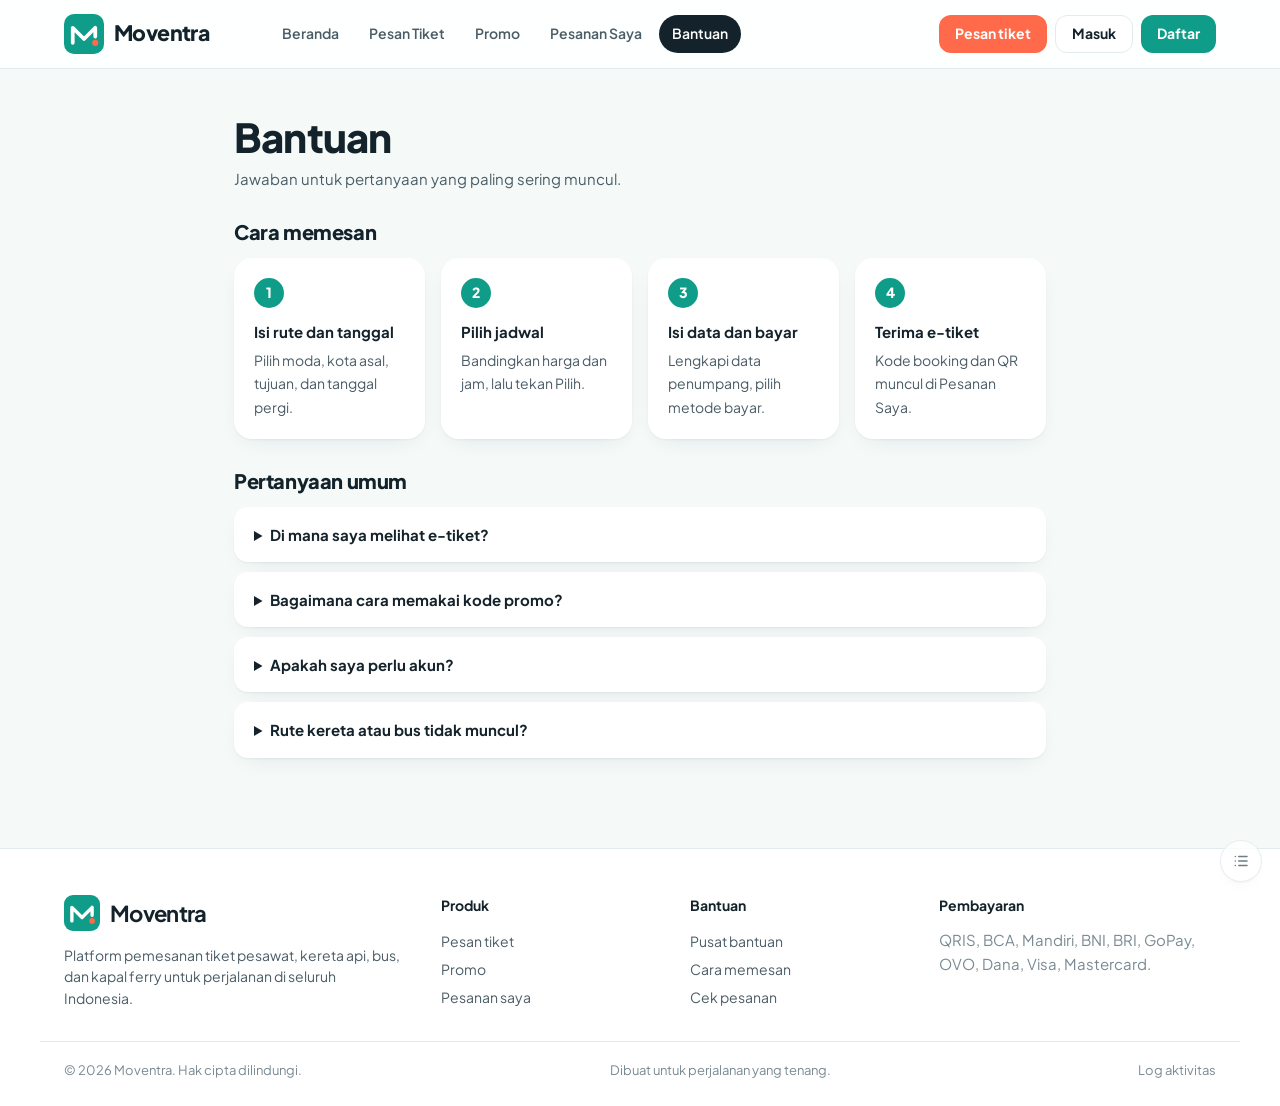
<file: bantuan.html>
<!DOCTYPE html>
<html lang="id">
<head>
<meta charset="UTF-8">
<meta name="viewport" content="width=device-width, initial-scale=1">
<title>Bantuan – Moventra</title>
<meta name="description" content="Pesan tiket pesawat, kereta api, bus, dan kapal ferry dalam satu tempat. Bandingkan harga dan berangkat dengan tenang.">
<link rel="icon" href="data:image/svg+xml,%3Csvg xmlns='http://www.w3.org/2000/svg' viewBox='0 0 64 64'%3E%3Crect width='64' height='64' rx='16' fill='%230F9D8A'/%3E%3Cpath d='M14 46V22l18 18 18-18v14' fill='none' stroke='%23fff' stroke-width='6' stroke-linecap='round' stroke-linejoin='round'/%3E%3Ccircle cx='50' cy='46' r='5' fill='%23FF6B4A'/%3E%3C/svg%3E">
<link rel="preconnect" href="https://fonts.googleapis.com">
<link rel="preconnect" href="https://fonts.gstatic.com" crossorigin>
<link href="https://fonts.googleapis.com/css2?family=Plus+Jakarta+Sans:wght@400;500;600;700;800&display=swap" rel="stylesheet">
<link rel="stylesheet" href="style.css">
</head>
<body data-page="help">

<svg width="0" height="0" style="position:absolute" aria-hidden="true">
  <symbol id="mark" viewBox="0 0 64 64">
    <rect width="64" height="64" rx="16" fill="#0F9D8A"/>
    <path d="M14 46V22l18 18 18-18v14" fill="none" stroke="#FFFFFF" stroke-width="6" stroke-linecap="round" stroke-linejoin="round"/>
    <circle cx="50" cy="46" r="5" fill="#FF6B4A"/>
  </symbol>
</svg>

<header class="nav" id="nav">
  <div class="wrap nav-in">
    <a href="index.html" class="logo" aria-label="Moventra beranda">
      <svg viewBox="0 0 270 64" height="40" role="img" aria-label="Moventra">
        <rect width="64" height="64" rx="16" fill="#0F9D8A"/>
        <path d="M14 46V22l18 18 18-18v14" fill="none" stroke="#FFFFFF" stroke-width="6" stroke-linecap="round" stroke-linejoin="round"/>
        <circle cx="50" cy="46" r="5" fill="#FF6B4A"/>
        <text x="80" y="43" font-family="'Plus Jakarta Sans','Segoe UI',Arial,sans-serif" font-size="34" font-weight="800" letter-spacing="-1" fill="#14232B">Moventra</text>
      </svg>
    </a>
    <nav class="menu" id="menu" aria-label="Menu utama">
      <a href="index.html">Beranda</a>
      <a href="pesan.html">Pesan Tiket</a>
      <a href="promo.html">Promo</a>
      <a href="pesanan.html">Pesanan Saya</a>
      <a href="bantuan.html" class="on">Bantuan</a>
    </nav>
    <div class="nav-act">
      <a class="btn coral sm" href="pesan.html">Pesan tiket</a>
      <button class="btn ghost sm" id="btnLogin">Masuk</button>
      <button class="btn sm" id="btnRegister">Daftar</button>
      <button class="burger" id="burger" aria-label="Buka menu" aria-expanded="false"><span></span><span></span><span></span></button>
    </div>
  </div>
</header>

<main>
<section class="view" id="view-help">
  <div class="wrap sec" style="padding-top:44px;max-width:860px">
    <div class="sec-head"><h1 class="pg-t">Bantuan</h1><p>Jawaban untuk pertanyaan yang paling sering muncul.</p></div>
    <h2 class="h-s">Cara memesan</h2><ol class="how"><li><b>Isi rute dan tanggal</b><span>Pilih moda, kota asal, tujuan, dan tanggal pergi.</span></li><li><b>Pilih jadwal</b><span>Bandingkan harga dan jam, lalu tekan Pilih.</span></li><li><b>Isi data dan bayar</b><span>Lengkapi data penumpang, pilih metode bayar.</span></li><li><b>Terima e-tiket</b><span>Kode booking dan QR muncul di Pesanan Saya.</span></li></ol>
    <h2 class="h-s">Pertanyaan umum</h2>
    <details><summary>Di mana saya melihat e-tiket?</summary><p>Buka menu Pesanan Saya. Tiket terbaru tampil di sana, atau masukkan kode booking untuk mencarinya.</p></details>
    <details><summary>Bagaimana cara memakai kode promo?</summary><p>Tulis kode di kolom Kode promo pada halaman pembayaran, lalu tekan Pakai.</p></details>
    <details><summary>Apakah saya perlu akun?</summary><p>Tidak. Kamu bisa memesan sebagai tamu dengan mengisi kontak pemesan.</p></details>
    <details><summary>Rute kereta atau bus tidak muncul?</summary><p>Kereta hanya melayani kota di Pulau Jawa. Untuk rute antar pulau, pilih pesawat atau kapal ferry.</p></details>
  </div>
</section>
</main>

<footer class="foot">
  <div class="wrap foot-in">
    <div class="foot-brand">
      <a href="index.html" class="logo"><svg width="36" height="36"><use href="#mark"/></svg><b>Moventra</b></a>
      <p>Platform pemesanan tiket pesawat, kereta api, bus, dan kapal ferry untuk perjalanan di seluruh Indonesia.</p>
    </div>
    <div><h4>Produk</h4><a href="pesan.html">Pesan tiket</a><a href="promo.html">Promo</a><a href="pesanan.html">Pesanan saya</a></div>
    <div><h4>Bantuan</h4><a href="bantuan.html">Pusat bantuan</a><a href="bantuan.html">Cara memesan</a><a href="pesanan.html">Cek pesanan</a></div>
    <div><h4>Pembayaran</h4><p class="muted">QRIS, BCA, Mandiri, BNI, BRI, GoPay, OVO, Dana, Visa, Mastercard.</p></div>
  </div>
  <div class="wrap foot-bot"><span>© 2026 Moventra. Hak cipta dilindungi.</span><span>Dibuat untuk perjalanan yang tenang.</span></div>
</footer>

<div class="toast" id="toast" role="status" aria-live="polite"></div>
<div class="modal" id="modal" hidden><div class="modal-box" role="dialog" aria-modal="true" aria-labelledby="mTitle"><h3 id="mTitle"></h3><p id="mBody"></p><div id="mExtra"></div><button class="btn full" id="mClose" type="button">Tutup</button></div></div>

<script src="script.js"></script>
</body>
</html>
</file>
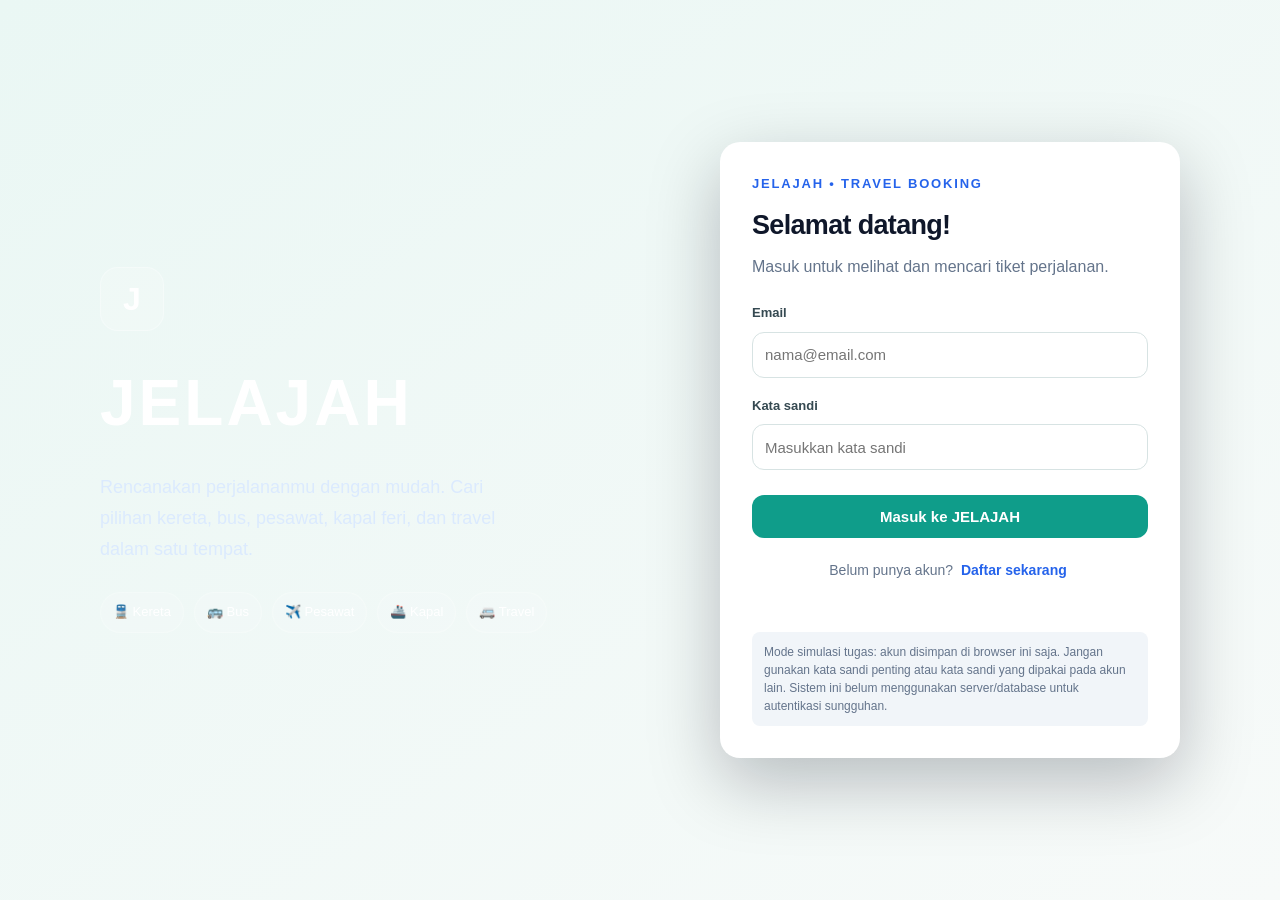
<file: JELAJAH_tampilan_diperbarui.html>
<!DOCTYPE html>
<html lang="id">
<head>
    <meta charset="UTF-8">
    <meta name="viewport" content="width=device-width, initial-scale=1.0">
    <title>JELAJAH - Tiketing Perjalanan</title>

    <style>
        * { box-sizing: border-box; }

        body {
            margin: 0;
            font-family: Arial, sans-serif;
            background: #f1f5f9;
            color: #1e293b;
        }

        header {
            background: linear-gradient(135deg, #075985, #2563eb);
            color: white;
            text-align: center;
            padding: 35px 20px;
        }

        header h1 {
            margin: 0;
            font-size: 38px;
            letter-spacing: 2px;
        }

        header p { margin-bottom: 0; }

        main {
            max-width: 950px;
            margin: 28px auto;
            padding: 0 18px;
        }

        section {
            background: white;
            margin-bottom: 22px;
            padding: 24px;
            border-radius: 12px;
            box-shadow: 0 3px 12px rgba(0, 0, 0, 0.07);
        }

        h2 { margin-top: 0; color: #075985; }

        label {
            display: block;
            margin-bottom: 8px;
            font-weight: bold;
        }

        select, input {
            width: 100%;
            padding: 12px;
            margin-bottom: 16px;
            border: 1px solid #cbd5e1;
            border-radius: 7px;
            background: white;
            font-size: 15px;
        }

        button {
            background: #2563eb;
            color: white;
            border: none;
            border-radius: 7px;
            padding: 11px 17px;
            cursor: pointer;
            font-size: 14px;
            margin: 3px 3px 3px 0;
        }

        button:hover { background: #1d4ed8; }
        .tombol-reset { background: #64748b; }
        .tombol-reset:hover { background: #475569; }
        .tombol-pilih { background: #087e69; }
        .tombol-pilih:hover { background: #065f50; }

        .kartu-tiket {
            border: 1px solid #dbeafe;
            border-radius: 10px;
            padding: 18px;
            margin-bottom: 15px;
            background: #f8fafc;
        }

        .kartu-tiket.aktif { border: 2px solid #087e69; }
        .kartu-tiket.tiket-tidak-tersedia {
            border-color: #fca5a5;
            background: #fff7f7;
        }
        .status-jadwal {
            display: inline-flex;
            align-items: center;
            gap: 6px;
            padding: 7px 11px;
            border-radius: 7px;
            margin: 7px 0 12px;
            font-size: 14px;
            font-weight: 700;
        }
        .status-tersedia {
            color: #166534;
            background: #dcfce7;
        }
        .status-tidak-tersedia {
            color: #991b1b;
            background: #fee2e2;
        }
        .tombol-pilih:disabled {
            background: #9ca3af;
            color: #f8fafc;
            cursor: not-allowed;
            opacity: 1;
        }
        .rail-availability-note {
            margin: 8px 0 0;
            padding: 10px 12px;
            border-left: 3px solid #2563eb;
            background: #eff6ff;
            color: #334155;
            border-radius: 5px;
            font-size: 13px;
            line-height: 1.5;
        }
        .kartu-tiket h3 { color: #075985; margin-top: 0; }
        .info-tiket { color: #475569; margin: 8px 0; }

        .label-jenis {
            display: inline-block;
            padding: 7px 12px;
            margin-bottom: 10px;
            border-radius: 20px;
            font-size: 13px;
            font-weight: bold;
        }

        .jenis-kereta { background: #dbeafe; color: #1d4ed8; }
        .jenis-bus { background: #dcfce7; color: #166534; }
        .jenis-pesawat { background: #ffedd5; color: #9a3412; }
        .jenis-kapal { background: #f3e8ff; color: #7e22ce; }
        .jenis-travel { background: #fef9c3; color: #854d0e; }
        .jenis-whoosh { background: #e0f2fe; color: #075985; }
        .jenis-wisata { background: #fce7f3; color: #9d174d; }

        .harga-tiket {
            color: #15803d;
            font-size: 22px;
            font-weight: bold;
            margin-bottom: 12px;
        }

        .jumlah-tiket { color: #475569; margin-bottom: 18px; }
        .jadwal-toolbar { display: flex; align-items: center; flex-wrap: wrap; gap: 8px; margin: 0 0 16px; }
        .empty-results { background: #fff7ed; border: 1px solid #fed7aa; border-radius: 10px; padding: 16px; color: #9a3412; }
        .empty-results p { margin-top: 0; line-height: 1.6; }

        .log-box {
            background: #0f172a;
            color: #a7f3d0;
            padding: 16px;
            border-radius: 8px;
            white-space: pre-wrap;
            overflow-wrap: anywhere;
            overflow-x: auto;
            min-height: 60px;
            line-height: 1.7;
            font-size: 13px;
        }

        .catatan {
            background: #eff6ff;
            padding: 14px;
            border-left: 4px solid #2563eb;
            border-radius: 5px;
            line-height: 1.7;
            overflow-wrap: anywhere;
        }

        .pointer-info {
            background: #ecfdf5;
            border: 1px solid #a7f3d0;
            border-radius: 8px;
            padding: 15px;
            line-height: 1.7;
            white-space: pre-line;
            overflow-wrap: anywhere;
        }

        .kode-contoh {
            background: #0f172a;
            color: #e2e8f0;
            padding: 15px;
            border-radius: 8px;
            overflow-x: auto;
            line-height: 1.7;
        }

        footer {
            text-align: center;
            padding: 22px;
            background: #0f172a;
            color: white;
            margin-top: 30px;
        }

        /* Antarmuka pencarian kereta: lokal dan antarkota */
        .train-search-section { border: 1px solid #dce5f5; }
        .rail-mode-tabs { display: flex; gap: 10px; margin: 16px 0; }
        .rail-mode-tab { flex: 1; background: #eef2ff; color: #2457b8; border: 1px solid #cbd5e1; border-radius: 12px; padding: 13px 10px; font-weight: 700; }
        .rail-mode-tab.active { background: #2563eb; color: #fff; border-color: #2563eb; }
        .rail-class-filter { margin: 0 0 18px; }
        .rail-class-filter-title { margin: 0 0 10px; color: #475569; font-weight: 700; font-size: 14px; }
        .rail-class-pills { display: flex; gap: 10px; overflow-x: auto; padding: 2px 0 8px; }
        .rail-class-pill { flex: 0 0 auto; background: #eef0f7; color: #2457b8; border: 1px solid transparent; border-radius: 999px; padding: 11px 22px; font-weight: 600; white-space: nowrap; }
        .rail-class-pill.active { background: #155eef; color: #fff; border-color: #155eef; }
        .rail-class-pill:focus-visible { outline: 3px solid #93c5fd; outline-offset: 2px; }
        .kelas-kereta-label { display: inline-block; border-radius: 999px; padding: 6px 10px; margin: 2px 0 8px; font-size: 13px; font-weight: 700; }
        .kelas-kereta-ekonomi { background: #dcfce7; color: #166534; }
        .kelas-kereta-bisnis { background: #fef3c7; color: #92400e; }
        .kelas-kereta-eksekutif { background: #dbeafe; color: #1d4ed8; }
        .rail-search-card { border: 1px solid #d3d9e5; border-radius: 16px; padding: 18px; background: #fff; }
        .rail-station-box { position: relative; border: 1px solid #d3d9e5; border-radius: 14px; padding: 14px 14px 4px; margin-bottom: 14px; }
        .rail-station-box select { border: 0; border-bottom: 1px solid #e2e8f0; border-radius: 0; padding: 10px 4px 14px; margin-bottom: 10px; background: transparent; }
        .rail-station-box select:last-of-type { border-bottom: 0; margin-bottom: 0; }
        .rail-swap-row { display: flex; justify-content: flex-end; margin: -25px 6px 5px; position: relative; z-index: 1; pointer-events: none; }
        .rail-swap-button { pointer-events: auto; border: 1px solid #d3d9e5; background: white; color: #2563eb; border-radius: 50%; width: 42px; height: 42px; padding: 0; font-size: 20px; box-shadow: 0 2px 7px #00000012; }
        .rail-date-row, .rail-passenger-row { display: grid; grid-template-columns: minmax(0, 1fr) minmax(0, 1fr); gap: 12px; border: 1px solid #d3d9e5; border-radius: 14px; padding: 14px; margin-bottom: 14px; }
        .rail-field label { color: #64748b; font-weight: 500; }
        .rail-field input, .rail-field select { margin-bottom: 0; }
        .rail-return-toggle { display: flex; align-items: center; gap: 8px; margin-top: 8px; color: #475569; font-size: 14px; }
        .rail-return-toggle input { width: auto; margin: 0; }
        .rail-search-button { width: 100%; padding: 16px; border-radius: 12px; font-size: 17px; font-weight: 700; margin-top: 4px; }
        .rail-search-message { margin: 12px 0 0; color: #475569; line-height: 1.5; }
        .recent-header { display: flex; justify-content: space-between; align-items: center; gap: 12px; margin-top: 24px; }
        .recent-header h3 { margin: 0; color: #0f172a; }
        .recent-header-actions { display: flex; align-items: center; gap: 8px; flex-wrap: wrap; }
        .recent-header-actions button { margin: 0; }
        .recent-search-list { display: grid; grid-template-columns: repeat(2, minmax(0, 1fr)); gap: 12px; margin-top: 12px; }
        .recent-search-card { border: 1px solid #d8dce5; border-radius: 12px; overflow: hidden; background: #f8fafc; }
        .recent-search-card-head { background: #64748b; color: white; padding: 10px 12px; font-size: 13px; }
        .recent-search-card-body { padding: 13px; }
        .recent-station { font-weight: 600; margin: 6px 0; overflow-wrap: anywhere; }
        .recent-station small { display: block; color: #64748b; font-weight: 400; margin-top: 2px; }
        .recent-date { color: #64748b; font-size: 13px; margin: 12px 0; }
        .recent-search-card button { width: 100%; }
        .recent-empty { grid-column: 1 / -1; background: #f8fafc; border: 1px dashed #cbd5e1; padding: 18px; border-radius: 12px; color: #64748b; }
        @media (max-width: 600px) {
            .rail-date-row, .rail-passenger-row, .recent-search-list { grid-template-columns: 1fr; }
            .rail-mode-tabs { gap: 6px; }
            .rail-mode-tab { padding: 11px 5px; font-size: 13px; }
            .recent-header { align-items: flex-start; flex-direction: column; }
            .recent-header-actions { width: 100%; }
            .recent-header-actions button { flex: 1; }
        }

        @media (max-width: 600px) {
            header h1 { font-size: 30px; }
            main { padding: 0 12px; }
            section { padding: 17px; }
        }



        /* Beranda pilihan transportasi */
        .home-transport-section {
            background: transparent;
            box-shadow: none;
            padding: 8px 0 4px;
        }

        .home-title {
            margin: 0 0 8px;
            color: #0f172a;
            font-size: 28px;
        }

        .home-description {
            color: #64748b;
            margin: 0 0 20px;
            line-height: 1.6;
        }

        .transport-grid {
            display: grid;
            grid-template-columns: repeat(3, minmax(0, 1fr));
            gap: 14px;
        }

        .transport-card {
            width: 100%;
            min-height: 142px;
            margin: 0;
            padding: 18px 12px;
            display: flex;
            flex-direction: column;
            align-items: center;
            justify-content: center;
            gap: 9px;
            border: 1px solid #dbeafe;
            border-radius: 16px;
            background: #ffffff;
            color: #0f172a;
            box-shadow: 0 5px 16px rgba(15, 23, 42, 0.05);
            transition: transform 0.15s ease, box-shadow 0.15s ease, border-color 0.15s ease;
        }

        .transport-card:hover {
            background: #f8fbff;
            color: #0f172a;
            border-color: #60a5fa;
            transform: translateY(-2px);
            box-shadow: 0 10px 22px rgba(37, 99, 235, 0.10);
        }

        .transport-card.selected {
            border: 2px solid #2563eb;
            background: #eff6ff;
        }

        .transport-icon {
            display: grid;
            place-items: center;
            width: 58px;
            height: 58px;
            border-radius: 18px;
            font-size: 31px;
        }

        .icon-all { background: #e2e8f0; }
        .icon-kereta { background: #dbeafe; }
        .icon-bus { background: #dcfce7; }
        .icon-pesawat { background: #ffedd5; }
        .icon-kapal { background: #f3e8ff; }
        .icon-travel { background: #fef9c3; }
        .icon-whoosh { background: #e0f2fe; }
        .icon-wisata { background: #fce7f3; }

        .transport-name {
            font-size: 15px;
            font-weight: 700;
        }

        .transport-count {
            color: #64748b;
            font-size: 12px;
            font-weight: normal;
        }

        .workspace-top {
            display: flex;
            justify-content: space-between;
            align-items: center;
            flex-wrap: wrap;
            gap: 12px;
            margin-bottom: 18px;
        }

        .workspace-top p { margin: 0; color: #64748b; }
        .back-home-button { background: #475569; }
        .back-home-button:hover { background: #334155; }
        .jadwal-subtitle { color: #64748b; line-height: 1.6; margin-top: -6px; }
        #jadwalTitle { scroll-margin-top: 18px; }


        /* Form pemesanan tiket */
        .booking-summary {
            border: 1px solid #bfdbfe;
            background: #eff6ff;
            border-radius: 12px;
            padding: 16px;
            margin: 16px 0 20px;
            line-height: 1.8;
        }

        .booking-summary strong { color: #075985; }

        .booking-form-grid {
            display: grid;
            grid-template-columns: repeat(2, minmax(0, 1fr));
            gap: 0 16px;
        }

        .booking-total {
            display: flex;
            justify-content: space-between;
            align-items: center;
            gap: 12px;
            flex-wrap: wrap;
            background: #f0fdf4;
            border: 1px solid #bbf7d0;
            border-radius: 10px;
            padding: 16px;
            margin: 10px 0 16px;
        }

        .booking-total strong {
            color: #15803d;
            font-size: 23px;
        }

        .booking-hint {
            color: #64748b;
            font-size: 13px;
            line-height: 1.6;
        }

        .booking-result {
            margin-top: 18px;
            padding: 16px;
            border-radius: 10px;
            background: #ecfdf5;
            color: #065f46;
            border: 1px solid #a7f3d0;
            line-height: 1.8;
            white-space: pre-line;
            overflow-wrap: anywhere;
        }

        @media (max-width: 600px) {
            .booking-form-grid { grid-template-columns: 1fr; }
        }

        @media (max-width: 600px) {
            .transport-grid { grid-template-columns: repeat(2, minmax(0, 1fr)); gap: 10px; }
            .transport-card { min-height: 128px; }
            .home-title { font-size: 24px; }
        }

        /* Rekomendasi rute travel: tampil hanya pada kategori Travel. */
        .travel-recommendations-section {
            border: 1px solid #dbeafe;
            background: linear-gradient(135deg, #ffffff 0%, #f8fbff 100%);
        }

        .travel-rec-grid {
            display: grid;
            grid-template-columns: repeat(2, minmax(0, 1fr));
            gap: 12px;
            margin-top: 14px;
        }

        .travel-rec-card {
            display: flex;
            flex-direction: column;
            align-items: flex-start;
            gap: 7px;
            width: 100%;
            padding: 15px;
            margin: 0;
            text-align: left;
            white-space: normal;
            color: #0f172a;
            background: #ffffff;
            border: 1px solid #dbeafe;
            border-radius: 12px;
            box-shadow: 0 2px 8px rgba(15, 23, 42, .04);
        }

        .travel-rec-card:hover {
            color: #0f172a;
            background: #eff6ff;
            border-color: #60a5fa;
        }

        .travel-rec-route {
            font-weight: 700;
            font-size: 16px;
            color: #075985;
        }

        .travel-rec-note {
            font-size: 13px;
            line-height: 1.45;
            font-weight: 400;
            color: #64748b;
        }

        .travel-rec-action {
            margin-top: 2px;
            color: #2563eb;
            font-size: 13px;
            font-weight: 700;
        }

        @media (max-width: 600px) {
            .travel-rec-grid { grid-template-columns: 1fr; }
        }

        /* Halaman login dan pendaftaran */
        .hidden { display: none !important; }

        .auth-page {
            min-height: 100vh;
            display: grid;
            grid-template-columns: minmax(0, 1fr) minmax(320px, 460px);
            align-items: center;
            gap: 48px;
            padding: 44px max(24px, calc((100vw - 1080px) / 2));
            background:
                radial-gradient(circle at 15% 15%, rgba(96, 165, 250, 0.25), transparent 35%),
                linear-gradient(135deg, #082f49, #075985 48%, #2563eb);
        }

        .auth-brand {
            color: white;
            max-width: 520px;
            padding: 18px 0;
        }

        .auth-brand-mark {
            display: inline-flex;
            align-items: center;
            justify-content: center;
            width: 64px;
            height: 64px;
            border-radius: 18px;
            background: rgba(255,255,255,0.16);
            border: 1px solid rgba(255,255,255,0.32);
            font-size: 32px;
            font-weight: 800;
            margin-bottom: 22px;
        }

        .auth-brand h1 {
            font-size: clamp(42px, 5vw, 68px);
            letter-spacing: 3px;
            margin: 0 0 14px;
        }

        .auth-brand p {
            color: #dbeafe;
            font-size: 18px;
            line-height: 1.7;
            max-width: 440px;
        }

        .auth-features {
            display: flex;
            flex-wrap: wrap;
            gap: 10px;
            margin-top: 28px;
        }

        .auth-features span {
            background: rgba(255,255,255,0.12);
            border: 1px solid rgba(255,255,255,0.22);
            padding: 9px 12px;
            border-radius: 999px;
            font-size: 13px;
        }

        .auth-card {
            width: 100%;
            max-width: 460px;
            justify-self: end;
            background: #ffffff;
            border-radius: 20px;
            padding: 32px;
            box-shadow: 0 24px 70px rgba(2, 6, 23, 0.25);
        }

        .auth-card .auth-small-mark {
            color: #2563eb;
            font-size: 13px;
            font-weight: bold;
            letter-spacing: 1.8px;
            margin-bottom: 10px;
        }

        .auth-card h2 {
            color: #0f172a;
            margin: 0 0 8px;
            font-size: 27px;
        }

        .auth-subtitle {
            color: #64748b;
            margin: 0 0 24px;
            line-height: 1.5;
        }

        .auth-card label { margin-top: 13px; }
        .auth-card input { margin-bottom: 5px; }

        .auth-submit {
            width: 100%;
            padding: 13px 16px;
            margin: 20px 0 12px;
            font-size: 15px;
            font-weight: bold;
            border-radius: 9px;
        }

        .auth-switch {
            margin: 8px 0 0;
            text-align: center;
            color: #64748b;
            font-size: 14px;
        }

        .auth-link {
            border: 0;
            background: transparent;
            color: #2563eb;
            font-weight: bold;
            padding: 4px;
            margin: 0;
            font-size: 14px;
        }

        .auth-link:hover { background: #eff6ff; }

        .auth-message {
            min-height: 20px;
            margin: 12px 0 0;
            font-size: 14px;
            line-height: 1.5;
        }

        .auth-message.error { color: #b91c1c; }
        .auth-message.success { color: #047857; }

        .auth-notice {
            background: #f1f5f9;
            color: #64748b;
            border-radius: 8px;
            padding: 11px 12px;
            font-size: 12px;
            line-height: 1.5;
            margin-top: 18px;
        }

        .user-bar {
            background: #e0f2fe;
            border-bottom: 1px solid #bae6fd;
            padding: 12px max(18px, calc((100vw - 914px) / 2));
            display: flex;
            align-items: center;
            justify-content: space-between;
            gap: 12px;
            flex-wrap: wrap;
        }

        .user-bar p { margin: 0; color: #075985; }
        .user-bar strong { color: #0c4a6e; }
        .logout-button { background: #dc2626; margin: 0; }
        .logout-button:hover { background: #b91c1c; }

        @media (max-width: 800px) {
            .auth-page {
                grid-template-columns: 1fr;
                gap: 24px;
                padding: 28px 18px;
            }
            .auth-brand { text-align: center; margin: 0 auto; }
            .auth-brand h1 { font-size: 42px; }
            .auth-brand p { font-size: 15px; }
            .auth-brand-mark { width: 52px; height: 52px; font-size: 27px; margin-bottom: 12px; }
            .auth-features { justify-content: center; margin-top: 18px; }
            .auth-card { justify-self: center; padding: 25px 22px; }
        }

    

        /* Bagian penjelasan konsep tetap ada di source code, tetapi tidak ditampilkan di UI utama. */
        .konsep-struktur-data,
        .tiket-aktif-debug {
            display: none !important;
        }

        /* Log bisa dibuka saat demo, tetapi tidak memenuhi halaman sejak awal. */
        .log-details > summary {
            cursor: pointer;
            color: #075985;
            font-size: 1.75rem;
            font-weight: 700;
            line-height: 1.3;
            list-style-position: inside;
            user-select: none;
        }

        .log-details[open] > summary {
            margin-bottom: 12px;
        }

        .log-details > summary::marker {
            color: #2563eb;
        }

    
        /* ===== Penyegaran tampilan beranda ===== */
        header {
            padding: 23px 20px 25px;
            background:
                radial-gradient(circle at 12% 15%, rgba(255,255,255,.12), transparent 28%),
                linear-gradient(120deg, #075985 0%, #1767bb 55%, #2563eb 100%);
        }

        header h1 {
            font-size: 36px;
            letter-spacing: 2.5px;
        }

        header p {
            margin: 7px 0 0;
            line-height: 1.45;
        }

        header p:last-child {
            display: inline-block;
            padding: 5px 11px;
            margin-top: 9px;
            border: 1px solid rgba(255,255,255,.25);
            border-radius: 999px;
            background: rgba(255,255,255,.09);
            font-size: 13px;
        }

        .user-bar {
            padding-top: 10px;
            padding-bottom: 10px;
            background: #eaf5ff;
        }

        .home-transport-section {
            padding-top: 0;
            margin-top: 17px;
            margin-bottom: 20px;
        }

        .home-title {
            font-size: 27px;
            line-height: 1.25;
            letter-spacing: -.35px;
        }

        .home-description {
            max-width: 850px;
            margin-bottom: 17px;
            line-height: 1.55;
        }

        .transport-grid {
            grid-template-columns: repeat(4, minmax(0, 1fr));
            gap: 12px;
        }

        .transport-card {
            min-height: 136px;
            padding: 14px 10px;
            border-color: #e0eafe;
            box-shadow: 0 4px 14px rgba(15, 23, 42, .045);
        }

        .transport-icon {
            width: 52px;
            height: 52px;
            border-radius: 16px;
            font-size: 28px;
        }

        .transport-name {
            font-size: 14px;
            line-height: 1.35;
            text-align: center;
        }

        .transport-count {
            display: block;
            text-align: center;
            line-height: 1.35;
        }

        #homeTransportSection > .auth-notice {
            margin-top: 14px;
            border: 1px solid #e2e8f0;
            background: rgba(255,255,255,.78);
        }

        @media (max-width: 900px) {
            .transport-grid {
                grid-template-columns: repeat(3, minmax(0, 1fr));
            }
        }

        @media (max-width: 600px) {
            header {
                padding: 20px 14px 21px;
            }

            header h1 {
                font-size: 31px;
            }

            header p:last-child {
                font-size: 12px;
            }

            .user-bar {
                padding: 11px 14px;
            }

            .home-transport-section {
                margin-top: 12px;
                padding: 0;
            }

            .home-title {
                font-size: 23px;
            }

            .home-description {
                font-size: 14px;
                margin-bottom: 14px;
            }

            .transport-grid {
                grid-template-columns: repeat(2, minmax(0, 1fr));
                gap: 9px;
            }

            .transport-card {
                min-height: 122px;
                padding: 12px 7px;
                border-radius: 13px;
            }

            .transport-icon {
                width: 47px;
                height: 47px;
                font-size: 25px;
            }

            .transport-name {
                font-size: 13px;
            }

            .transport-count {
                font-size: 11px;
            }
        }

    

        /* Menu akun di pojok kanan atas */
        .app-header { position: relative; padding-top: 68px; }
        .header-actions {
            position: absolute;
            top: 14px;
            right: max(16px, calc((100vw - 1180px) / 2));
            display: flex;
            align-items: center;
            justify-content: flex-end;
            gap: 8px;
            flex-wrap: wrap;
            z-index: 2;
        }
        .header-action-button {
            margin: 0;
            padding: 9px 12px;
            border-radius: 9px;
            color: #fff;
            background: rgba(255,255,255,.14);
            border: 1px solid rgba(255,255,255,.38);
            font-size: 13px;
            font-weight: 700;
            white-space: nowrap;
        }
        .header-action-button:hover { background: rgba(255,255,255,.25); }
        .header-action-button.logout-button { background: #dc2626; border-color: #dc2626; }
        .header-action-button.logout-button:hover { background: #b91c1c; }
        .user-bar { min-height: 48px; }

        /* Modal Pesanan Saya dan Pengaturan */
        .utility-modal {
            position: fixed;
            inset: 0;
            z-index: 1000;
            display: flex;
            align-items: center;
            justify-content: center;
            padding: 18px;
            background: rgba(15, 23, 42, .58);
        }
        .utility-panel {
            width: min(720px, 100%);
            max-height: min(88vh, 900px);
            overflow: auto;
            background: #fff;
            color: #1e293b;
            border-radius: 18px;
            padding: 24px;
            box-shadow: 0 24px 70px rgba(15, 23, 42, .28);
        }
        .utility-panel-header {
            display: flex;
            align-items: flex-start;
            justify-content: space-between;
            gap: 16px;
            margin-bottom: 16px;
        }
        .utility-panel-header h2 { margin: 0 0 7px; }
        .utility-panel-header p { color: #64748b; margin: 0; line-height: 1.5; }
        .utility-close-button {
            background: #f1f5f9;
            color: #334155;
            border: 1px solid #e2e8f0;
            border-radius: 9px;
            font-size: 20px;
            line-height: 1;
            padding: 9px 11px;
            margin: 0;
            flex: 0 0 auto;
        }
        .utility-close-button:hover { background: #e2e8f0; }
        .utility-notice {
            padding: 12px 14px;
            margin-bottom: 15px;
            border-left: 4px solid #2563eb;
            background: #eff6ff;
            border-radius: 8px;
            color: #334155;
            line-height: 1.5;
            font-size: 13px;
        }
        .orders-list { display: grid; gap: 12px; }
        .order-card {
            background: #f8fafc;
            border: 1px solid #dbeafe;
            border-radius: 12px;
            padding: 15px;
        }
        .order-card-top { display: flex; align-items: flex-start; justify-content: space-between; gap: 12px; flex-wrap: wrap; }
        .order-card h3 { color: #075985; margin: 0 0 6px; font-size: 17px; }
        .order-code { color: #64748b; font-size: 12px; margin: 0; }
        .order-status { display: inline-block; padding: 5px 9px; border-radius: 999px; color: #166534; background: #dcfce7; font-size: 12px; font-weight: 700; }
        .order-detail { margin: 8px 0 0; line-height: 1.55; overflow-wrap: anywhere; color: #334155; }
        .order-total { margin-top: 10px; color: #15803d; font-size: 18px; font-weight: 700; }
        .orders-empty { text-align: center; padding: 28px 16px; border: 1px dashed #cbd5e1; border-radius: 12px; color: #64748b; line-height: 1.6; }
        .orders-empty strong { display: block; margin-bottom: 6px; color: #334155; font-size: 17px; }
        .utility-footer { display: flex; align-items: center; justify-content: flex-end; gap: 8px; flex-wrap: wrap; margin-top: 20px; }
        .utility-footer button { margin: 0; }
        .utility-primary-button { background: #2563eb; color: #fff; padding: 11px 16px; border-radius: 8px; font-weight: 700; }
        .settings-group { padding: 15px 0; border-bottom: 1px solid #e2e8f0; }
        .settings-group h3 { margin: 0 0 12px; color: #075985; font-size: 16px; }
        .settings-profile-row { display: flex; align-items: baseline; justify-content: space-between; gap: 14px; margin: 8px 0; }
        .settings-profile-row span, .settings-help { color: #64748b; }
        .settings-profile-row strong { text-align: right; overflow-wrap: anywhere; }
        .settings-group select { margin-bottom: 0; }
        .settings-help { font-size: 13px; line-height: 1.5; margin: 8px 0 0; }
        .settings-message { min-height: 1.2em; margin: 12px 0 0; color: #047857; font-weight: 600; }
        .compact-view main > section:not(.home-transport-section) { padding: 16px; margin-bottom: 14px; }
        .compact-view .kartu-tiket { padding: 12px; margin-bottom: 10px; }
        .compact-view .transport-card { min-height: 112px; }

        @media (max-width: 700px) {
            .app-header { padding-top: 18px; }
            .header-actions { position: static; justify-content: center; margin: 0 auto 14px; max-width: 100%; }
            .header-action-button { padding: 8px 10px; font-size: 12px; }
            .utility-modal { padding: 10px; align-items: flex-end; }
            .utility-panel { padding: 18px; border-radius: 16px 16px 10px 10px; max-height: 92vh; }
            .settings-profile-row { align-items: flex-start; flex-direction: column; gap: 3px; }
            .settings-profile-row strong { text-align: left; }
        }


        /* ===== Penyempurnaan aksesibilitas & kenyamanan ===== */
        a:focus-visible, button:focus-visible, select:focus-visible, input:focus-visible, summary:focus-visible {
            outline: 3px solid #93c5fd;
            outline-offset: 2px;
        }
        button:disabled { cursor: not-allowed; }
        .tombol-pilih.sudah-dipesan, .tombol-pilih.sudah-dipesan:disabled {
            background: #166534;
            color: #fff;
            opacity: 1;
        }
        body.modal-terbuka { overflow: hidden; }
        @media (prefers-reduced-motion: reduce) {
            *, *::before, *::after {
                animation-duration: 0.001ms !important;
                transition-duration: 0.001ms !important;
                scroll-behavior: auto !important;
            }
        }

        /* ===== JELAJAH visual refresh — terinspirasi pola layout Moventra ===== */
        @import url('https://fonts.googleapis.com/css2?family=Plus+Jakarta+Sans:wght@400;500;600;700;800&display=swap');
        :root {
            --jelajah-teal: #0f9d8a;
            --jelajah-teal-dark: #0a7468;
            --jelajah-teal-soft: #e3f5f2;
            --jelajah-coral: #ff6b4a;
            --jelajah-ink: #14232b;
            --jelajah-muted: #647780;
            --jelajah-line: #dfe9e9;
            --jelajah-bg: #f4f9f8;
        }
        html { scroll-behavior: smooth; }
        body {
            font-family: 'Plus Jakarta Sans', 'Segoe UI', Arial, sans-serif;
            color: var(--jelajah-ink);
            background:
                radial-gradient(ellipse at 8% 0%, rgba(15,157,138,.07), transparent 34rem),
                var(--jelajah-bg);
            line-height: 1.58;
            -webkit-font-smoothing: antialiased;
        }
        .app-header {
            position: relative;
            overflow: hidden;
            padding: 78px 20px 48px;
            background: linear-gradient(135deg, #0b3b3a 0%, #0f6f66 58%, #0f9d8a 120%);
            color: #fff;
            text-align: left;
            box-shadow: 0 14px 38px rgba(10, 74, 68, .16);
        }
        .app-header::before, .app-header::after {
            content: "";
            position: absolute;
            border: 1px solid rgba(255,255,255,.15);
            border-radius: 50%;
            pointer-events: none;
        }
        .app-header::before { width: 420px; height: 420px; right: -100px; top: -250px; }
        .app-header::after { width: 300px; height: 300px; right: 70px; top: -200px; }
        .app-header h1, .app-header p { position: relative; z-index: 1; max-width: 1180px; margin-left: auto; margin-right: auto; }
        .app-header h1 { font-size: clamp(34px, 5vw, 54px); font-weight: 800; letter-spacing: -.04em; line-height: 1.08; }
        .app-header p { color: rgba(255,255,255,.82); font-size: 15px; }
        .app-header p:first-of-type { margin-top: 12px; font-size: 18px; }
        .header-actions { right: max(18px, calc((100vw - 1180px)/2)); top: 16px; gap: 7px; }
        .header-action-button {
            border: 1px solid rgba(255,255,255,.24);
            background: rgba(255,255,255,.12);
            backdrop-filter: blur(10px);
            border-radius: 999px;
            padding: 9px 14px;
            font-weight: 700;
            transition: transform .18s ease, background .18s ease;
        }
        .header-action-button:hover { background: rgba(255,255,255,.23); transform: translateY(-1px); }
        .header-action-button.logout-button { background: var(--jelajah-coral); border-color: transparent; }
        .header-action-button.logout-button:hover { background: #e8512f; }
        .user-bar {
            background: #fff;
            border-bottom: 1px solid var(--jelajah-line);
            padding: 13px max(18px, calc((100vw - 1180px)/2));
            box-shadow: 0 4px 14px rgba(20,35,43,.025);
        }
        .user-bar p { color: var(--jelajah-muted); }
        .user-bar strong { color: var(--jelajah-teal-dark); }
        main { max-width: 1180px; margin: 28px auto 54px; padding: 0 22px; }
        section {
            border: 1px solid rgba(223,233,233,.9);
            border-radius: 20px;
            padding: clamp(18px, 3vw, 30px);
            margin-bottom: 22px;
            background: rgba(255,255,255,.96);
            box-shadow: 0 2px 5px rgba(20,35,43,.025), 0 14px 30px -22px rgba(20,35,43,.22);
        }
        h2 { color: var(--jelajah-ink); font-weight: 800; letter-spacing: -.025em; }
        h3 { color: var(--jelajah-ink); }
        .home-transport-section { padding: 8px 0 4px; }
        .home-title { font-size: clamp(23px, 3vw, 30px); letter-spacing: -.035em; }
        .home-description, .jadwal-subtitle { color: var(--jelajah-muted); line-height: 1.7; }
        .transport-grid { gap: 16px; }
        .transport-card {
            min-height: 150px;
            border: 1px solid var(--jelajah-line);
            border-radius: 18px;
            background: linear-gradient(180deg, #fff, #fbfefd);
            box-shadow: 0 3px 8px rgba(20,35,43,.025);
            transition: transform .2s ease, box-shadow .2s ease, border-color .2s ease;
        }
        .transport-card:hover {
            transform: translateY(-4px);
            border-color: rgba(15,157,138,.55);
            box-shadow: 0 16px 28px -18px rgba(10,116,104,.38);
        }
        button, input, select { font-family: inherit; }
        button {
            border-radius: 12px;
            background: var(--jelajah-teal);
            font-weight: 700;
            transition: transform .16s ease, box-shadow .16s ease, background .16s ease;
        }
        button:hover { background: var(--jelajah-teal-dark); }
        button:not(:disabled):hover { transform: translateY(-1px); }
        .tombol-reset { background: #edf3f3; color: #41555d; border: 1px solid var(--jelajah-line); }
        .tombol-reset:hover { background: #e2ebea; color: var(--jelajah-ink); }
        .tombol-pilih { background: var(--jelajah-teal); }
        .tombol-pilih:hover { background: var(--jelajah-teal-dark); }
        select, input {
            border: 1px solid #d7e3e3;
            border-radius: 12px;
            min-height: 46px;
            background-color: #fff;
            transition: border-color .15s ease, box-shadow .15s ease;
        }
        select:focus, input:focus {
            outline: none;
            border-color: var(--jelajah-teal);
            box-shadow: 0 0 0 4px rgba(15,157,138,.11);
        }
        label { color: #354951; font-size: 13px; font-weight: 700; }
        .kartu-tiket {
            border: 1px solid var(--jelajah-line);
            border-radius: 16px;
            padding: 20px;
            background: linear-gradient(145deg, #fff, #fbfefd);
            box-shadow: 0 3px 10px rgba(20,35,43,.025);
            transition: border-color .18s ease, box-shadow .18s ease;
        }
        .kartu-tiket:hover { border-color: #a7dcd4; box-shadow: 0 10px 24px -18px rgba(10,116,104,.4); }
        .kartu-tiket.aktif { border: 2px solid var(--jelajah-teal); background: #f5fcfa; }
        .kartu-tiket.tiket-tidak-tersedia { border-color: #fecaca; background: #fff8f7; }
        .status-tersedia { color: #08745e; background: #e1f7ef; border-radius: 999px; }
        .status-tidak-tersedia { color: #a12b2b; background: #ffebeb; border-radius: 999px; }
        .auth-page { background: linear-gradient(145deg, #eaf7f4, #f7faf9); }
        .auth-panel, .utility-panel { border-radius: 22px; box-shadow: 0 24px 70px -35px rgba(20,35,43,.35); }
        .auth-submit, .utility-primary-button { background: var(--jelajah-teal); border-radius: 12px; }
        .auth-submit:hover, .utility-primary-button:hover { background: var(--jelajah-teal-dark); }
        .travel-rec-card { border-radius: 16px; border-color: var(--jelajah-line); transition: transform .18s ease, box-shadow .18s ease; }
        .travel-rec-card:hover { transform: translateY(-3px); box-shadow: 0 14px 28px -20px rgba(10,116,104,.45); }
        :focus-visible { outline: 3px solid rgba(15,157,138,.45); outline-offset: 3px; }
        @media (max-width: 700px) {
            .app-header { padding: 82px 18px 30px; text-align: center; }
            .app-header h1 { font-size: 36px; }
            .header-actions { position: relative; inset: auto; justify-content: center; margin: 0 auto 22px; }
            .header-action-button { padding: 8px 10px; font-size: 12px; }
            main { margin-top: 18px; padding: 0 13px; }
            section { border-radius: 16px; padding: 18px; margin-bottom: 16px; }
            .transport-grid { gap: 10px; }
            .transport-card { min-height: 120px; }
        }

    </style>
</head>
<body>
    <!-- Halaman awal: masuk atau daftar -->
    <div id="authView" class="auth-page">
        <div class="auth-brand">
            <div class="auth-brand-mark">J</div>
            <h1>JELAJAH</h1>
            <p>Rencanakan perjalananmu dengan mudah. Cari pilihan kereta, bus, pesawat, kapal feri, dan travel dalam satu tempat.</p>
            <div class="auth-features">
                <span>🚆 Kereta</span>
                <span>🚌 Bus</span>
                <span>✈️ Pesawat</span>
                <span>🚢 Kapal</span>
                <span>🚐 Travel</span>
            </div>
        </div>

        <div class="auth-card">
            <div class="auth-small-mark">JELAJAH • TRAVEL BOOKING</div>

            <div id="loginPanel">
                <h2>Selamat datang!</h2>
                <p class="auth-subtitle">Masuk untuk melihat dan mencari tiket perjalanan.</p>
                <form id="loginForm">
                    <label for="loginEmail">Email</label>
                    <input id="loginEmail" type="email" autocomplete="email" placeholder="nama@email.com" required>

                    <label for="loginPassword">Kata sandi</label>
                    <input id="loginPassword" type="password" autocomplete="current-password" placeholder="Masukkan kata sandi" required>

                    <button class="auth-submit" type="submit">Masuk ke JELAJAH</button>
                </form>
                <p class="auth-switch">Belum punya akun?
                    <button id="showRegister" class="auth-link" type="button">Daftar sekarang</button>
                </p>
            </div>

            <div id="registerPanel" class="hidden">
                <h2>Buat akun baru</h2>
                <p class="auth-subtitle">Daftar terlebih dahulu untuk mulai menjelajah.</p>
                <form id="registerForm">
                    <label for="registerName">Nama lengkap</label>
                    <input id="registerName" type="text" autocomplete="name" placeholder="Nama kamu" minlength="2" required>

                    <label for="registerEmail">Email</label>
                    <input id="registerEmail" type="email" autocomplete="email" placeholder="nama@email.com" required>

                    <label for="registerPassword">Kata sandi</label>
                    <input id="registerPassword" type="password" autocomplete="new-password" placeholder="Minimal 6 karakter" minlength="6" required>

                    <label for="confirmPassword">Konfirmasi kata sandi</label>
                    <input id="confirmPassword" type="password" autocomplete="new-password" placeholder="Ulangi kata sandi" minlength="6" required>

                    <button class="auth-submit" type="submit">Buat Akun</button>
                </form>
                <p class="auth-switch">Sudah punya akun?
                    <button id="showLogin" class="auth-link" type="button">Masuk</button>
                </p>
            </div>

            <p id="authMessage" class="auth-message" role="status" aria-live="polite"></p>
            <div class="auth-notice">Mode simulasi tugas: akun disimpan di browser ini saja. Jangan gunakan kata sandi penting atau kata sandi yang dipakai pada akun lain. Sistem ini belum menggunakan server/database untuk autentikasi sungguhan.</div>
        </div>
    </div>

    <!-- Aplikasi utama hanya ditampilkan setelah login berhasil -->
    <div id="appView" class="hidden">
    <header class="app-header">
        <div class="header-actions" aria-label="Menu akun">
            <button type="button" id="ordersButton" class="header-action-button">🎫 Pesanan Saya</button>
            <button type="button" id="settingsButton" class="header-action-button">⚙️ Pengaturan</button>
            <button type="button" id="logoutButton" class="header-action-button logout-button">Keluar ↗</button>
        </div>
        <h1>JELAJAH</h1>
        <p>Temukan perjalanan terbaikmu</p>
        <p>Website Pemesanan Tiket Perjalanan</p>
    </header>

    <div class="user-bar">
        <p>Halo, <strong id="currentUserName">Pengguna</strong>! Selamat datang di JELAJAH.</p>
    </div>

    <!-- Panel Pesanan Saya: berisi konfirmasi pemesanan simulasi pengguna yang sedang login. -->
    <div id="ordersModal" class="utility-modal hidden" role="dialog" aria-modal="true" aria-labelledby="ordersModalTitle">
        <div class="utility-panel">
            <div class="utility-panel-header">
                <div>
                    <h2 id="ordersModalTitle">🎫 Pesanan Saya</h2>
                    <p>Daftar pemesanan yang telah kamu konfirmasi di JELAJAH.</p>
                </div>
                <button type="button" id="closeOrdersModal" class="utility-close-button" aria-label="Tutup Pesanan Saya">✕</button>
            </div>
            <div class="utility-notice">Ini adalah riwayat pesanan simulasi untuk tugas kuliah. Tidak ada pembayaran atau pemesanan nyata ke operator.</div>
            <div id="ordersList" class="orders-list"></div>
            <div class="utility-footer">
                <button type="button" id="clearOrdersButton" class="tombol-reset">Hapus Riwayat Pesanan</button>
                <button type="button" id="closeOrdersFooter" class="utility-primary-button">Tutup</button>
            </div>
        </div>
    </div>

    <!-- Panel Pengaturan pengguna. -->
    <div id="settingsModal" class="utility-modal hidden" role="dialog" aria-modal="true" aria-labelledby="settingsModalTitle">
        <div class="utility-panel">
            <div class="utility-panel-header">
                <div>
                    <h2 id="settingsModalTitle">⚙️ Pengaturan</h2>
                    <p>Atur preferensi penggunaan JELAJAH.</p>
                </div>
                <button type="button" id="closeSettingsModal" class="utility-close-button" aria-label="Tutup Pengaturan">✕</button>
            </div>

            <div class="settings-group">
                <h3>Profil akun</h3>
                <p class="settings-profile-row"><span>Nama</span><strong id="settingsProfileName">Pengguna</strong></p>
                <p class="settings-profile-row"><span>Email</span><strong id="settingsProfileEmail">-</strong></p>
            </div>

            <form id="settingsForm">
                <div class="settings-group">
                    <h3>Preferensi perjalanan</h3>
                    <label for="defaultPassengerCount">Jumlah kursi/tiket default</label>
                    <select id="defaultPassengerCount">
                        <option value="1">1 orang</option>
                        <option value="2">2 orang</option>
                        <option value="3">3 orang</option>
                        <option value="4">4 orang</option>
                        <option value="5">5 orang</option>
                    </select>
                    <p class="settings-help">Pilihan ini akan menjadi jumlah awal ketika kamu membuka form pemesanan.</p>
                </div>

                <div class="settings-group">
                    <h3>Tampilan website</h3>
                    <label for="displayDensity">Kerapatan tampilan</label>
                    <select id="displayDensity">
                        <option value="normal">Normal</option>
                        <option value="compact">Hemat Ruang</option>
                    </select>
                    <p class="settings-help">Mode Hemat Ruang mengurangi jarak antar-kartu agar lebih banyak informasi terlihat di layar.</p>
                </div>

                <div class="settings-group">
                    <h3>Data penjelajahan</h3>
                    <p class="settings-help">Hapus riwayat pencarian kereta yang tersimpan di browser ini. Pesanan tersimpan tidak ikut terhapus.</p>
                    <button type="button" id="clearSearchHistorySettings" class="tombol-reset">Hapus Riwayat Pencarian</button>
                </div>

                <p id="settingsMessage" class="settings-message" role="status" aria-live="polite"></p>
                <div class="utility-footer">
                    <button type="button" id="closeSettingsFooter" class="tombol-reset">Batal</button>
                    <button type="submit" class="utility-primary-button">Simpan Pengaturan</button>
                </div>
            </form>
        </div>
    </div>

    <main>
        <section id="homeTransportSection" class="home-transport-section">
            <h2 class="home-title">Mau pergi ke mana hari ini?</h2>
            <p class="home-description">Pilih jenis perjalanan untuk melihat jadwal kereta, kereta cepat Whoosh, bus, pesawat domestik dan internasional, kapal feri, travel, atau tiket wisata. Setiap kategori menampilkan titik layanan atau lokasi kunjungan yang sesuai.</p>

            <div class="transport-grid" id="transportCategoryGrid">
                <button type="button" class="transport-card" data-jenis="Semua" aria-label="Lihat semua tiket">
                    <span class="transport-icon icon-all">🧭</span>
                    <span class="transport-name">Semua Tiket</span>
                    <span class="transport-count" id="count-Semua">Semua pilihan</span>
                </button>
                <button type="button" class="transport-card" data-jenis="Kereta" aria-label="Lihat jadwal kereta">
                    <span class="transport-icon icon-kereta">🚆</span>
                    <span class="transport-name">Kereta</span>
                    <span class="transport-count" id="count-Kereta">Jadwal perjalanan</span>
                </button>
                <button type="button" class="transport-card" data-jenis="Whoosh" aria-label="Lihat jadwal kereta cepat Whoosh">
                    <span class="transport-icon icon-whoosh">🚄</span>
                    <span class="transport-name">Kereta Cepat Whoosh</span>
                    <span class="transport-count" id="count-Whoosh">Jadwal perjalanan</span>
                </button>
                <button type="button" class="transport-card" data-jenis="Bus" aria-label="Lihat jadwal bus">
                    <span class="transport-icon icon-bus">🚌</span>
                    <span class="transport-name">Bus</span>
                    <span class="transport-count" id="count-Bus">Jadwal perjalanan</span>
                </button>
                <button type="button" class="transport-card" data-jenis="Pesawat" aria-label="Lihat jadwal pesawat">
                    <span class="transport-icon icon-pesawat">✈️</span>
                    <span class="transport-name">Pesawat</span>
                    <span class="transport-count" id="count-Pesawat">Jadwal perjalanan</span>
                </button>
                <button type="button" class="transport-card" data-jenis="Kapal" aria-label="Lihat jadwal kapal feri">
                    <span class="transport-icon icon-kapal">🚢</span>
                    <span class="transport-name">Kapal Feri</span>
                    <span class="transport-count" id="count-Kapal">Jadwal perjalanan</span>
                </button>
                <button type="button" class="transport-card" data-jenis="Travel" aria-label="Lihat jadwal travel">
                    <span class="transport-icon icon-travel">🚐</span>
                    <span class="transport-name">Travel</span>
                    <span class="transport-count" id="count-Travel">Jadwal perjalanan</span>
                </button>
                <button type="button" class="transport-card" data-jenis="Wisata" aria-label="Lihat tiket wisata">
                    <span class="transport-icon icon-wisata">🎟️</span>
                    <span class="transport-name">Tiket Wisata</span>
                    <span class="transport-count" id="count-Wisata">Tiket atraksi</span>
                </button>
            </div>
            <p class="auth-notice">Tersedia <strong id="validScheduleCount">memeriksa jadwal</strong> jadwal dan tiket simulasi. Kota/kabupaten hanya muncul jika terdapat data yang sesuai dengan kategori; tiket wisata menggunakan satu wilayah kunjungan. Seluruh rute, lokasi, jam, harga, dan kuota adalah data simulasi, bukan jadwal atau tarif aktual.</p>
        </section>

        <div id="ticketWorkspace" class="hidden">
            <div class="workspace-top">
                <p id="activeCategoryDescription">Pilih transportasi untuk melihat jadwal.</p>
                <button type="button" id="backToHome" class="back-home-button">← Kembali ke Beranda</button>
            </div>

        <section id="generalSearchSection">
            <h2>Cari Tiket</h2>

            <label for="asal">Kota/Kabupaten Asal:</label>
            <select id="asal">
                <option value="">Semua kota/kabupaten asal</option>
            </select>

            <label for="tujuan">Kota/Kabupaten Tujuan:</label>
            <select id="tujuan">
                <option value="">Semua kota/kabupaten tujuan</option>
            </select>

            <div id="generalDateWrap">
                <label for="tanggalTransportasi">Tanggal Keberangkatan</label>
                <input type="date" id="tanggalTransportasi" required>
                <p class="jadwal-subtitle">Pada tanggal hari ini, jadwal yang jam berangkatnya sudah lewat akan ditandai tidak tersedia. Pilih tanggal mendatang untuk melihat jadwal pada hari tersebut.</p>
            </div>

            <label for="kataKunci" id="kataKunciLabel">Kata Kunci:</label>
            <input type="text" id="kataKunci" placeholder="Cari tiket, jenis transportasi, rute, atau lokasi">

            <button type="button" id="tombolCari">Cari Tiket</button>
            <button type="button" id="resetDemo" class="tombol-reset">Tampilkan Semua Jadwal / Reset Filter</button>
            <p id="filterModeNote" class="catatan">Pilihan wilayah akan menyesuaikan jenis transportasi yang dipilih.</p>
        </section>

        <section id="travelRecommendationsSection" class="hidden travel-recommendations-section">
            <h2>✨ Rekomendasi Rute Travel</h2>
            <p class="jadwal-subtitle">Pilih rute rekomendasi untuk langsung melihat jadwal yang tersedia pada data JELAJAH.</p>
            <div class="travel-rec-grid" id="travelRecommendationsGrid">
                <button type="button" class="travel-rec-card" data-travel-origin="Surabaya" data-travel-destination="Malang">
                    <span class="travel-rec-route">Surabaya → Malang</span>
                    <span class="travel-rec-note">Pilihan perjalanan populer untuk kunjungan singkat.</span>
                    <span class="travel-rec-action">Lihat jadwal →</span>
                </button>
                <button type="button" class="travel-rec-card" data-travel-origin="Malang" data-travel-destination="Surabaya">
                    <span class="travel-rec-route">Malang → Surabaya</span>
                    <span class="travel-rec-note">Pilihan rute kembali dari Malang ke Surabaya.</span>
                    <span class="travel-rec-action">Lihat jadwal →</span>
                </button>
                <button type="button" class="travel-rec-card" data-travel-origin="Surabaya" data-travel-destination="Yogyakarta">
                    <span class="travel-rec-route">Surabaya → Yogyakarta</span>
                    <span class="travel-rec-note">Alternatif perjalanan antarkota.</span>
                    <span class="travel-rec-action">Lihat jadwal →</span>
                </button>
                <button type="button" class="travel-rec-card" data-travel-origin="Yogyakarta" data-travel-destination="Surabaya">
                    <span class="travel-rec-route">Yogyakarta → Surabaya</span>
                    <span class="travel-rec-note">Pilihan arah pulang dari Yogyakarta.</span>
                    <span class="travel-rec-action">Lihat jadwal →</span>
                </button>
                <button type="button" class="travel-rec-card" data-travel-origin="Jakarta" data-travel-destination="Bandung">
                    <span class="travel-rec-route">Jakarta → Bandung</span>
                    <span class="travel-rec-note">Koridor shuttle antarkota yang banyak dicari.</span>
                    <span class="travel-rec-action">Lihat jadwal →</span>
                </button>
                <button type="button" class="travel-rec-card" data-travel-origin="Bandung" data-travel-destination="Jakarta">
                    <span class="travel-rec-route">Bandung → Jakarta</span>
                    <span class="travel-rec-note">Pilihan rute kembali ke Jakarta.</span>
                    <span class="travel-rec-action">Lihat jadwal →</span>
                </button>
                <button type="button" class="travel-rec-card" data-travel-origin="Semarang" data-travel-destination="Surabaya">
                    <span class="travel-rec-route">Semarang → Surabaya</span>
                    <span class="travel-rec-note">Perjalanan antarkota menuju Jawa Timur.</span>
                    <span class="travel-rec-action">Lihat jadwal →</span>
                </button>
                <button type="button" class="travel-rec-card" data-travel-origin="Yogyakarta" data-travel-destination="Semarang">
                    <span class="travel-rec-route">Yogyakarta → Semarang</span>
                    <span class="travel-rec-note">Rute regional antarkota.</span>
                    <span class="travel-rec-action">Lihat jadwal →</span>
                </button>
                <button type="button" class="travel-rec-card" data-travel-origin="Jakarta" data-travel-destination="Cirebon">
                    <span class="travel-rec-route">Jakarta → Cirebon</span>
                    <span class="travel-rec-note">Alternatif perjalanan dari Jabodetabek ke Jawa Barat.</span>
                    <span class="travel-rec-action">Lihat jadwal →</span>
                </button>
                <button type="button" class="travel-rec-card" data-travel-origin="Surabaya" data-travel-destination="Semarang">
                    <span class="travel-rec-route">Surabaya → Semarang</span>
                    <span class="travel-rec-note">Pilihan perjalanan menuju Jawa Tengah.</span>
                    <span class="travel-rec-action">Lihat jadwal →</span>
                </button>
            </div>
            <p class="catatan">Rute rekomendasi terinspirasi dari koridor travel/shuttle yang dipublikasikan penyedia perjalanan. Jam, harga, dan ketersediaan yang tampil di JELAJAH tetap merupakan data simulasi.</p>
        </section>

        <section id="trainSearchSection" class="hidden train-search-section">
            <h2>🚆 Pencarian Kereta</h2>
            <p class="jadwal-subtitle">Pilih layanan kereta lokal atau antarkota, kemudian tentukan stasiun keberangkatan, stasiun tujuan, tanggal, dan penumpang.</p>

            <div class="rail-mode-tabs" role="tablist" aria-label="Jenis perjalanan kereta">
                <button type="button" class="rail-mode-tab active" data-train-mode="lokal" role="tab" aria-selected="true">🚉 Kereta Lokal</button>
                <button type="button" class="rail-mode-tab" data-train-mode="antar-kota" role="tab" aria-selected="false">🚆 Kereta Antar Kota</button>
            </div>

            <div class="rail-search-card">
                <div class="rail-station-box">
                    <div class="rail-field">
                        <label for="trainOrigin">Keberangkatan</label>
                        <select id="trainOrigin">
                            <option value="">Pilih stasiun keberangkatan</option>
                        </select>
                    </div>
                    <div class="rail-swap-row">
                        <button type="button" id="swapTrainStations" class="rail-swap-button" title="Tukar stasiun" aria-label="Tukar stasiun">↕</button>
                    </div>
                    <div class="rail-field">
                        <label for="trainDestination">Tujuan</label>
                        <select id="trainDestination">
                            <option value="">Pilih stasiun tujuan</option>
                        </select>
                    </div>
                </div>

                <div class="rail-date-row">
                    <div class="rail-field">
                        <label for="trainDate">Tanggal Berangkat</label>
                        <input type="date" id="trainDate" required>
                    </div>
                    <div class="rail-field">
                        <label for="trainReturnDate">Tanggal Pulang</label>
                        <input type="date" id="trainReturnDate" disabled>
                        <label class="rail-return-toggle" for="trainRoundTrip">
                            <input type="checkbox" id="trainRoundTrip">
                            Pulang Pergi
                        </label>
                    </div>
                </div>

                <div class="rail-passenger-row">
                    <div class="rail-field">
                        <label for="trainAdults">Dewasa</label>
                        <input type="number" id="trainAdults" min="1" max="10" value="1">
                    </div>
                    <div class="rail-field">
                        <label for="trainBabies">Bayi</label>
                        <input type="number" id="trainBabies" min="0" max="6" value="0">
                    </div>
                </div>

                <button type="button" id="trainSearchButton" class="rail-search-button">Cari Jadwal Kereta Lokal</button>
                <p id="trainSearchMessage" class="rail-search-message">Pilih stasiun awal dan tujuan untuk melihat jadwal yang tersedia pada data latihan.</p>
                <p class="rail-availability-note">Jadwal kereta untuk hari ini akan ditandai <strong>Tidak tersedia</strong> jika waktu keberangkatannya sudah lewat. Status mengikuti jam lokal laptop/komputer. Untuk tanggal mendatang, jadwal masih dapat dipilih jika kuota tersedia.</p>
            </div>

            <div class="recent-header">
                <h3>Pencarian Terakhir</h3>
                <div class="recent-header-actions">
                    <button type="button" id="toggleRecentRail" class="tombol-reset" aria-expanded="false">Lihat lainnya</button>
                    <button type="button" id="clearRecentRail" class="tombol-reset">Hapus</button>
                </div>
            </div>
            <p class="jadwal-subtitle">Contoh pencarian lokal dan antarkota. Tekan “Cari Lagi” untuk menggunakan rute tersebut.</p>
            <div id="trainRecentSearches" class="recent-search-list"></div>
        </section>

        <section>
            <h2>Urutkan Tiket</h2>
            <label for="kriteriaSort">Urutkan berdasarkan:</label>
            <select id="kriteriaSort">
                <option value="harga">Harga termurah</option>
                <option value="waktu">Waktu keberangkatan</option>
                <option value="rute">Rute asal–tujuan A-Z</option>
            </select>
            <button type="button" id="tombolSort">Urutkan Tiket</button>
            <p>Metode yang digunakan: <strong>Bubble Sort</strong></p>
        </section>

        <section>
            <h2 id="jadwalTitle">Jadwal Keberangkatan</h2>
            <p id="jadwalSubtitle" class="jadwal-subtitle">Pilih jenis transportasi untuk melihat jadwal serta stasiun, terminal, bandara, pelabuhan, atau pool terkait.</p>
            <div id="railClassFilter" class="rail-class-filter hidden" aria-label="Filter kelas kereta antarkota">
                <p class="rail-class-filter-title">Filter kelas kereta antarkota</p>
                <div class="rail-class-pills" role="group" aria-label="Pilih kelas kereta">
                    <button type="button" class="rail-class-pill active" data-rail-class="semua" aria-pressed="true">Semua</button>
                    <button type="button" class="rail-class-pill" data-rail-class="eksekutif" aria-pressed="false">Eksekutif</button>
                    <button type="button" class="rail-class-pill" data-rail-class="bisnis" aria-pressed="false">Bisnis</button>
                    <button type="button" class="rail-class-pill" data-rail-class="ekonomi" aria-pressed="false">Ekonomi</button>
                </div>
                <p class="jadwal-subtitle">Kelas pada kartu merupakan klasifikasi simulasi untuk tugas, bukan informasi kelas resmi atau ketersediaan dari KAI.</p>
            </div>
            <p id="jumlahTiket" class="jumlah-tiket" role="status" aria-live="polite">Memuat data tiket...</p>
            <div class="jadwal-toolbar">
                <button type="button" id="tampilkanSemuaJadwal" class="tombol-reset">Tampilkan Semua Jadwal pada Kategori Ini</button>
            </div>
            <div id="daftarTiket"></div>
        </section>

        <section id="bookingSection" class="hidden">
            <h2>Detail Pemesanan</h2>
            <p class="jadwal-subtitle">Pilih tanggal keberangkatan dan jumlah kursi. Jam di bawah adalah rentang waktu simulasi dari keberangkatan hingga tiba.</p>

            <div id="bookingTicketSummary" class="booking-summary">
                Pilih tiket terlebih dahulu untuk melihat detail perjalanan.
            </div>

            <form id="bookingForm">
                <div class="booking-form-grid">
                    <div>
                        <label for="tanggalBerangkat">Tanggal berangkat</label>
                        <input type="date" id="tanggalBerangkat" required>
                    </div>
                    <div>
                        <label for="jumlahKursi">Jumlah kursi/tiket</label>
                        <input type="number" id="jumlahKursi" min="1" max="10" value="1" required>
                    </div>
                    <div id="kelasTiketContainer" class="hidden">
                        <label for="kelasTiket">Kelas penerbangan</label>
                        <select id="kelasTiket">
                            <option value="ekonomi" data-multiplier="1">Ekonomi</option>
                            <option value="ekonomi-premium" data-multiplier="1.25">Ekonomi Premium (+25%)</option>
                            <option value="bisnis" data-multiplier="1.75">Bisnis (+75%)</option>
                            <option value="first" data-multiplier="2.5">First Class (+150%)</option>
                        </select>
                    </div>
                </div>

                <p id="kursiAvailability" class="booking-hint">Ketersediaan kursi adalah data simulasi.</p>
                <p id="hargaKelas" class="booking-hint">Harga mengikuti tarif pada jadwal yang dipilih.</p>
                <p id="kelasHargaNote" class="booking-hint hidden">Kelas penerbangan dan tambahan harga ini merupakan simulasi tugas, bukan tarif maskapai aktual.</p>

                <div class="booking-total">
                    <span>Total harga sementara</span>
                    <strong id="bookingTotal">Rp0</strong>
                </div>

                <button type="submit" class="tombol-pilih">Konfirmasi Pemesanan</button>
                <button type="button" id="batalBooking" class="tombol-reset">Batal</button>
            </form>

            <div id="bookingResult" class="booking-result hidden" role="status" aria-live="polite"></div>
            <p class="booking-hint">Ini hanya simulasi tugas. Pemesanan belum terhubung ke layanan transportasi resmi dan kursi tidak benar-benar dipesan.</p>
        </section>

        <section class="tiket-aktif-debug">
            <h2>Tiket Aktif (Pointer/Referensi)</h2>
            <div id="pointerInfo" class="pointer-info">Belum ada tiket yang dipilih.</div>
        </section>

        <section class="log-panel">
            <details class="log-details">
                <summary>Log Searching — klik untuk melihat</summary>
                <p>Algoritma yang digunakan: <strong>Linear Search</strong></p>
                <pre id="logSearch" class="log-box">Belum ada proses pencarian.</pre>
            </details>
        </section>

        <section class="log-panel">
            <details class="log-details">
                <summary>Log Sorting — klik untuk melihat</summary>
                <p>Algoritma yang digunakan: <strong>Bubble Sort</strong></p>
                <pre id="logSort" class="log-box">Belum ada proses pengurutan.</pre>
            </details>
        </section>

        <section class="konsep-struktur-data">
            <h2>Konsep Struktur Data</h2>
            <div class="catatan">
                <strong>1. Array</strong><br>
                Variabel <code>daftarTiket</code> menyimpan kumpulan data tiket dalam satu array.
                <br><br>
                <strong>2. Struct</strong><br>
                Setiap tiket dibuat sebagai object JavaScript dengan atribut ID, jenis transportasi,
                asal, tujuan, harga, dan waktu. Object ini menyerupai struct, tetapi bukan struct asli C++.
                <br><br>
                <strong>3. Pointer/Referensi</strong><br>
                Variabel <code>pointerTiketAktif</code> menyimpan referensi ke object tiket yang dipilih.
                JavaScript tidak memiliki raw pointer seperti C++. Contoh pointer asli C++ tersedia di bawah.
            </div>

            <h3>Contoh Struct, Array, dan Pointer dalam C++</h3>
            <pre class="kode-contoh"><code>#include &lt;iostream&gt;
#include &lt;string&gt;
using namespace std;

struct Tiket {
    string id;
    string jenisTransportasi;
    string asal;
    string tujuan;
    int harga;
};

int main() {
    Tiket daftarTiket[2] = {
        {"TKT001", "Kereta", "Surabaya", "Yogyakarta", 180000},
        {"TKT002", "Bus", "Surabaya", "Jakarta", 250000}
    };

    Tiket* pointerTiketAktif = &amp;daftarTiket[0];
    cout &lt;&lt; pointerTiketAktif-&gt;jenisTransportasi &lt;&lt; endl;
    cout &lt;&lt; pointerTiketAktif-&gt;harga &lt;&lt; endl;

    return 0;
}</code></pre>
        </section>
        </div><!-- akhir ticketWorkspace -->
    </main>

    <footer>
        <p>JELAJAH - Sistem Pemesanan Tiket Perjalanan</p>
        <p>Proyek Praktikum Struktur Data</p>
    </footer>
    </div><!-- akhir appView -->

    <script>
        // ==========================================
        // AUTENTIKASI DEMO: DAFTAR, LOGIN, LOGOUT
        // Catatan: autentikasi ini hanya untuk demonstrasi front-end.
        // Untuk aplikasi sungguhan perlu backend dan database.
        // ==========================================

        const AUTH_USERS_KEY = "jelajahDemoUsersV1";
        const AUTH_SESSION_KEY = "jelajahDemoSessionV1";
        const ORDERS_STORAGE_PREFIX = "jelajahOrdersV1:";
        const SETTINGS_STORAGE_PREFIX = "jelajahSettingsV1:";

        function getStoredUsers() {
            try {
                const value = localStorage.getItem(AUTH_USERS_KEY);
                const parsed = value ? JSON.parse(value) : [];
                return Array.isArray(parsed) ? parsed : [];
            } catch (error) {
                return [];
            }
        }

        function saveStoredUsers(users) {
            localStorage.setItem(AUTH_USERS_KEY, JSON.stringify(users));
        }

        function bytesToHex(bytes) {
            return Array.from(bytes)
                .map(function(byte) { return byte.toString(16).padStart(2, "0"); })
                .join("");
        }

        function hexToBytes(hex) {
            const bytes = new Uint8Array(hex.length / 2);
            for (let i = 0; i < bytes.length; i++) {
                bytes[i] = parseInt(hex.substr(i * 2, 2), 16);
            }
            return bytes;
        }

        function buatSalt() {
            const salt = new Uint8Array(16);
            window.crypto.getRandomValues(salt);
            return bytesToHex(salt);
        }

        async function hashPassword(password, saltHex) {
            if (!window.crypto || !window.crypto.subtle) {
                throw new Error("Fitur keamanan browser tidak tersedia. Coba buka lewat Chrome versi terbaru.");
            }

            const keyMaterial = await window.crypto.subtle.importKey(
                "raw",
                new TextEncoder().encode(password),
                "PBKDF2",
                false,
                ["deriveBits"]
            );

            const derivedBits = await window.crypto.subtle.deriveBits(
                {
                    name: "PBKDF2",
                    salt: hexToBytes(saltHex),
                    iterations: 120000,
                    hash: "SHA-256"
                },
                keyMaterial,
                256
            );

            return bytesToHex(new Uint8Array(derivedBits));
        }

        function setAuthMessage(message, type) {
            const element = document.getElementById("authMessage");
            element.textContent = message;
            element.className = "auth-message" + (type ? " " + type : "");
        }

        function showLoginPanel() {
            document.getElementById("loginPanel").classList.remove("hidden");
            document.getElementById("registerPanel").classList.add("hidden");
            setAuthMessage("", "");
        }

        function showRegisterPanel() {
            document.getElementById("registerPanel").classList.remove("hidden");
            document.getElementById("loginPanel").classList.add("hidden");
            setAuthMessage("", "");
        }

        function enterApp(user) {
            document.getElementById("authView").classList.add("hidden");
            document.getElementById("appView").classList.remove("hidden");
            document.getElementById("currentUserName").textContent = user.name;
            isiProfilPengaturan(user);
            terapkanPengaturanPengguna(user);
        }

        function leaveApp() {
            sessionStorage.removeItem(AUTH_SESSION_KEY);
            ["ordersModal", "settingsModal"].forEach(function(id) {
                document.getElementById(id).classList.add("hidden");
            });
            document.body.classList.remove("modal-terbuka");
            document.getElementById("appView").classList.add("hidden");
            document.getElementById("authView").classList.remove("hidden");
            document.getElementById("loginPassword").value = "";
            // Saat masuk lagi, selalu kembali ke beranda pilihan transportasi.
            document.getElementById("ticketWorkspace").classList.add("hidden");
            document.querySelectorAll(".transport-card").forEach(function(button) {
                button.classList.remove("selected");
            });
            showLoginPanel();
        }

        document.getElementById("showRegister").addEventListener("click", showRegisterPanel);
        document.getElementById("showLogin").addEventListener("click", showLoginPanel);

        document.getElementById("registerForm").addEventListener("submit", async function(event) {
            event.preventDefault();

            const name = document.getElementById("registerName").value.trim();
            const email = document.getElementById("registerEmail").value.trim().toLowerCase();
            const password = document.getElementById("registerPassword").value;
            const confirmPassword = document.getElementById("confirmPassword").value;

            if (name.length < 2) {
                setAuthMessage("Masukkan nama minimal 2 karakter.", "error");
                return;
            }

            if (password.length < 6) {
                setAuthMessage("Kata sandi harus minimal 6 karakter.", "error");
                return;
            }

            if (password !== confirmPassword) {
                setAuthMessage("Konfirmasi kata sandi belum sama.", "error");
                return;
            }

            const users = getStoredUsers();
            if (users.some(function(user) { return user.email === email; })) {
                setAuthMessage("Email ini sudah terdaftar. Silakan masuk.", "error");
                return;
            }

            try {
                const salt = buatSalt();
                const passwordHash = await hashPassword(password, salt);
                users.push({ name: name, email: email, salt: salt, passwordHash: passwordHash });
                saveStoredUsers(users);

                document.getElementById("loginEmail").value = email;
                document.getElementById("loginPassword").value = "";
                document.getElementById("registerPassword").value = "";
                document.getElementById("confirmPassword").value = "";
                showLoginPanel();
                setAuthMessage("Akun berhasil dibuat. Silakan masuk menggunakan email dan kata sandi kamu.", "success");
            } catch (error) {
                setAuthMessage(error.message || "Akun gagal dibuat. Coba lagi.", "error");
            }
        });

        document.getElementById("loginForm").addEventListener("submit", async function(event) {
            event.preventDefault();

            const email = document.getElementById("loginEmail").value.trim().toLowerCase();
            const password = document.getElementById("loginPassword").value;
            const users = getStoredUsers();
            const user = users.find(function(item) { return item.email === email; });

            if (!user) {
                setAuthMessage("Akun tidak ditemukan. Silakan daftar terlebih dahulu.", "error");
                return;
            }

            try {
                const passwordHash = await hashPassword(password, user.salt);
                if (passwordHash !== user.passwordHash) {
                    setAuthMessage("Email atau kata sandi tidak sesuai.", "error");
                    return;
                }

                sessionStorage.setItem(AUTH_SESSION_KEY, JSON.stringify({
                    name: user.name,
                    email: user.email
                }));
                document.getElementById("loginPassword").value = "";
                enterApp(user);
                // Script sudah selesai diinisialisasi saat formulir login dikirim.
                // Muat riwayat khusus akun yang baru masuk.
                recentRailSearches = muatRiwayatKereta();
                recentRailExpanded = false;
                renderRecentRailSearches();
            } catch (error) {
                setAuthMessage(error.message || "Login gagal. Coba lagi.", "error");
            }
        });

        document.getElementById("logoutButton").addEventListener("click", leaveApp);

        // Tampilkan halaman masuk jika belum ada sesi login.
        try {
            const savedSession = sessionStorage.getItem(AUTH_SESSION_KEY);
            if (savedSession) {
                const user = JSON.parse(savedSession);
                if (user && user.name && user.email) {
                    enterApp(user);
                } else {
                    leaveApp();
                }
            } else {
                document.getElementById("authView").classList.remove("hidden");
                document.getElementById("appView").classList.add("hidden");
            }
        } catch (error) {
            document.getElementById("authView").classList.remove("hidden");
            document.getElementById("appView").classList.add("hidden");
        }

        // ==========================================
        // DATA ARRAY TIKET
        // ==========================================
        const daftarTiket = [
            {
                id: "TKT001",
                labelPerjalananInternal: "Kereta Sancaka",
                jenis: "Kereta",
                asal: "Surabaya",
                tujuan: "Yogyakarta",
                lokasiAsal: "Stasiun Surabaya Gubeng",
                lokasiTujuan: "Stasiun Yogyakarta (Tugu)",
                harga: 180000,
                waktu: "07:30",
                waktuTiba: "13:10",
                tibaBesok: false,
                kursiTersedia: 48
            },
            {
                id: "TKT002",
                labelPerjalananInternal: "Bus Rosalia",
                jenis: "Bus",
                asal: "Surabaya",
                tujuan: "Jakarta",
                lokasiAsal: "Terminal Purabaya (Bungurasih)",
                lokasiTujuan: "Terminal Terpadu Pulo Gebang",
                harga: 250000,
                waktu: "08:00",
                waktuTiba: "20:30",
                tibaBesok: false,
                kursiTersedia: 32
            },
            {
                id: "TKT003",
                labelPerjalananInternal: "Argo Bromo",
                jenis: "Kereta",
                asal: "Surabaya",
                tujuan: "Jakarta",
                lokasiAsal: "Stasiun Surabaya Pasar Turi",
                lokasiTujuan: "Stasiun Gambir",
                harga: 350000,
                waktu: "09:15",
                waktuTiba: "18:45",
                tibaBesok: false,
                kursiTersedia: 40
            },
            {
                id: "TKT004",
                labelPerjalananInternal: "Kereta Jayabaya",
                jenis: "Kereta",
                asal: "Jakarta",
                tujuan: "Surabaya",
                lokasiAsal: "Stasiun Pasar Senen",
                lokasiTujuan: "Stasiun Surabaya Pasar Turi",
                harga: 220000,
                waktu: "20:00",
                waktuTiba: "06:30",
                tibaBesok: true,
                kursiTersedia: 44
            },
            {
                id: "TKT005",
                labelPerjalananInternal: "Bus Eka",
                jenis: "Bus",
                asal: "Surabaya",
                tujuan: "Yogyakarta",
                lokasiAsal: "Terminal Purabaya (Bungurasih)",
                lokasiTujuan: "Terminal Giwangan",
                harga: 150000,
                waktu: "06:00",
                waktuTiba: "13:30",
                tibaBesok: false,
                kursiTersedia: 28
            },
            {
                id: "TKT006",
                labelPerjalananInternal: "Garuda Indonesia",
                jenis: "Pesawat",
                asal: "Tangerang",
                tujuan: "Kulon Progo",
                lokasiAsal: "Bandara Internasional Soekarno-Hatta (CGK)",
                lokasiTujuan: "Yogyakarta International Airport (YIA), Kulon Progo",
                harga: 650000,
                waktu: "10:30",
                waktuTiba: "11:45",
                tibaBesok: false,
                kursiTersedia: 24
            },
            {
                id: "TKT007",
                labelPerjalananInternal: "Kapal Penumpang Surabaya-Lombok",
                jenis: "Kapal",
                asal: "Surabaya",
                tujuan: "Lombok Barat",
                lokasiAsal: "Pelabuhan Tanjung Perak",
                lokasiTujuan: "Pelabuhan Lembar, Lombok Barat",
                harga: 280000,
                waktu: "08:00",
                waktuTiba: "18:00",
                tibaBesok: false,
                kursiTersedia: 90
            },
            {
                id: "TKT008",
                labelPerjalananInternal: "Travel Antar Kota",
                jenis: "Travel",
                asal: "Surabaya",
                tujuan: "Malang",
                lokasiAsal: "Pool Travel Surabaya (titik jemput simulasi)",
                lokasiTujuan: "Pool Travel Malang (titik turun simulasi)",
                harga: 100000,
                waktu: "09:00",
                waktuTiba: "12:30",
                tibaBesok: false,
                kursiTersedia: 10
            },
            {
                id: "TKT009",
                labelPerjalananInternal: "Kereta Mutiara Timur",
                jenis: "Kereta",
                asal: "Surabaya",
                tujuan: "Yogyakarta",
                lokasiAsal: "Stasiun Surabaya Gubeng",
                lokasiTujuan: "Stasiun Yogyakarta (Tugu)",
                harga: 210000,
                waktu: "13:45",
                waktuTiba: "19:20",
                tibaBesok: false,
                kursiTersedia: 36
            },
            {
                id: "TKT010",
                labelPerjalananInternal: "Kereta Jayakarta",
                jenis: "Kereta",
                asal: "Jakarta",
                tujuan: "Surabaya",
                lokasiAsal: "Stasiun Pasar Senen",
                lokasiTujuan: "Stasiun Surabaya Gubeng",
                harga: 240000,
                waktu: "21:15",
                waktuTiba: "07:45",
                tibaBesok: true,
                kursiTersedia: 42
            },
            {
                id: "TKT011",
                labelPerjalananInternal: "Bus Nusantara",
                jenis: "Bus",
                asal: "Surabaya",
                tujuan: "Malang",
                lokasiAsal: "Terminal Purabaya (Bungurasih)",
                lokasiTujuan: "Terminal Arjosari",
                harga: 95000,
                waktu: "10:00",
                waktuTiba: "13:30",
                tibaBesok: false,
                kursiTersedia: 26
            },
            {
                id: "TKT012",
                labelPerjalananInternal: "Bus Harapan Jaya",
                jenis: "Bus",
                asal: "Jakarta",
                tujuan: "Surabaya",
                lokasiAsal: "Terminal Terpadu Pulo Gebang",
                lokasiTujuan: "Terminal Purabaya (Bungurasih)",
                harga: 275000,
                waktu: "19:30",
                waktuTiba: "08:00",
                tibaBesok: true,
                kursiTersedia: 30
            },
            {
                id: "TKT013",
                labelPerjalananInternal: "AirAsia Indonesia",
                jenis: "Pesawat",
                asal: "Sidoarjo",
                tujuan: "Tangerang",
                lokasiAsal: "Bandara Internasional Juanda (SUB)",
                lokasiTujuan: "Bandara Internasional Soekarno-Hatta (CGK)",
                harga: 720000,
                waktu: "11:45",
                waktuTiba: "13:15",
                tibaBesok: false,
                kursiTersedia: 22
            },
            {
                id: "TKT014",
                labelPerjalananInternal: "Lion Air",
                jenis: "Pesawat",
                asal: "Tangerang",
                tujuan: "Sidoarjo",
                lokasiAsal: "Bandara Internasional Soekarno-Hatta (CGK)",
                lokasiTujuan: "Bandara Internasional Juanda (SUB)",
                harga: 620000,
                waktu: "13:20",
                waktuTiba: "14:50",
                tibaBesok: false,
                kursiTersedia: 20
            },
            {
                id: "TKT015",
                labelPerjalananInternal: "Kapal Penumpang Bahari Surabaya-Lombok",
                jenis: "Kapal",
                asal: "Surabaya",
                tujuan: "Lombok Barat",
                lokasiAsal: "Pelabuhan Tanjung Perak",
                lokasiTujuan: "Pelabuhan Lembar, Lombok Barat",
                harga: 295000,
                waktu: "07:00",
                waktuTiba: "17:45",
                tibaBesok: false,
                kursiTersedia: 80
            },
            {
                id: "TKT016",
                labelPerjalananInternal: "Kapal Nusantara",
                jenis: "Kapal",
                asal: "Jakarta",
                tujuan: "Surabaya",
                lokasiAsal: "Pelabuhan Tanjung Priok",
                lokasiTujuan: "Pelabuhan Tanjung Perak",
                harga: 310000,
                waktu: "16:30",
                waktuTiba: "07:00",
                tibaBesok: true,
                kursiTersedia: 75
            },
            {
                id: "TKT017",
                labelPerjalananInternal: "Travel Cepat Malang",
                jenis: "Travel",
                asal: "Malang",
                tujuan: "Surabaya",
                lokasiAsal: "Pool Travel Malang (titik jemput simulasi)",
                lokasiTujuan: "Pool Travel Surabaya (titik turun simulasi)",
                harga: 105000,
                waktu: "06:30",
                waktuTiba: "10:00",
                tibaBesok: false,
                kursiTersedia: 10
            },
            {
                id: "TKT018",
                labelPerjalananInternal: "Travel Prima",
                jenis: "Travel",
                asal: "Surabaya",
                tujuan: "Yogyakarta",
                lokasiAsal: "Pool Travel Surabaya (titik jemput simulasi)",
                lokasiTujuan: "Pool Travel Yogyakarta (titik turun simulasi)",
                harga: 160000,
                waktu: "20:00",
                waktuTiba: "04:30",
                tibaBesok: true,
                kursiTersedia: 8
            }
        ];

        // Jadwal tambahan untuk berbagai kota dan kabupaten di Indonesia.
        // Seluruh nama layanan, jam, harga, dan ketersediaan kursi di bagian ini adalah data SIMULASI.
        // Bentuk hemat ruang: ID, label internal, jenis, asal, tujuan, lokasi asal, lokasi tujuan,
        // harga, jam berangkat, jam tiba, tiba besok?, kursi tersedia.
        const jadwalTambahan = [
            ["TKT019", "Kereta Sembrani", "Kereta", "Surabaya", "Semarang", "Stasiun Surabaya Pasar Turi", "Stasiun Semarang Tawang", 240000, "06:20", "13:40", false, 38],
            ["TKT020", "Kereta Dhoho", "Kereta", "Surabaya", "Madiun", "Stasiun Surabaya Gubeng", "Stasiun Madiun", 95000, "09:10", "11:55", false, 42],
            ["TKT021", "Kereta Blambangan", "Kereta", "Surabaya", "Banyuwangi", "Stasiun Surabaya Gubeng", "Stasiun Banyuwangi Kota", 210000, "22:00", "05:20", true, 32],
            ["TKT022", "Kereta Jember", "Kereta", "Surabaya", "Jember", "Stasiun Surabaya Gubeng", "Stasiun Jember", 140000, "07:00", "11:15", false, 35],
            ["TKT023", "Kereta Sancaka Solo", "Kereta", "Surabaya", "Solo", "Stasiun Surabaya Gubeng", "Stasiun Solo Balapan", 195000, "13:00", "18:30", false, 36],
            ["TKT024", "Kereta Argo Wilis", "Kereta", "Surabaya", "Bandung", "Stasiun Surabaya Gubeng", "Stasiun Bandung", 430000, "08:00", "18:15", false, 28],
            ["TKT025", "Kereta Semarang-Jakarta", "Kereta", "Jakarta", "Semarang", "Stasiun Pasar Senen", "Stasiun Semarang Tawang", 220000, "07:00", "13:10", false, 40],
            ["TKT026", "Kereta Yogyakarta-Surabaya", "Kereta", "Yogyakarta", "Surabaya", "Stasiun Yogyakarta (Tugu)", "Stasiun Surabaya Gubeng", 185000, "16:00", "21:45", false, 34],
            ["TKT027", "Kereta Bojonegoro", "Kereta", "Surabaya", "Bojonegoro", "Stasiun Surabaya Pasar Turi", "Stasiun Bojonegoro", 75000, "15:00", "17:05", false, 44],
            ["TKT028", "Kereta Malang-Surabaya", "Kereta", "Malang", "Surabaya", "Stasiun Malang", "Stasiun Surabaya Gubeng", 70000, "17:10", "19:30", false, 40],
            ["TKT029", "Kereta Cirebon-Jakarta", "Kereta", "Cirebon", "Jakarta", "Stasiun Cirebon", "Stasiun Gambir", 150000, "11:00", "15:00", false, 32],
            ["TKT030", "Kereta Bandung-Jakarta", "Kereta", "Bandung", "Jakarta", "Stasiun Bandung", "Stasiun Gambir", 120000, "06:30", "10:00", false, 30],

            ["TKT031", "Bus Sidoarjo", "Bus", "Surabaya", "Sidoarjo", "Terminal Purabaya (Bungurasih)", "Terminal Larangan Sidoarjo", 25000, "07:00", "08:00", false, 28],
            ["TKT032", "Bus Gresik", "Bus", "Surabaya", "Gresik", "Terminal Purabaya (Bungurasih)", "Terminal Bunder Gresik", 35000, "08:00", "09:30", false, 26],
            ["TKT033", "Bus Tuban", "Bus", "Surabaya", "Tuban", "Terminal Purabaya (Bungurasih)", "Terminal Kambang Putih", 75000, "11:00", "14:30", false, 30],
            ["TKT034", "Bus Lamongan", "Bus", "Surabaya", "Lamongan", "Terminal Purabaya (Bungurasih)", "Terminal Lamongan", 50000, "06:30", "09:00", false, 32],
            ["TKT035", "Bus Pasuruan", "Bus", "Surabaya", "Pasuruan", "Terminal Purabaya (Bungurasih)", "Terminal Blandongan", 45000, "12:00", "14:00", false, 30],
            ["TKT036", "Bus Probolinggo", "Bus", "Surabaya", "Probolinggo", "Terminal Purabaya (Bungurasih)", "Terminal Bayuangga", 70000, "13:00", "16:00", false, 28],
            ["TKT037", "Bus Kediri", "Bus", "Surabaya", "Kediri", "Terminal Purabaya (Bungurasih)", "Terminal Tamanan", 85000, "06:00", "09:45", false, 34],
            ["TKT038", "Bus Blitar", "Bus", "Surabaya", "Blitar", "Terminal Purabaya (Bungurasih)", "Terminal Patria", 95000, "08:00", "12:00", false, 30],
            ["TKT039", "Bus Ponorogo", "Bus", "Surabaya", "Ponorogo", "Terminal Purabaya (Bungurasih)", "Terminal Seloaji", 100000, "09:00", "13:30", false, 28],
            ["TKT040", "Bus Pacitan", "Bus", "Surabaya", "Pacitan", "Terminal Purabaya (Bungurasih)", "Terminal Pacitan", 130000, "07:00", "14:00", false, 26],
            ["TKT041", "Bus Jakarta-Bandung", "Bus", "Jakarta", "Bandung", "Terminal Kampung Rambutan", "Terminal Leuwipanjang", 90000, "08:00", "12:00", false, 32],
            ["TKT042", "Bus Jakarta-Cirebon", "Bus", "Jakarta", "Cirebon", "Terminal Terpadu Pulo Gebang", "Terminal Harjamukti", 130000, "07:00", "11:30", false, 30],
            ["TKT043", "Bus Yogyakarta-Purwokerto", "Bus", "Yogyakarta", "Purwokerto", "Terminal Giwangan", "Terminal Bulupitu", 100000, "07:30", "12:00", false, 28],
            ["TKT044", "Bus Bandung-Semarang", "Bus", "Bandung", "Semarang", "Terminal Leuwipanjang", "Terminal Mangkang", 150000, "20:00", "05:00", true, 26],
            ["TKT045", "Bus Madiun-Surabaya", "Bus", "Madiun", "Surabaya", "Terminal Purboyo", "Terminal Purabaya (Bungurasih)", 80000, "18:00", "21:00", false, 30],

            ["TKT046", "Penerbangan Surabaya-Denpasar", "Pesawat", "Sidoarjo", "Badung", "Bandara Internasional Juanda (SUB)", "Bandara I Gusti Ngurah Rai (DPS), Kabupaten Badung", 780000, "07:20", "09:00", false, 24],
            ["TKT047", "Penerbangan Jakarta-Medan", "Pesawat", "Tangerang", "Deli Serdang", "Bandara Internasional Soekarno-Hatta (CGK)", "Bandara Internasional Kualanamu (KNO), Deli Serdang", 1200000, "08:00", "10:20", false, 20],
            ["TKT048", "Penerbangan Jakarta-Makassar", "Pesawat", "Tangerang", "Maros", "Bandara Internasional Soekarno-Hatta (CGK)", "Bandara Sultan Hasanuddin (UPG), Maros", 1450000, "09:00", "12:20", false, 22],
            ["TKT049", "Penerbangan Surabaya-Banjarmasin", "Pesawat", "Sidoarjo", "Banjarbaru", "Bandara Internasional Juanda (SUB)", "Bandara Syamsudin Noor (BDJ), Banjarbaru", 900000, "10:00", "11:30", false, 18],
            ["TKT050", "Penerbangan Jakarta-Balikpapan", "Pesawat", "Tangerang", "Balikpapan", "Bandara Internasional Soekarno-Hatta (CGK)", "Bandara Sultan Aji Muhammad Sulaiman Sepinggan (BPN)", 1300000, "12:00", "15:00", false, 20],
            ["TKT051", "Penerbangan Jakarta-Padang", "Pesawat", "Tangerang", "Padang Pariaman", "Bandara Internasional Soekarno-Hatta (CGK)", "Bandara Internasional Minangkabau (PDG), Padang Pariaman", 1100000, "14:00", "16:00", false, 20],
            ["TKT052", "Penerbangan Surabaya-Kupang", "Pesawat", "Sidoarjo", "Kupang", "Bandara Internasional Juanda (SUB)", "Bandara El Tari (KOE)", 1500000, "06:00", "09:00", false, 18],
            ["TKT053", "Penerbangan Yogyakarta-Jakarta", "Pesawat", "Kulon Progo", "Tangerang", "Yogyakarta International Airport (YIA), Kulon Progo", "Bandara Internasional Soekarno-Hatta (CGK)", 950000, "17:00", "18:15", false, 20],
            ["TKT054", "Penerbangan Jakarta-Manado", "Pesawat", "Tangerang", "Manado", "Bandara Internasional Soekarno-Hatta (CGK)", "Bandara Sam Ratulangi (MDC)", 1800000, "08:00", "12:00", false, 16],

            ["TKT055", "Kapal Feri Ketapang-Gilimanuk", "Kapal", "Banyuwangi", "Jembrana", "Pelabuhan Ketapang", "Pelabuhan Gilimanuk", 75000, "08:00", "09:00", false, 80],
            ["TKT056", "Kapal Feri Merak-Bakauheni", "Kapal", "Cilegon", "Lampung Selatan", "Pelabuhan Merak", "Pelabuhan Bakauheni", 65000, "10:00", "12:00", false, 90],
            ["TKT057", "Kapal Feri Padang Bai-Lembar", "Kapal", "Karangasem", "Lombok Barat", "Pelabuhan Padang Bai", "Pelabuhan Lembar, Lombok Barat", 100000, "11:00", "15:30", false, 70],
            ["TKT058", "Kapal Perintis Mentawai", "Kapal", "Padang", "Kepulauan Mentawai", "Pelabuhan Teluk Bayur", "Pelabuhan Tuapejat", 400000, "18:00", "07:00", true, 60],
            ["TKT059", "Kapal Surabaya-Makassar", "Kapal", "Surabaya", "Makassar", "Pelabuhan Tanjung Perak", "Pelabuhan Soekarno-Hatta Makassar", 500000, "17:00", "08:00", true, 75],
            ["TKT060", "Kapal Jakarta-Pontianak", "Kapal", "Jakarta", "Pontianak", "Pelabuhan Tanjung Priok", "Pelabuhan Dwikora", 450000, "15:00", "11:00", true, 65],

            ["TKT061", "Travel Surabaya-Sidoarjo", "Travel", "Surabaya", "Sidoarjo", "Pool Travel Surabaya", "Titik antar Sidoarjo", 45000, "08:00", "09:00", false, 10],
            ["TKT062", "Travel Surabaya-Gresik", "Travel", "Surabaya", "Gresik", "Pool Travel Surabaya", "Titik antar Gresik", 50000, "08:30", "10:00", false, 10],
            ["TKT063", "Travel Surabaya-Bojonegoro", "Travel", "Surabaya", "Bojonegoro", "Pool Travel Surabaya", "Titik antar Bojonegoro", 90000, "09:00", "12:00", false, 10],
            ["TKT064", "Travel Surabaya-Pasuruan", "Travel", "Surabaya", "Pasuruan", "Pool Travel Surabaya", "Titik antar Pasuruan", 65000, "10:00", "12:00", false, 10],
            ["TKT065", "Travel Malang-Kediri", "Travel", "Malang", "Kediri", "Pool Travel Malang", "Titik antar Kediri", 80000, "07:00", "10:00", false, 8],
            ["TKT066", "Travel Malang-Blitar", "Travel", "Malang", "Blitar", "Pool Travel Malang", "Titik antar Blitar", 60000, "08:00", "10:00", false, 8],
            ["TKT067", "Travel Bandung-Garut", "Travel", "Bandung", "Garut", "Pool Travel Bandung", "Titik antar Garut", 70000, "09:00", "11:30", false, 10],
            ["TKT068", "Travel Yogyakarta-Magelang", "Travel", "Yogyakarta", "Magelang", "Pool Travel Yogyakarta", "Titik antar Magelang", 55000, "10:00", "12:00", false, 10],
            ["TKT069", "Travel Semarang-Kudus", "Travel", "Semarang", "Kudus", "Pool Travel Semarang", "Titik antar Kudus", 80000, "10:00", "12:00", false, 8],
            ["TKT070", "Travel Semarang-Pekalongan", "Travel", "Semarang", "Pekalongan", "Pool Travel Semarang", "Titik antar Pekalongan", 75000, "13:00", "15:00", false, 10],
            ["TKT071", "Travel Surabaya-Jombang", "Travel", "Surabaya", "Jombang", "Pool Travel Surabaya", "Titik antar Jombang", 65000, "14:00", "16:00", false, 10],
            ["TKT072", "Travel Surabaya-Mojokerto", "Travel", "Surabaya", "Mojokerto", "Pool Travel Surabaya", "Titik antar Mojokerto", 55000, "15:00", "16:30", false, 10],
            ["TKT073", "Travel Jakarta-Bogor", "Travel", "Jakarta", "Bogor", "Pool Travel Jakarta", "Titik antar Bogor", 60000, "08:00", "10:00", false, 10],
            ["TKT074", "Travel Denpasar-Karangasem", "Travel", "Denpasar", "Karangasem", "Pool Travel Denpasar", "Titik antar Karangasem", 85000, "06:00", "09:00", false, 8],
            ["TKT075", "Travel Yogyakarta-Cilacap", "Travel", "Yogyakarta", "Cilacap", "Pool Travel Yogyakarta", "Titik antar Cilacap", 100000, "14:00", "17:30", false, 8],

            ["TKT076", "Commuter Arjonegoro Lamongan", "Kereta", "Sidoarjo", "Lamongan", "Stasiun Sidoarjo", "Stasiun Lamongan", 50000, "07:10", "09:00", false, 42],
            ["TKT077", "Commuter Jenggala Mojokerto", "Kereta", "Sidoarjo", "Mojokerto", "Stasiun Sidoarjo", "Stasiun Mojokerto", 45000, "06:30", "07:55", false, 38],
            ["TKT078", "Commuter Dhoho Kediri", "Kereta", "Surabaya", "Kediri", "Stasiun Surabaya Gubeng", "Stasiun Kediri", 85000, "09:30", "13:00", false, 36],
            ["TKT079", "Commuter Penataran Blitar", "Kereta", "Malang", "Blitar", "Stasiun Malang", "Stasiun Blitar", 55000, "08:30", "10:45", false, 34],

            ["TKT080", "Bus Lamongan-Surabaya", "Bus", "Lamongan", "Surabaya", "Terminal Lamongan", "Terminal Purabaya (Bungurasih)", 50000, "09:30", "12:00", false, 30],
            ["TKT081", "Bus Gresik-Bojonegoro", "Bus", "Gresik", "Bojonegoro", "Terminal Bunder Gresik", "Terminal Rajekwesi", 80000, "07:00", "10:30", false, 28],
            ["TKT082", "Bus Semarang-Kudus", "Bus", "Semarang", "Kudus", "Terminal Mangkang", "Terminal Jati Kudus", 55000, "10:00", "12:00", false, 30],
            ["TKT083", "Bus Bogor-Jakarta", "Bus", "Bogor", "Jakarta", "Terminal Baranangsiang", "Terminal Kampung Rambutan", 50000, "08:00", "10:30", false, 28],

            ["TKT084", "Penerbangan Juanda-Ngurah Rai", "Pesawat", "Sidoarjo", "Badung", "Bandara Internasional Juanda (SUB), Sidoarjo", "Bandara I Gusti Ngurah Rai (DPS), Badung", 780000, "07:20", "09:00", false, 24],
            ["TKT085", "Penerbangan Soekarno-Hatta-Hang Nadim", "Pesawat", "Tangerang", "Batam", "Bandara Internasional Soekarno-Hatta (CGK), Tangerang", "Bandara Hang Nadim (BTH), Batam", 850000, "09:10", "11:00", false, 22],
            ["TKT086", "Penerbangan Tangerang-Palembang", "Pesawat", "Tangerang", "Palembang", "Bandara Internasional Soekarno-Hatta (CGK), Tangerang", "Bandara Sultan Mahmud Badaruddin II (PLM), Palembang", 720000, "12:00", "13:10", false, 20],
            ["TKT087", "Penerbangan Juanda-Banyuwangi", "Pesawat", "Sidoarjo", "Banyuwangi", "Bandara Internasional Juanda (SUB), Sidoarjo", "Bandara Banyuwangi (BWX), Banyuwangi", 650000, "14:00", "15:00", false, 18],
            ["TKT088", "Penerbangan Adi Soemarmo-Soekarno-Hatta", "Pesawat", "Boyolali", "Tangerang", "Bandara Adi Soemarmo (SOC), Boyolali", "Bandara Internasional Soekarno-Hatta (CGK), Tangerang", 900000, "06:30", "08:00", false, 20],
            ["TKT089", "Penerbangan Supadio-Soekarno-Hatta", "Pesawat", "Kubu Raya", "Tangerang", "Bandara Supadio (PNK), Kubu Raya", "Bandara Internasional Soekarno-Hatta (CGK), Tangerang", 1200000, "15:00", "16:35", false, 20],
            ["TKT090", "Penerbangan YIA-Ngurah Rai", "Pesawat", "Kulon Progo", "Badung", "Yogyakarta International Airport (YIA), Kulon Progo", "Bandara I Gusti Ngurah Rai (DPS), Badung", 980000, "10:00", "12:00", false, 18],

            ["TKT091", "Kapal Feri Gilimanuk-Ketapang", "Kapal", "Jembrana", "Banyuwangi", "Pelabuhan Gilimanuk", "Pelabuhan Ketapang", 75000, "10:00", "11:00", false, 80],
            ["TKT092", "Kapal Feri Bakauheni-Merak", "Kapal", "Lampung Selatan", "Cilegon", "Pelabuhan Bakauheni", "Pelabuhan Merak", 65000, "12:00", "14:00", false, 90],
            ["TKT093", "Kapal Feri Lembar-Padang Bai", "Kapal", "Lombok Barat", "Karangasem", "Pelabuhan Lembar, Lombok Barat", "Pelabuhan Padang Bai, Karangasem", 100000, "15:30", "20:00", false, 70],
            ["TKT094", "Kapal Feri Poto Tano-Kayangan", "Kapal", "Sumbawa Barat", "Lombok Timur", "Pelabuhan Poto Tano", "Pelabuhan Kayangan", 90000, "08:00", "10:00", false, 70],
            ["TKT095", "Kapal Batam-Bintan", "Kapal", "Batam", "Bintan", "Pelabuhan Telaga Punggur", "Pelabuhan Tanjung Uban", 80000, "09:00", "10:30", false, 60],
            ["TKT096", "Kapal Ternate-Sofifi", "Kapal", "Ternate", "Tidore Kepulauan", "Pelabuhan Bastiong", "Pelabuhan Sofifi", 60000, "07:30", "09:00", false, 55],

            ["TKT097", "Travel Lamongan-Surabaya", "Travel", "Lamongan", "Surabaya", "Pool Travel Lamongan (titik jemput)", "Titik antar Surabaya", 65000, "06:30", "08:30", false, 8],
            ["TKT098", "Travel Gresik-Malang", "Travel", "Gresik", "Malang", "Pool Travel Gresik", "Titik antar Malang", 100000, "09:00", "12:30", false, 8],
            ["TKT099", "Travel Sidoarjo-Bojonegoro", "Travel", "Sidoarjo", "Bojonegoro", "Pool Travel Sidoarjo", "Titik antar Bojonegoro", 95000, "11:00", "14:00", false, 8],
            ["TKT100", "Travel Semarang-Solo", "Travel", "Semarang", "Solo", "Pool Travel Semarang", "Titik antar Solo", 80000, "13:00", "15:00", false, 8],
            ["TKT101", "Travel Kulon Progo-Yogyakarta", "Travel", "Kulon Progo", "Yogyakarta", "Pool Travel Kulon Progo", "Titik antar Yogyakarta", 60000, "16:00", "17:30", false, 8],
            ["TKT102", "Kereta Surabaya-Semarang Siang", "Kereta", "Surabaya", "Semarang", "Stasiun Surabaya Pasar Turi", "Stasiun Semarang Tawang", 245000, "12:30", "19:40", false, 36],
            ["TKT103", "Kereta Semarang-Surabaya Malam", "Kereta", "Semarang", "Surabaya", "Stasiun Semarang Tawang", "Stasiun Surabaya Pasar Turi", 250000, "20:00", "03:20", true, 34],
            ["TKT104", "Kereta Jakarta-Cirebon Siang", "Kereta", "Jakarta", "Cirebon", "Stasiun Pasar Senen", "Stasiun Cirebon", 155000, "12:00", "15:05", false, 32],
            ["TKT105", "Kereta Cirebon-Jakarta Sore", "Kereta", "Cirebon", "Jakarta", "Stasiun Cirebon", "Stasiun Gambir", 160000, "17:00", "20:30", false, 30],
            ["TKT106", "Kereta Yogyakarta-Solo Pagi", "Kereta", "Yogyakarta", "Solo", "Stasiun Yogyakarta (Tugu)", "Stasiun Solo Balapan", 55000, "08:30", "09:35", false, 40],
            ["TKT107", "Kereta Solo-Yogyakarta Sore", "Kereta", "Solo", "Yogyakarta", "Stasiun Solo Balapan", "Stasiun Yogyakarta (Tugu)", 60000, "17:20", "18:25", false, 38],
            ["TKT108", "Kereta Madiun-Surabaya Sore", "Kereta", "Madiun", "Surabaya", "Stasiun Madiun", "Stasiun Surabaya Gubeng", 100000, "17:00", "19:50", false, 35],
            ["TKT109", "Kereta Surabaya-Sidoarjo Siang", "Kereta", "Surabaya", "Sidoarjo", "Stasiun Surabaya Gubeng", "Stasiun Sidoarjo", 25000, "10:00", "10:40", false, 42],
            ["TKT110", "Kereta Banyuwangi-Jember Pagi", "Kereta", "Banyuwangi", "Jember", "Stasiun Banyuwangi Kota", "Stasiun Jember", 65000, "07:30", "10:00", false, 30],
            ["TKT111", "Kereta Malang-Surabaya Siang", "Kereta", "Malang", "Surabaya", "Stasiun Malang", "Stasiun Surabaya Gubeng", 75000, "14:00", "16:00", false, 38],

            ["TKT112", "Bus Surabaya-Probolinggo Sore", "Bus", "Surabaya", "Probolinggo", "Terminal Purabaya (Bungurasih)", "Terminal Bayuangga", 72000, "16:00", "19:00", false, 28],
            ["TKT113", "Bus Probolinggo-Surabaya Sore", "Bus", "Probolinggo", "Surabaya", "Terminal Bayuangga", "Terminal Purabaya (Bungurasih)", 72000, "17:00", "20:00", false, 26],
            ["TKT114", "Bus Malang-Blitar Pagi", "Bus", "Malang", "Blitar", "Terminal Arjosari", "Terminal Patria", 55000, "07:00", "09:30", false, 30],
            ["TKT115", "Bus Blitar-Malang Siang", "Bus", "Blitar", "Malang", "Terminal Patria", "Terminal Arjosari", 58000, "12:30", "15:00", false, 28],
            ["TKT116", "Bus Semarang-Kudus Siang", "Bus", "Semarang", "Kudus", "Terminal Mangkang", "Terminal Jati Kudus", 60000, "12:00", "14:00", false, 30],
            ["TKT117", "Bus Kudus-Semarang Sore", "Bus", "Kudus", "Semarang", "Terminal Jati Kudus", "Terminal Mangkang", 60000, "16:00", "18:00", false, 28],
            ["TKT118", "Bus Jakarta-Bogor Sore", "Bus", "Jakarta", "Bogor", "Terminal Kampung Rambutan", "Terminal Baranangsiang", 52000, "16:00", "18:30", false, 26],
            ["TKT119", "Bus Bogor-Jakarta Siang", "Bus", "Bogor", "Jakarta", "Terminal Baranangsiang", "Terminal Kampung Rambutan", 52000, "12:00", "14:30", false, 28],
            ["TKT120", "Bus Gresik-Tuban Siang", "Bus", "Gresik", "Tuban", "Terminal Bunder Gresik", "Terminal Kambang Putih", 65000, "13:00", "16:00", false, 26],
            ["TKT121", "Bus Tuban-Gresik Sore", "Bus", "Tuban", "Gresik", "Terminal Kambang Putih", "Terminal Bunder Gresik", 65000, "16:30", "19:30", false, 28],

            ["TKT122", "Penerbangan Juanda-Soekarno Hatta Sore", "Pesawat", "Sidoarjo", "Tangerang", "Bandara Internasional Juanda (SUB), Sidoarjo", "Bandara Internasional Soekarno-Hatta (CGK), Tangerang", 850000, "15:00", "16:30", false, 20],
            ["TKT123", "Penerbangan Soekarno Hatta-Juanda Malam", "Pesawat", "Tangerang", "Sidoarjo", "Bandara Internasional Soekarno-Hatta (CGK), Tangerang", "Bandara Internasional Juanda (SUB), Sidoarjo", 890000, "18:00", "19:30", false, 18],
            ["TKT124", "Penerbangan Jakarta-Batam Pagi", "Pesawat", "Tangerang", "Batam", "Bandara Internasional Soekarno-Hatta (CGK), Tangerang", "Bandara Hang Nadim (BTH), Batam", 1050000, "09:40", "11:20", false, 18],
            ["TKT125", "Penerbangan Batam-Jakarta Siang", "Pesawat", "Batam", "Tangerang", "Bandara Hang Nadim (BTH), Batam", "Bandara Internasional Soekarno-Hatta (CGK), Tangerang", 1080000, "12:30", "14:10", false, 20],
            ["TKT126", "Penerbangan Pontianak-Jakarta Pagi", "Pesawat", "Kubu Raya", "Tangerang", "Bandara Supadio (PNK), Kubu Raya", "Bandara Internasional Soekarno-Hatta (CGK), Tangerang", 950000, "07:45", "09:15", false, 20],
            ["TKT127", "Penerbangan Jakarta-Pontianak Sore", "Pesawat", "Tangerang", "Kubu Raya", "Bandara Internasional Soekarno-Hatta (CGK), Tangerang", "Bandara Supadio (PNK), Kubu Raya", 980000, "16:00", "17:30", false, 18],
            ["TKT128", "Penerbangan Palembang-Jakarta Siang", "Pesawat", "Palembang", "Tangerang", "Bandara Sultan Mahmud Badaruddin II (PLM), Palembang", "Bandara Internasional Soekarno-Hatta (CGK), Tangerang", 720000, "11:00", "12:10", false, 20],
            ["TKT129", "Penerbangan Jakarta-Palembang Sore", "Pesawat", "Tangerang", "Palembang", "Bandara Internasional Soekarno-Hatta (CGK), Tangerang", "Bandara Sultan Mahmud Badaruddin II (PLM), Palembang", 740000, "17:00", "18:10", false, 18],
            ["TKT130", "Penerbangan Yogyakarta-Bali Siang", "Pesawat", "Kulon Progo", "Badung", "Yogyakarta International Airport (YIA), Kulon Progo", "Bandara I Gusti Ngurah Rai (DPS), Badung", 920000, "10:15", "12:00", false, 20],
            ["TKT131", "Penerbangan Bali-Yogyakarta Sore", "Pesawat", "Badung", "Kulon Progo", "Bandara I Gusti Ngurah Rai (DPS), Badung", "Yogyakarta International Airport (YIA), Kulon Progo", 940000, "15:00", "16:45", false, 18],

            ["TKT132", "Feri Ketapang-Gilimanuk Siang", "Kapal", "Banyuwangi", "Jembrana", "Pelabuhan Ketapang, Banyuwangi", "Pelabuhan Gilimanuk, Jembrana", 78000, "12:00", "13:00", false, 75],
            ["TKT133", "Feri Gilimanuk-Ketapang Sore", "Kapal", "Jembrana", "Banyuwangi", "Pelabuhan Gilimanuk, Jembrana", "Pelabuhan Ketapang, Banyuwangi", 78000, "15:00", "16:00", false, 72],
            ["TKT134", "Feri Merak-Bakauheni Pagi", "Kapal", "Cilegon", "Lampung Selatan", "Pelabuhan Merak, Cilegon", "Pelabuhan Bakauheni, Lampung Selatan", 68000, "06:00", "08:00", false, 85],
            ["TKT135", "Feri Bakauheni-Merak Sore", "Kapal", "Lampung Selatan", "Cilegon", "Pelabuhan Bakauheni, Lampung Selatan", "Pelabuhan Merak, Cilegon", 68000, "17:00", "19:00", false, 82],
            ["TKT136", "Feri Padang Bai-Lembar Sore", "Kapal", "Karangasem", "Lombok Barat", "Pelabuhan Padang Bai, Karangasem", "Pelabuhan Lembar, Lombok Barat", 105000, "16:00", "20:30", false, 65],
            ["TKT137", "Feri Lembar-Padang Bai Pagi", "Kapal", "Lombok Barat", "Karangasem", "Pelabuhan Lembar, Lombok Barat", "Pelabuhan Padang Bai, Karangasem", 105000, "07:00", "11:30", false, 68],
            ["TKT138", "Kapal Ternate-Tidore Siang", "Kapal", "Ternate", "Tidore Kepulauan", "Pelabuhan Bastiong, Ternate", "Pelabuhan Rum, Tidore Kepulauan", 62000, "12:00", "13:30", false, 50],
            ["TKT139", "Kapal Tidore-Ternate Sore", "Kapal", "Tidore Kepulauan", "Ternate", "Pelabuhan Rum, Tidore Kepulauan", "Pelabuhan Bastiong, Ternate", 62000, "16:00", "17:30", false, 48],
            ["TKT140", "Kapal Surabaya-Makassar Malam", "Kapal", "Surabaya", "Makassar", "Pelabuhan Tanjung Perak, Surabaya", "Pelabuhan Soekarno-Hatta, Makassar", 520000, "20:00", "11:00", true, 70],
            ["TKT141", "Kapal Makassar-Surabaya Sore", "Kapal", "Makassar", "Surabaya", "Pelabuhan Soekarno-Hatta, Makassar", "Pelabuhan Tanjung Perak, Surabaya", 525000, "16:00", "07:00", true, 68],

            ["TKT142", "Travel Surabaya-Lamongan Sore", "Travel", "Surabaya", "Lamongan", "Pool Travel Surabaya (titik jemput)", "Titik antar Lamongan", 68000, "16:30", "19:00", false, 8],
            ["TKT143", "Travel Lamongan-Surabaya Pagi", "Travel", "Lamongan", "Surabaya", "Pool Travel Lamongan (titik jemput)", "Titik antar Surabaya", 68000, "07:00", "09:30", false, 8],
            ["TKT144", "Travel Surabaya-Jombang Siang", "Travel", "Surabaya", "Jombang", "Pool Travel Surabaya (titik jemput)", "Titik antar Jombang", 67000, "12:00", "14:00", false, 8],
            ["TKT145", "Travel Jombang-Surabaya Sore", "Travel", "Jombang", "Surabaya", "Pool Travel Jombang (titik jemput)", "Titik antar Surabaya", 67000, "16:00", "18:00", false, 8],
            ["TKT146", "Travel Bandung-Garut Siang", "Travel", "Bandung", "Garut", "Pool Travel Bandung (titik jemput)", "Titik antar Garut", 72000, "12:00", "14:30", false, 8],
            ["TKT147", "Travel Garut-Bandung Sore", "Travel", "Garut", "Bandung", "Pool Travel Garut (titik jemput)", "Titik antar Bandung", 72000, "16:00", "18:30", false, 8],
            ["TKT148", "Travel Yogyakarta-Magelang Pagi", "Travel", "Yogyakarta", "Magelang", "Pool Travel Yogyakarta (titik jemput)", "Titik antar Magelang", 57000, "08:00", "10:00", false, 8],
            ["TKT149", "Travel Magelang-Yogyakarta Siang", "Travel", "Magelang", "Yogyakarta", "Pool Travel Magelang (titik jemput)", "Titik antar Yogyakarta", 57000, "12:00", "14:00", false, 8],
            ["TKT150", "Travel Jakarta-Bogor Siang", "Travel", "Jakarta", "Bogor", "Pool Travel Jakarta (titik jemput)", "Titik antar Bogor", 62000, "12:00", "14:00", false, 8],
            ["TKT151", "Travel Bogor-Jakarta Sore", "Travel", "Bogor", "Jakarta", "Pool Travel Bogor (titik jemput)", "Titik antar Jakarta", 62000, "16:00", "18:00", false, 8],
            ["TKT152", "Kereta Lokal Babat-Surabaya", "Kereta", "Lamongan", "Surabaya", "Stasiun Babat (BBT)", "Stasiun Surabaya Pasar Turi (SBI)", 12000, "06:10", "08:15", false, 70],
            ["TKT153", "Kereta Lokal Surabaya-Lamongan", "Kereta", "Surabaya", "Lamongan", "Stasiun Surabaya Pasar Turi (SBI)", "Stasiun Lamongan (LMG)", 12000, "09:20", "11:15", false, 65],
            ["TKT154", "Kereta Lokal Sidoarjo-Mojokerto", "Kereta", "Sidoarjo", "Mojokerto", "Stasiun Sidoarjo (SDA)", "Stasiun Mojokerto (MJT)", 18000, "06:30", "07:50", false, 60],
            ["TKT155", "Kereta Lokal Malang-Blitar", "Kereta", "Malang", "Blitar", "Stasiun Malang (ML)", "Stasiun Blitar (BL)", 15000, "08:30", "10:45", false, 50],
            ["TKT156", "Kereta Antar Kota Surabaya-Nganjuk", "Kereta", "Surabaya", "Nganjuk", "Stasiun Surabaya Gubeng (SGU)", "Stasiun Nganjuk (NJ)", 95000, "07:05", "09:50", false, 42],
            ["TKT157", "Kereta Antar Kota Nganjuk-Surabaya", "Kereta", "Nganjuk", "Surabaya", "Stasiun Nganjuk (NJ)", "Stasiun Surabaya Gubeng (SGU)", 97000, "15:20", "18:10", false, 38],

            // Kereta cepat Whoosh: titiknya dibatasi pada stasiun layanan Whoosh.
            ["TKT158", "Whoosh Jakarta-Bandung Pagi", "Whoosh", "Jakarta", "Kabupaten Bandung", "Stasiun Halim (Whoosh), Jakarta Timur", "Stasiun Tegalluar Summarecon, Kabupaten Bandung", 250000, "07:00", "07:30", false, 120],
            ["TKT159", "Whoosh Bandung-Jakarta Pagi", "Whoosh", "Kabupaten Bandung", "Jakarta", "Stasiun Tegalluar Summarecon, Kabupaten Bandung", "Stasiun Halim (Whoosh), Jakarta Timur", 250000, "08:00", "08:30", false, 115],
            ["TKT160", "Whoosh Jakarta-Padalarang Siang", "Whoosh", "Jakarta", "Bandung Barat", "Stasiun Halim (Whoosh), Jakarta Timur", "Stasiun Padalarang, Kabupaten Bandung Barat", 230000, "12:00", "12:25", false, 100],
            ["TKT161", "Whoosh Padalarang-Jakarta Sore", "Whoosh", "Bandung Barat", "Jakarta", "Stasiun Padalarang, Kabupaten Bandung Barat", "Stasiun Halim (Whoosh), Jakarta Timur", 230000, "16:00", "16:25", false, 95],
            ["TKT162", "Whoosh Padalarang-Tegalluar Sore", "Whoosh", "Bandung Barat", "Kabupaten Bandung", "Stasiun Padalarang, Kabupaten Bandung Barat", "Stasiun Tegalluar Summarecon, Kabupaten Bandung", 150000, "17:00", "17:20", false, 90],

            // Tiket atraksi/wisata: satu lokasi kunjungan, bukan rute transportasi.
            ["TKT163", "Tiket Wisata Jatim Park 2", "Wisata", "Batu", "Batu", "Loket masuk Jatim Park 2", "Area kunjungan Jatim Park 2", 140000, "09:00", "17:00", false, 500],
            ["TKT164", "Tiket Wisata Museum Angkut", "Wisata", "Batu", "Batu", "Loket masuk Museum Angkut", "Area kunjungan Museum Angkut", 120000, "12:00", "20:00", false, 400],
            ["TKT165", "Tiket Wisata Taman Safari Prigen", "Wisata", "Kabupaten Pasuruan", "Kabupaten Pasuruan", "Loket masuk Taman Safari Prigen", "Area kunjungan Taman Safari Prigen", 150000, "08:30", "16:00", false, 600],
            ["TKT166", "Tiket Wisata Kawah Ijen", "Wisata", "Banyuwangi", "Banyuwangi", "Loket masuk kawasan Kawah Ijen", "Area kunjungan Kawah Ijen", 100000, "01:00", "10:00", false, 250],
            ["TKT167", "Tiket Wisata Candi Borobudur", "Wisata", "Kabupaten Magelang", "Kabupaten Magelang", "Loket masuk Candi Borobudur", "Area kunjungan Candi Borobudur", 50000, "08:00", "16:00", false, 800],
            ["TKT168", "Tiket Wisata Monas", "Wisata", "Jakarta", "Jakarta", "Loket masuk Monas", "Area kunjungan Monas", 25000, "08:00", "16:00", false, 700],
            ["TKT169", "Tiket Wisata TMII", "Wisata", "Jakarta", "Jakarta", "Loket masuk Taman Mini Indonesia Indah", "Area kunjungan Taman Mini Indonesia Indah", 35000, "08:00", "17:00", false, 900],
            ["TKT170", "Tiket Wisata Kebun Binatang Surabaya", "Wisata", "Surabaya", "Surabaya", "Loket masuk Kebun Binatang Surabaya", "Area kunjungan Kebun Binatang Surabaya", 15000, "08:00", "16:00", false, 650],
            ["TKT171", "Tiket Wisata Dufan Ancol", "Wisata", "Jakarta", "Jakarta", "Loket masuk Dufan Ancol", "Area kunjungan Dufan Ancol", 165000, "10:00", "18:00", false, 750],
            ["TKT172", "Tiket Wisata Lembang Park and Zoo", "Wisata", "Bandung Barat", "Bandung Barat", "Loket masuk Lembang Park and Zoo", "Area kunjungan Lembang Park and Zoo", 65000, "09:00", "17:00", false, 550],

            // Penerbangan internasional (data simulasi; bukan jadwal atau tarif resmi).
            ["TKT173", "Penerbangan Internasional Jakarta-Singapura", "Pesawat", "Tangerang", "Singapura", "Bandara Internasional Soekarno-Hatta (CGK), Tangerang, Indonesia", "Singapore Changi Airport (SIN), Singapura", 1350000, "08:00", "10:50", false, 22],
            ["TKT174", "Penerbangan Internasional Singapura-Jakarta", "Pesawat", "Singapura", "Tangerang", "Singapore Changi Airport (SIN), Singapura", "Bandara Internasional Soekarno-Hatta (CGK), Tangerang, Indonesia", 1420000, "14:00", "14:50", false, 20],
            ["TKT175", "Penerbangan Internasional Surabaya-Kuala Lumpur", "Pesawat", "Sidoarjo", "Kuala Lumpur", "Bandara Internasional Juanda (SUB), Sidoarjo, Indonesia", "Kuala Lumpur International Airport (KUL), Sepang, Malaysia", 1250000, "09:00", "12:00", false, 20],
            ["TKT176", "Penerbangan Internasional Kuala Lumpur-Surabaya", "Pesawat", "Kuala Lumpur", "Sidoarjo", "Kuala Lumpur International Airport (KUL), Sepang, Malaysia", "Bandara Internasional Juanda (SUB), Sidoarjo, Indonesia", 1280000, "15:00", "16:00", false, 18],
            ["TKT177", "Penerbangan Internasional Jakarta-Bangkok", "Pesawat", "Tangerang", "Bangkok", "Bandara Internasional Soekarno-Hatta (CGK), Tangerang, Indonesia", "Suvarnabhumi Airport (BKK), Bangkok, Thailand", 1850000, "09:00", "12:30", false, 20],
            ["TKT178", "Penerbangan Internasional Bangkok-Jakarta", "Pesawat", "Bangkok", "Tangerang", "Suvarnabhumi Airport (BKK), Bangkok, Thailand", "Bandara Internasional Soekarno-Hatta (CGK), Tangerang, Indonesia", 1790000, "15:30", "19:00", false, 18],
            ["TKT179", "Penerbangan Internasional Jakarta-Tokyo", "Pesawat", "Tangerang", "Tokyo", "Bandara Internasional Soekarno-Hatta (CGK), Tangerang, Indonesia", "Narita International Airport (NRT), Tokyo, Jepang", 4300000, "23:30", "08:00", true, 18],
            ["TKT180", "Penerbangan Internasional Tokyo-Jakarta", "Pesawat", "Tokyo", "Tangerang", "Narita International Airport (NRT), Tokyo, Jepang", "Bandara Internasional Soekarno-Hatta (CGK), Tangerang, Indonesia", 4150000, "11:00", "16:30", false, 16],
            ["TKT181", "Penerbangan Internasional Jakarta-Seoul", "Pesawat", "Tangerang", "Seoul", "Bandara Internasional Soekarno-Hatta (CGK), Tangerang, Indonesia", "Incheon International Airport (ICN), Seoul, Korea Selatan", 3900000, "21:00", "06:00", true, 18],
            ["TKT182", "Penerbangan Internasional Seoul-Jakarta", "Pesawat", "Seoul", "Tangerang", "Incheon International Airport (ICN), Seoul, Korea Selatan", "Bandara Internasional Soekarno-Hatta (CGK), Tangerang, Indonesia", 3800000, "10:00", "15:00", false, 18],
            ["TKT183", "Penerbangan Internasional Jakarta-Hong Kong", "Pesawat", "Tangerang", "Hong Kong", "Bandara Internasional Soekarno-Hatta (CGK), Tangerang, Indonesia", "Hong Kong International Airport (HKG), Hong Kong", 2650000, "09:00", "14:30", false, 20],
            ["TKT184", "Penerbangan Internasional Hong Kong-Jakarta", "Pesawat", "Hong Kong", "Tangerang", "Hong Kong International Airport (HKG), Hong Kong", "Bandara Internasional Soekarno-Hatta (CGK), Tangerang, Indonesia", 2590000, "16:00", "19:30", false, 18],
            ["TKT185", "Penerbangan Internasional Jakarta-Manila", "Pesawat", "Tangerang", "Manila", "Bandara Internasional Soekarno-Hatta (CGK), Tangerang, Indonesia", "Ninoy Aquino International Airport (MNL), Manila, Filipina", 2350000, "10:00", "15:30", false, 18],
            ["TKT186", "Penerbangan Internasional Manila-Jakarta", "Pesawat", "Manila", "Tangerang", "Ninoy Aquino International Airport (MNL), Manila, Filipina", "Bandara Internasional Soekarno-Hatta (CGK), Tangerang, Indonesia", 2290000, "16:30", "20:00", false, 18],
            ["TKT187", "Penerbangan Internasional Jakarta-Shanghai", "Pesawat", "Tangerang", "Shanghai", "Bandara Internasional Soekarno-Hatta (CGK), Tangerang, Indonesia", "Shanghai Pudong International Airport (PVG), Shanghai, China", 3200000, "23:00", "07:00", true, 16],
            ["TKT188", "Penerbangan Internasional Shanghai-Jakarta", "Pesawat", "Shanghai", "Tangerang", "Shanghai Pudong International Airport (PVG), Shanghai, China", "Bandara Internasional Soekarno-Hatta (CGK), Tangerang, Indonesia", 3150000, "10:00", "16:00", false, 16],
            ["TKT189", "Penerbangan Internasional Bali-Sydney", "Pesawat", "Badung", "Sydney", "Bandara I Gusti Ngurah Rai (DPS), Kabupaten Badung, Indonesia", "Sydney Airport (SYD), Sydney, Australia", 4200000, "22:00", "07:30", true, 16],
            ["TKT190", "Penerbangan Internasional Sydney-Bali", "Pesawat", "Sydney", "Badung", "Sydney Airport (SYD), Sydney, Australia", "Bandara I Gusti Ngurah Rai (DPS), Kabupaten Badung, Indonesia", 4100000, "10:00", "14:30", false, 16],

            // PENAMBAHAN JADWAL HASIL RISET RUTE (14 Okt 2026):
            // - Rute dan kelas kereta: referensi halaman rute KAI/Traveloka (mis. Surabaya-Yogyakarta, Surabaya-Jakarta, Jakarta-Yogyakarta).
            // - Whoosh: stasiun Halim, Karawang, Padalarang, Tegalluar dan rentang layanan dirujuk ke KCIC.
            // - Pesawat: contoh koridor domestik/internasional dirujuk ke halaman penawaran rute Garuda Indonesia.
            // - Bus/shuttle: contoh koridor Surabaya-Yogyakarta, Surabaya-Jakarta, Surabaya-Malang dirujuk ke Traveloka.
            // - Kapal: koridor penyeberangan dirujuk ke ASDP; trayek antarpelabuhan dirujuk ke PELNI.
            // PENTING: jam per jadwal, tarif dan kursi di bawah adalah DATA SIMULASI proyek, bukan data real-time resmi.
            ["TKT191","Kereta Surabaya-Yogyakarta Pagi Ekonomi","Kereta","Surabaya","Yogyakarta","Stasiun Surabaya Gubeng","Stasiun Yogyakarta (Tugu)",200000,"05:00","09:49",false,42,"ekonomi"],
            ["TKT192","Kereta Surabaya-Yogyakarta Pagi Eksekutif","Kereta","Surabaya","Yogyakarta","Stasiun Surabaya Gubeng","Stasiun Yogyakarta (Tugu)",350000,"07:00","11:02",false,28,"eksekutif"],
            ["TKT193","Kereta Yogyakarta-Surabaya Siang Ekonomi","Kereta","Yogyakarta","Surabaya","Stasiun Yogyakarta (Tugu)","Stasiun Surabaya Gubeng",205000,"12:10","16:55",false,40,"ekonomi"],
            ["TKT194","Kereta Yogyakarta-Surabaya Sore Eksekutif","Kereta","Yogyakarta","Surabaya","Stasiun Yogyakarta (Tugu)","Stasiun Surabaya Gubeng",365000,"16:30","21:00",false,26,"eksekutif"],
            ["TKT195","Kereta Surabaya-Jakarta Malam Ekonomi","Kereta","Surabaya","Jakarta","Stasiun Surabaya Pasar Turi","Stasiun Pasar Senen",280000,"20:15","07:15",true,36,"ekonomi"],
            ["TKT196","Kereta Jakarta-Surabaya Siang Ekonomi","Kereta","Jakarta","Surabaya","Stasiun Pasar Senen","Stasiun Surabaya Pasar Turi",285000,"11:00","22:45",false,34,"ekonomi"],
            ["TKT197","Kereta Surabaya-Jakarta Malam Eksekutif","Kereta","Surabaya","Jakarta","Stasiun Surabaya Pasar Turi","Stasiun Gambir",520000,"21:00","06:30",true,24,"eksekutif"],
            ["TKT198","Kereta Jakarta-Surabaya Sore Eksekutif","Kereta","Jakarta","Surabaya","Stasiun Gambir","Stasiun Surabaya Pasar Turi",535000,"17:00","04:30",true,22,"eksekutif"],
            ["TKT199","Kereta Surabaya-Jakarta Bisnis","Kereta","Surabaya","Jakarta","Stasiun Surabaya Pasar Turi","Stasiun Pasar Senen",390000,"18:30","06:00",true,30,"bisnis"],
            ["TKT200","Kereta Jakarta-Surabaya Bisnis","Kereta","Jakarta","Surabaya","Stasiun Pasar Senen","Stasiun Surabaya Pasar Turi",395000,"15:50","03:20",true,28,"bisnis"],
            ["TKT201","Kereta Semarang-Jakarta Pagi Ekonomi","Kereta","Semarang","Jakarta","Stasiun Semarang Tawang","Stasiun Pasar Senen",180000,"08:30","15:10",false,38,"ekonomi"],
            ["TKT202","Kereta Jakarta-Semarang Sore Eksekutif","Kereta","Jakarta","Semarang","Stasiun Gambir","Stasiun Semarang Tawang",330000,"16:50","23:20",false,26,"eksekutif"],
            ["TKT203","Kereta Surabaya-Bandung Malam Eksekutif","Kereta","Surabaya","Bandung","Stasiun Surabaya Gubeng","Stasiun Bandung",490000,"17:00","05:30",true,24,"eksekutif"],
            ["TKT204","Kereta Bandung-Surabaya Sore Ekonomi","Kereta","Bandung","Surabaya","Stasiun Bandung","Stasiun Surabaya Gubeng",320000,"16:30","04:00",true,36,"ekonomi"],
            ["TKT205","Kereta Jakarta-Solo Pagi Eksekutif","Kereta","Jakarta","Solo","Stasiun Gambir","Stasiun Solo Balapan",410000,"08:00","15:40",false,24,"eksekutif"],
            ["TKT206","Kereta Solo-Jakarta Sore Ekonomi","Kereta","Solo","Jakarta","Stasiun Solo Balapan","Stasiun Pasar Senen",270000,"16:00","23:35",false,38,"ekonomi"],
            ["TKT207","Kereta Jakarta-Yogyakarta Pagi Eksekutif","Kereta","Jakarta","Yogyakarta","Stasiun Gambir","Stasiun Yogyakarta (Tugu)",560000,"06:10","13:35",false,22,"eksekutif"],
            ["TKT208","Kereta Yogyakarta-Jakarta Siang Ekonomi","Kereta","Yogyakarta","Jakarta","Stasiun Lempuyangan","Stasiun Pasar Senen",315000,"13:00","20:25",false,35,"ekonomi"],
            ["TKT209","Kereta Banyuwangi-Surabaya Pagi Eksekutif","Kereta","Banyuwangi","Surabaya","Stasiun Ketapang","Stasiun Surabaya Gubeng",250000,"07:00","13:30",false,26,"eksekutif"],
            ["TKT210","Kereta Jember-Surabaya Siang Ekonomi","Kereta","Jember","Surabaya","Stasiun Jember","Stasiun Surabaya Gubeng",145000,"14:00","18:15",false,36,"ekonomi"],
            ["TKT211","Kereta Lokal Babat-Surabaya Siang","Kereta","Lamongan","Surabaya","Stasiun Babat (BBT)","Stasiun Surabaya Pasar Turi (SBI)",12000,"12:05","14:10",false,64],
            ["TKT212","Kereta Lokal Surabaya-Babat Sore","Kereta","Surabaya","Lamongan","Stasiun Surabaya Pasar Turi (SBI)","Stasiun Babat (BBT)",12000,"16:20","18:25",false,60],
            ["TKT213","Kereta Lokal Surabaya-Sidoarjo Pagi","Kereta","Surabaya","Sidoarjo","Stasiun Surabaya Gubeng","Stasiun Sidoarjo",18000,"06:20","07:00",false,62],
            ["TKT214","Kereta Lokal Sidoarjo-Surabaya Siang","Kereta","Sidoarjo","Surabaya","Stasiun Sidoarjo","Stasiun Surabaya Gubeng",18000,"12:10","12:55",false,58],
            ["TKT215","Kereta Lokal Surabaya-Mojokerto Pagi","Kereta","Surabaya","Mojokerto","Stasiun Surabaya Gubeng","Stasiun Mojokerto (MJT)",22000,"06:00","07:20",false,55],
            ["TKT216","Kereta Lokal Mojokerto-Surabaya Sore","Kereta","Mojokerto","Surabaya","Stasiun Mojokerto (MJT)","Stasiun Surabaya Gubeng",22000,"17:10","18:30",false,53],
            ["TKT217","Kereta Lokal Malang-Blitar Siang","Kereta","Malang","Blitar","Stasiun Malang","Stasiun Blitar (BL)",15000,"12:30","14:45",false,48],
            ["TKT218","Kereta Lokal Blitar-Malang Sore","Kereta","Blitar","Malang","Stasiun Blitar (BL)","Stasiun Malang",15000,"15:30","17:45",false,46],
            ["TKT219","Whoosh Halim-Karawang Pagi","Whoosh","Jakarta","Karawang","Stasiun Halim (Whoosh), Jakarta Timur","Stasiun Karawang (Whoosh), Karawang",125000,"06:25","06:40",false,110],
            ["TKT220","Whoosh Karawang-Halim Pagi","Whoosh","Karawang","Jakarta","Stasiun Karawang (Whoosh), Karawang","Stasiun Halim (Whoosh), Jakarta Timur",125000,"07:05","07:20",false,105],
            ["TKT221","Whoosh Halim-Padalarang Pagi","Whoosh","Jakarta","Bandung Barat","Stasiun Halim (Whoosh), Jakarta Timur","Stasiun Padalarang, Kabupaten Bandung Barat",200000,"07:25","08:05",false,100],
            ["TKT222","Whoosh Padalarang-Halim Pagi","Whoosh","Bandung Barat","Jakarta","Stasiun Padalarang, Kabupaten Bandung Barat","Stasiun Halim (Whoosh), Jakarta Timur",200000,"08:15","08:55",false,98],
            ["TKT223","Whoosh Halim-Tegalluar Pagi","Whoosh","Jakarta","Kabupaten Bandung","Stasiun Halim (Whoosh), Jakarta Timur","Stasiun Tegalluar Summarecon, Kabupaten Bandung",225000,"09:00","09:46",false,110],
            ["TKT224","Whoosh Tegalluar-Halim Pagi","Whoosh","Kabupaten Bandung","Jakarta","Stasiun Tegalluar Summarecon, Kabupaten Bandung","Stasiun Halim (Whoosh), Jakarta Timur",225000,"09:15","10:01",false,108],
            ["TKT225","Whoosh Karawang-Tegalluar Pagi","Whoosh","Karawang","Kabupaten Bandung","Stasiun Karawang (Whoosh), Karawang","Stasiun Tegalluar Summarecon, Kabupaten Bandung",185000,"10:00","10:30",false,96],
            ["TKT226","Whoosh Tegalluar-Karawang Siang","Whoosh","Kabupaten Bandung","Karawang","Stasiun Tegalluar Summarecon, Kabupaten Bandung","Stasiun Karawang (Whoosh), Karawang",185000,"11:10","11:40",false,94],
            ["TKT227","Whoosh Padalarang-Tegalluar Siang","Whoosh","Bandung Barat","Kabupaten Bandung","Stasiun Padalarang, Kabupaten Bandung Barat","Stasiun Tegalluar Summarecon, Kabupaten Bandung",80000,"12:00","12:20",false,90],
            ["TKT228","Whoosh Tegalluar-Padalarang Siang","Whoosh","Kabupaten Bandung","Bandung Barat","Stasiun Tegalluar Summarecon, Kabupaten Bandung","Stasiun Padalarang, Kabupaten Bandung Barat",80000,"13:00","13:20",false,90],
            ["TKT229","Whoosh Halim-Karawang Siang","Whoosh","Jakarta","Karawang","Stasiun Halim (Whoosh), Jakarta Timur","Stasiun Karawang (Whoosh), Karawang",125000,"13:30","13:45",false,100],
            ["TKT230","Whoosh Karawang-Padalarang Siang","Whoosh","Karawang","Bandung Barat","Stasiun Karawang (Whoosh), Karawang","Stasiun Padalarang, Kabupaten Bandung Barat",155000,"14:00","14:25",false,94],
            ["TKT231","Whoosh Padalarang-Karawang Sore","Whoosh","Bandung Barat","Karawang","Stasiun Padalarang, Kabupaten Bandung Barat","Stasiun Karawang (Whoosh), Karawang",155000,"15:05","15:30",false,92],
            ["TKT232","Whoosh Tegalluar-Halim Sore","Whoosh","Kabupaten Bandung","Jakarta","Stasiun Tegalluar Summarecon, Kabupaten Bandung","Stasiun Halim (Whoosh), Jakarta Timur",225000,"16:05","16:50",false,100],
            ["TKT233","Whoosh Halim-Tegalluar Sore","Whoosh","Jakarta","Kabupaten Bandung","Stasiun Halim (Whoosh), Jakarta Timur","Stasiun Tegalluar Summarecon, Kabupaten Bandung",225000,"17:00","17:45",false,102],
            ["TKT234","Whoosh Karawang-Halim Sore","Whoosh","Karawang","Jakarta","Stasiun Karawang (Whoosh), Karawang","Stasiun Halim (Whoosh), Jakarta Timur",125000,"18:15","18:30",false,96],
            ["TKT235","Whoosh Halim-Padalarang Malam","Whoosh","Jakarta","Bandung Barat","Stasiun Halim (Whoosh), Jakarta Timur","Stasiun Padalarang, Kabupaten Bandung Barat",200000,"19:00","19:40",false,88],
            ["TKT236","Whoosh Tegalluar-Halim Malam","Whoosh","Kabupaten Bandung","Jakarta","Stasiun Tegalluar Summarecon, Kabupaten Bandung","Stasiun Halim (Whoosh), Jakarta Timur",225000,"20:05","20:50",false,85],
            ["TKT237","Whoosh Halim-Tegalluar Malam","Whoosh","Jakarta","Kabupaten Bandung","Stasiun Halim (Whoosh), Jakarta Timur","Stasiun Tegalluar Summarecon, Kabupaten Bandung",225000,"20:00","20:45",false,84],
            ["TKT238","Whoosh Tegalluar-Halim Terakhir","Whoosh","Kabupaten Bandung","Jakarta","Stasiun Tegalluar Summarecon, Kabupaten Bandung","Stasiun Halim (Whoosh), Jakarta Timur",225000,"21:05","21:50",false,82],
            ["TKT239","Penerbangan Jakarta-Bali Pagi","Pesawat","Tangerang","Badung","Bandara Internasional Soekarno-Hatta (CGK), Tangerang","Bandara I Gusti Ngurah Rai (DPS), Kabupaten Badung",1450000,"06:00","08:00",false,20],
            ["TKT240","Penerbangan Bali-Jakarta Siang","Pesawat","Badung","Tangerang","Bandara I Gusti Ngurah Rai (DPS), Kabupaten Badung","Bandara Internasional Soekarno-Hatta (CGK), Tangerang",1480000,"11:00","13:00",false,18],
            ["TKT241","Penerbangan Jakarta-Surabaya Pagi","Pesawat","Tangerang","Sidoarjo","Bandara Internasional Soekarno-Hatta (CGK), Tangerang","Bandara Internasional Juanda (SUB), Sidoarjo",1100000,"08:00","09:35",false,22],
            ["TKT242","Penerbangan Surabaya-Jakarta Siang","Pesawat","Sidoarjo","Tangerang","Bandara Internasional Juanda (SUB), Sidoarjo","Bandara Internasional Soekarno-Hatta (CGK), Tangerang",1120000,"10:30","12:05",false,20],
            ["TKT243","Penerbangan Jakarta-Kuala Lumpur Pagi","Pesawat","Tangerang","Kuala Lumpur","Bandara Internasional Soekarno-Hatta (CGK), Tangerang, Indonesia","Kuala Lumpur International Airport (KUL), Sepang, Malaysia",1650000,"09:00","12:10",false,20],
            ["TKT244","Penerbangan Kuala Lumpur-Jakarta Siang","Pesawat","Kuala Lumpur","Tangerang","Kuala Lumpur International Airport (KUL), Sepang, Malaysia","Bandara Internasional Soekarno-Hatta (CGK), Tangerang, Indonesia",1680000,"13:30","14:40",false,18],
            ["TKT245","Penerbangan Bali-Singapura Siang","Pesawat","Badung","Singapura","Bandara I Gusti Ngurah Rai (DPS), Kabupaten Badung, Indonesia","Singapore Changi Airport (SIN), Singapura",1900000,"11:00","13:45",false,18],
            ["TKT246","Penerbangan Singapura-Bali Sore","Pesawat","Singapura","Badung","Singapore Changi Airport (SIN), Singapura","Bandara I Gusti Ngurah Rai (DPS), Kabupaten Badung, Indonesia",1950000,"14:30","17:15",false,16],
            ["TKT247","Penerbangan Surabaya-Singapura Pagi","Pesawat","Sidoarjo","Singapura","Bandara Internasional Juanda (SUB), Sidoarjo, Indonesia","Singapore Changi Airport (SIN), Singapura",1750000,"09:30","12:30",false,18],
            ["TKT248","Penerbangan Singapura-Surabaya Siang","Pesawat","Singapura","Sidoarjo","Singapore Changi Airport (SIN), Singapura","Bandara Internasional Juanda (SUB), Sidoarjo, Indonesia",1770000,"13:45","14:45",false,16],
            ["TKT249","Penerbangan Jakarta-Seoul Malam","Pesawat","Tangerang","Seoul","Bandara Internasional Soekarno-Hatta (CGK), Tangerang, Indonesia","Incheon International Airport (ICN), Seoul, Korea Selatan",4200000,"23:50","08:45",true,16],
            ["TKT250","Penerbangan Seoul-Jakarta Siang","Pesawat","Seoul","Tangerang","Incheon International Airport (ICN), Seoul, Korea Selatan","Bandara Internasional Soekarno-Hatta (CGK), Tangerang, Indonesia",4100000,"10:30","15:45",false,14],
            ["TKT251","Penerbangan Jakarta-Tokyo Malam","Pesawat","Tangerang","Tokyo","Bandara Internasional Soekarno-Hatta (CGK), Tangerang, Indonesia","Narita International Airport (NRT), Tokyo, Jepang",4500000,"23:00","08:40",true,16],
            ["TKT252","Penerbangan Tokyo-Jakarta Siang","Pesawat","Tokyo","Tangerang","Narita International Airport (NRT), Tokyo, Jepang","Bandara Internasional Soekarno-Hatta (CGK), Tangerang, Indonesia",4350000,"11:00","16:30",false,14],
            ["TKT253","Penerbangan Jakarta-Sydney Malam","Pesawat","Tangerang","Sydney","Bandara Internasional Soekarno-Hatta (CGK), Tangerang, Indonesia","Sydney Airport (SYD), Sydney, Australia",4800000,"20:00","07:30",true,14],
            ["TKT254","Penerbangan Sydney-Jakarta Siang","Pesawat","Sydney","Tangerang","Sydney Airport (SYD), Sydney, Australia","Bandara Internasional Soekarno-Hatta (CGK), Tangerang, Indonesia",4700000,"10:00","15:00",false,14],
            ["TKT255","Penerbangan Jakarta-Manila Pagi","Pesawat","Tangerang","Manila","Bandara Internasional Soekarno-Hatta (CGK), Tangerang, Indonesia","Ninoy Aquino International Airport (MNL), Manila, Filipina",2450000,"10:00","15:30",false,16],
            ["TKT256","Penerbangan Manila-Jakarta Sore","Pesawat","Manila","Tangerang","Ninoy Aquino International Airport (MNL), Manila, Filipina","Bandara Internasional Soekarno-Hatta (CGK), Tangerang, Indonesia",2390000,"17:00","20:30",false,14],
            ["TKT257","Penerbangan Jakarta-Shanghai Malam","Pesawat","Tangerang","Shanghai","Bandara Internasional Soekarno-Hatta (CGK), Tangerang, Indonesia","Shanghai Pudong International Airport (PVG), Shanghai, China",3400000,"23:30","07:00",true,14],
            ["TKT258","Penerbangan Shanghai-Jakarta Siang","Pesawat","Shanghai","Tangerang","Shanghai Pudong International Airport (PVG), Shanghai, China","Bandara Internasional Soekarno-Hatta (CGK), Tangerang, Indonesia",3300000,"11:00","16:45",false,14],
            ["TKT259","Bus Surabaya-Yogyakarta Pagi","Bus","Surabaya","Yogyakarta","Terminal Purabaya (Bungurasih)","Terminal Giwangan",160000,"07:00","16:00",false,28],
            ["TKT260","Bus Yogyakarta-Surabaya Malam","Bus","Yogyakarta","Surabaya","Terminal Giwangan","Terminal Purabaya (Bungurasih)",165000,"20:00","05:00",true,26],
            ["TKT261","Bus Surabaya-Jakarta Sore","Bus","Surabaya","Jakarta","Terminal Purabaya (Bungurasih)","Terminal Terpadu Pulo Gebang",280000,"15:00","04:30",true,28],
            ["TKT262","Bus Jakarta-Surabaya Sore","Bus","Jakarta","Surabaya","Terminal Terpadu Pulo Gebang","Terminal Purabaya (Bungurasih)",285000,"16:00","05:30",true,26],
            ["TKT263","Bus Jakarta-Yogyakarta Malam","Bus","Jakarta","Yogyakarta","Terminal Terpadu Pulo Gebang","Terminal Giwangan",190000,"18:00","05:30",true,28],
            ["TKT264","Bus Yogyakarta-Jakarta Malam","Bus","Yogyakarta","Jakarta","Terminal Giwangan","Terminal Terpadu Pulo Gebang",195000,"17:00","04:30",true,26],
            ["TKT265","Bus Surabaya-Malang Pagi","Bus","Surabaya","Malang","Terminal Purabaya (Bungurasih)","Terminal Arjosari",45000,"06:30","08:45",false,32],
            ["TKT266","Bus Malang-Surabaya Sore","Bus","Malang","Surabaya","Terminal Arjosari","Terminal Purabaya (Bungurasih)",45000,"17:30","19:45",false,30],
            ["TKT267","Bus Bandung-Jakarta Pagi","Bus","Bandung","Jakarta","Terminal Leuwipanjang","Terminal Kampung Rambutan",95000,"07:00","11:00",false,30],
            ["TKT268","Bus Jakarta-Bandung Sore","Bus","Jakarta","Bandung","Terminal Kampung Rambutan","Terminal Leuwipanjang",95000,"16:00","20:00",false,28],
            ["TKT269","Bus Semarang-Yogyakarta Pagi","Bus","Semarang","Yogyakarta","Terminal Mangkang","Terminal Giwangan",85000,"06:00","10:00",false,28],
            ["TKT270","Bus Yogyakarta-Semarang Sore","Bus","Yogyakarta","Semarang","Terminal Giwangan","Terminal Mangkang",85000,"15:00","19:00",false,26],
            ["TKT271","Bus Madiun-Surabaya Malam","Bus","Madiun","Surabaya","Terminal Purboyo","Terminal Purabaya (Bungurasih)",85000,"18:30","21:30",false,28],
            ["TKT272","Bus Surabaya-Madiun Pagi","Bus","Surabaya","Madiun","Terminal Purabaya (Bungurasih)","Terminal Purboyo",85000,"06:30","09:30",false,30],
            ["TKT273","Bus Gresik-Tuban Sore","Bus","Gresik","Tuban","Terminal Bunder Gresik","Terminal Kambang Putih",65000,"16:30","19:30",false,26],
            ["TKT274","Bus Tuban-Gresik Pagi","Bus","Tuban","Gresik","Terminal Kambang Putih","Terminal Bunder Gresik",65000,"07:00","10:00",false,26],
            ["TKT275","Feri Ketapang-Gilimanuk Pagi","Kapal","Banyuwangi","Jembrana","Pelabuhan Ketapang, Banyuwangi","Pelabuhan Gilimanuk, Jembrana",78000,"06:00","07:00",false,80],
            ["TKT276","Feri Gilimanuk-Ketapang Siang","Kapal","Jembrana","Banyuwangi","Pelabuhan Gilimanuk, Jembrana","Pelabuhan Ketapang, Banyuwangi",78000,"13:00","14:00",false,78],
            ["TKT277","Feri Merak-Bakauheni Siang","Kapal","Cilegon","Lampung Selatan","Pelabuhan Merak, Cilegon","Pelabuhan Bakauheni, Lampung Selatan",68000,"12:00","14:00",false,84],
            ["TKT278","Feri Bakauheni-Merak Malam","Kapal","Lampung Selatan","Cilegon","Pelabuhan Bakauheni, Lampung Selatan","Pelabuhan Merak, Cilegon",68000,"20:00","22:00",false,82],
            ["TKT279","Feri Padangbai-Lembar Pagi","Kapal","Karangasem","Lombok Barat","Pelabuhan Padangbai, Karangasem","Pelabuhan Lembar, Lombok Barat",105000,"08:00","12:30",false,68],
            ["TKT280","Feri Lembar-Padangbai Malam","Kapal","Lombok Barat","Karangasem","Pelabuhan Lembar, Lombok Barat","Pelabuhan Padangbai, Karangasem",105000,"18:00","22:30",false,66],
            ["TKT281","Feri Kayangan-Poto Tano Pagi","Kapal","Lombok Timur","Sumbawa Barat","Pelabuhan Kayangan, Lombok Timur","Pelabuhan Poto Tano, Sumbawa Barat",95000,"09:00","11:00",false,60],
            ["TKT282","Feri Poto Tano-Kayangan Sore","Kapal","Sumbawa Barat","Lombok Timur","Pelabuhan Poto Tano, Sumbawa Barat","Pelabuhan Kayangan, Lombok Timur",95000,"16:00","18:00",false,58],
            ["TKT283","Kapal Penumpang Surabaya-Makassar Malam","Kapal","Surabaya","Makassar","Pelabuhan Tanjung Perak, Surabaya","Pelabuhan Soekarno-Hatta, Makassar",540000,"19:00","18:00",true,66],
            ["TKT284","Kapal Penumpang Makassar-Surabaya Malam","Kapal","Makassar","Surabaya","Pelabuhan Soekarno-Hatta, Makassar","Pelabuhan Tanjung Perak, Surabaya",545000,"20:00","19:00",true,64],
            ["TKT285","Kapal Ternate-Tidore Pagi","Kapal","Ternate","Tidore Kepulauan","Pelabuhan Bastiong, Ternate","Pelabuhan Rum, Tidore Kepulauan",62000,"08:00","09:30",false,50],
            ["TKT286","Kapal Tidore-Ternate Sore","Kapal","Tidore Kepulauan","Ternate","Pelabuhan Rum, Tidore Kepulauan","Pelabuhan Bastiong, Ternate",62000,"17:00","18:30",false,48],
            ["TKT287","Travel Surabaya-Malang Pagi","Travel","Surabaya","Malang","Pool Travel Surabaya (titik jemput)","Titik antar Malang",100000,"06:00","09:00",false,8],
            ["TKT288","Travel Malang-Surabaya Malam","Travel","Malang","Surabaya","Pool Travel Malang (titik jemput)","Titik antar Surabaya",100000,"19:00","22:00",false,8],
            ["TKT289","Travel Surabaya-Yogyakarta Sore","Travel","Surabaya","Yogyakarta","Pool Travel Surabaya (titik jemput)","Pool Travel Yogyakarta (titik turun)",170000,"16:00","23:30",false,8],
            ["TKT290","Travel Yogyakarta-Surabaya Pagi","Travel","Yogyakarta","Surabaya","Pool Travel Yogyakarta (titik jemput)","Pool Travel Surabaya (titik turun)",170000,"07:00","14:30",false,8],
            ["TKT291","Travel Jakarta-Bandung Pagi","Travel","Jakarta","Bandung","Pool Travel Jakarta (titik jemput)","Pool Travel Bandung (titik turun)",120000,"07:00","10:30",false,8],
            ["TKT292","Travel Bandung-Jakarta Sore","Travel","Bandung","Jakarta","Pool Travel Bandung (titik jemput)","Pool Travel Jakarta (titik turun)",120000,"16:30","20:00",false,8],
            ["TKT293","Travel Semarang-Solo Pagi","Travel","Semarang","Solo","Pool Travel Semarang (titik jemput)","Pool Travel Solo (titik turun)",80000,"08:00","10:00",false,8],
            ["TKT294","Travel Solo-Semarang Sore","Travel","Solo","Semarang","Pool Travel Solo (titik jemput)","Pool Travel Semarang (titik turun)",80000,"16:00","18:00",false,8],
            ["TKT295","Travel Surabaya-Gresik Pagi","Travel","Surabaya","Gresik","Pool Travel Surabaya (titik jemput)","Titik antar Gresik",50000,"07:30","09:00",false,8],
            ["TKT296","Travel Gresik-Surabaya Sore","Travel","Gresik","Surabaya","Pool Travel Gresik (titik jemput)","Titik antar Surabaya",50000,"16:30","18:00",false,8],
            ["TKT297","Travel Jakarta-Bogor Malam","Travel","Jakarta","Bogor","Pool Travel Jakarta (titik jemput)","Pool Travel Bogor (titik turun)",65000,"19:00","21:00",false,8],
            ["TKT298","Travel Bogor-Jakarta Pagi","Travel","Bogor","Jakarta","Pool Travel Bogor (titik jemput)","Pool Travel Jakarta (titik turun)",65000,"07:00","09:00",false,8],
            ["TKT299","Tiket Wisata Jatim Park 1","Wisata","Batu","Batu","Loket masuk Jatim Park 1","Area kunjungan Jatim Park 1",130000,"08:30","16:30",false,450],
            ["TKT300","Tiket Wisata Eco Green Park","Wisata","Batu","Batu","Loket masuk Eco Green Park","Area kunjungan Eco Green Park",80000,"09:00","16:30",false,420],
            ["TKT301","Tiket Wisata Taman Rekreasi Selecta","Wisata","Batu","Batu","Loket masuk Taman Rekreasi Selecta","Area kunjungan Selecta",50000,"07:00","17:00",false,500],
            ["TKT302","Tiket Wisata De Djawatan","Wisata","Banyuwangi","Banyuwangi","Loket masuk De Djawatan","Area kunjungan De Djawatan",10000,"08:00","17:00",false,300],
            ["TKT303","Tiket Wisata Alas Purwo","Wisata","Banyuwangi","Banyuwangi","Loket masuk kawasan Alas Purwo","Area kunjungan Alas Purwo",15000,"07:00","17:00",false,280],
            ["TKT304","Tiket Wisata Candi Mendut","Wisata","Kabupaten Magelang","Kabupaten Magelang","Loket masuk Candi Mendut","Area kunjungan Candi Mendut",20000,"08:00","16:00",false,350],
            ["TKT305","Tiket Wisata Candi Pawon","Wisata","Kabupaten Magelang","Kabupaten Magelang","Loket masuk Candi Pawon","Area kunjungan Candi Pawon",15000,"08:00","16:00",false,320],
            ["TKT306","Tiket Wisata Museum Nasional","Wisata","Jakarta","Jakarta","Loket masuk Museum Nasional Indonesia","Area kunjungan Museum Nasional Indonesia",25000,"08:00","16:00",false,450],
            ["TKT307","Tiket Wisata Kota Tua Jakarta","Wisata","Jakarta","Jakarta","Loket masuk kawasan Kota Tua Jakarta","Area kunjungan Kota Tua Jakarta",15000,"08:00","18:00",false,650],
            ["TKT308","Tiket Wisata Farmhouse Lembang","Wisata","Bandung Barat","Bandung Barat","Loket masuk Farmhouse Lembang","Area kunjungan Farmhouse Lembang",35000,"09:00","18:00",false,400],
            // Contoh tambahan KA antarkota kelas Eksekutif.
            // Nama kereta dan rute mengacu pada layanan yang dipublikasikan KAI;
            // waktu, harga, dan kursi pada baris ini adalah SIMULASI tugas.
            ["TKT309", "Argo Bromo Anggrek", "Kereta", "Jakarta", "Surabaya", "Stasiun Gambir", "Stasiun Surabaya Pasarturi", 650000, "08:00", "17:50", false, 24, "eksekutif"],
            ["TKT310", "Argo Bromo Anggrek", "Kereta", "Surabaya", "Jakarta", "Stasiun Surabaya Pasarturi", "Stasiun Gambir", 675000, "21:00", "06:50", true, 22, "eksekutif"],
            ["TKT311", "Sembrani", "Kereta", "Surabaya", "Jakarta", "Stasiun Surabaya Pasarturi", "Stasiun Gambir", 590000, "21:05", "07:30", true, 20, "eksekutif"],
            ["TKT312", "Sembrani", "Kereta", "Jakarta", "Surabaya", "Stasiun Gambir", "Stasiun Surabaya Pasarturi", 610000, "19:30", "06:05", true, 18, "eksekutif"],
            ["TKT313", "Gajayana", "Kereta", "Jakarta", "Malang", "Stasiun Gambir", "Stasiun Malang", 700000, "18:50", "09:00", true, 16, "eksekutif"],
            ["TKT314", "Gajayana", "Kereta", "Malang", "Jakarta", "Stasiun Malang", "Stasiun Gambir", 715000, "14:55", "04:40", true, 17, "eksekutif"],
            ["TKT315", "Bima", "Kereta", "Jakarta", "Surabaya", "Stasiun Gambir", "Stasiun Surabaya Gubeng", 680000, "17:00", "04:10", true, 20, "eksekutif"],
            ["TKT316", "Bima", "Kereta", "Surabaya", "Jakarta", "Stasiun Surabaya Gubeng", "Stasiun Gambir", 695000, "17:00", "04:15", true, 18, "eksekutif"],
            ["TKT317", "Argo Semeru", "Kereta", "Jakarta", "Surabaya", "Stasiun Gambir", "Stasiun Surabaya Gubeng", 660000, "06:20", "16:30", false, 22, "eksekutif"],
            ["TKT318", "Argo Semeru", "Kereta", "Surabaya", "Jakarta", "Stasiun Surabaya Gubeng", "Stasiun Gambir", 665000, "06:30", "16:40", false, 21, "eksekutif"],
            ["TKT319", "Taksaka", "Kereta", "Jakarta", "Yogyakarta", "Stasiun Gambir", "Stasiun Yogyakarta (Tugu)", 540000, "08:50", "16:30", false, 24, "eksekutif"],
            ["TKT320", "Taksaka", "Kereta", "Yogyakarta", "Jakarta", "Stasiun Yogyakarta (Tugu)", "Stasiun Gambir", 555000, "19:00", "02:30", true, 23, "eksekutif"],
            ["TKT321", "Argo Dwipangga", "Kereta", "Jakarta", "Solo", "Stasiun Gambir", "Stasiun Solo Balapan", 570000, "08:50", "17:30", false, 20, "eksekutif"],
            ["TKT322", "Argo Dwipangga", "Kereta", "Solo", "Jakarta", "Stasiun Solo Balapan", "Stasiun Gambir", 585000, "20:00", "05:20", true, 19, "eksekutif"],
            ["TKT323", "Argo Lawu", "Kereta", "Jakarta", "Solo", "Stasiun Gambir", "Stasiun Solo Balapan", 565000, "20:45", "05:40", true, 18, "eksekutif"],
            ["TKT324", "Argo Wilis", "Kereta", "Surabaya", "Bandung", "Stasiun Surabaya Gubeng", "Stasiun Bandung", 480000, "08:15", "19:15", false, 21, "eksekutif"],
            ["TKT325", "Turangga", "Kereta", "Bandung", "Surabaya", "Stasiun Bandung", "Stasiun Surabaya Gubeng", 495000, "18:10", "06:00", true, 20, "eksekutif"],
            ["TKT326", "Lodaya", "Kereta", "Bandung", "Solo", "Stasiun Bandung", "Stasiun Solo Balapan", 390000, "06:55", "15:30", false, 25, "eksekutif"],
            // Rute rekomendasi travel/shuttle tambahan. Nama koridor mengacu pada rute yang dipublikasikan penyedia;
            // jam, harga, dan kuota berikut adalah data simulasi untuk tugas, bukan jadwal aktual.
            ["TKT327", "Travel Semarang-Surabaya Pagi", "Travel", "Semarang", "Surabaya", "Pool Travel Semarang (titik jemput)", "Pool Travel Surabaya (titik turun)", 200000, "07:00", "13:00", false, 8],
            ["TKT328", "Travel Surabaya-Semarang Sore", "Travel", "Surabaya", "Semarang", "Pool Travel Surabaya (titik jemput)", "Pool Travel Semarang (titik turun)", 210000, "15:00", "21:00", false, 8],
            ["TKT329", "Travel Semarang-Bandung Malam", "Travel", "Semarang", "Bandung", "Pool Travel Semarang (titik jemput)", "Pool Travel Bandung (titik turun)", 260000, "19:00", "03:00", true, 8],
            ["TKT330", "Travel Bandung-Semarang Pagi", "Travel", "Bandung", "Semarang", "Pool Travel Bandung (titik jemput)", "Pool Travel Semarang (titik turun)", 260000, "07:00", "15:00", false, 8],
            ["TKT331", "Travel Yogyakarta-Semarang Pagi", "Travel", "Yogyakarta", "Semarang", "Pool Travel Yogyakarta (titik jemput)", "Pool Travel Semarang (titik turun)", 90000, "06:00", "09:30", false, 8],
            ["TKT332", "Travel Semarang-Yogyakarta Sore", "Travel", "Semarang", "Yogyakarta", "Pool Travel Semarang (titik jemput)", "Pool Travel Yogyakarta (titik turun)", 90000, "15:00", "18:30", false, 8],
            ["TKT333", "Travel Jakarta-Cirebon Pagi", "Travel", "Jakarta", "Cirebon", "Pool Travel Jakarta (titik jemput)", "Pool Travel Cirebon (titik turun)", 140000, "07:00", "11:00", false, 8],
            ["TKT334", "Travel Cirebon-Jakarta Sore", "Travel", "Cirebon", "Jakarta", "Pool Travel Cirebon (titik jemput)", "Pool Travel Jakarta (titik turun)", 140000, "15:00", "19:00", false, 8],
            ["TKT335", "Travel Semarang-Malang Malam", "Travel", "Semarang", "Malang", "Pool Travel Semarang (titik jemput)", "Pool Travel Malang (titik turun)", 200000, "18:00", "02:00", true, 8],
            ["TKT336", "Travel Malang-Semarang Pagi", "Travel", "Malang", "Semarang", "Pool Travel Malang (titik jemput)", "Pool Travel Semarang (titik turun)", 200000, "06:00", "14:00", false, 8],
            ["TKT337", "Travel Surabaya-Jakarta Malam", "Travel", "Surabaya", "Jakarta", "Pool Travel Surabaya (titik jemput)", "Pool Travel Jakarta (titik turun)", 350000, "18:00", "06:00", true, 8],
            ["TKT338", "Travel Jakarta-Surabaya Malam", "Travel", "Jakarta", "Surabaya", "Pool Travel Jakarta (titik jemput)", "Pool Travel Surabaya (titik turun)", 350000, "18:00", "06:00", true, 8],
        ].map(function(row) {
            return {
                id: row[0], labelPerjalananInternal: row[1], jenis: row[2],
                asal: row[3], tujuan: row[4], lokasiAsal: row[5],
                lokasiTujuan: row[6], harga: row[7], waktu: row[8],
                waktuTiba: row[9], tibaBesok: row[10], kursiTersedia: row[11],
                kelasKereta: row[12] || ""
            };
        });

        daftarTiket.push(...jadwalTambahan);

        // Nama administratif untuk label kota/kabupaten pada antarmuka.
        const namaWilayah = {
            "Surabaya": "Kota Surabaya",
            "Jakarta": "DKI Jakarta",
            "Yogyakarta": "Kota Yogyakarta",
            "Lombok": "Kabupaten Lombok Barat (Lombok)",
            "Malang": "Kota Malang",
            "Semarang": "Kota Semarang",
            "Madiun": "Kota Madiun",
            "Banyuwangi": "Kabupaten Banyuwangi",
            "Jember": "Kabupaten Jember",
            "Solo": "Kota Surakarta (Solo)",
            "Bandung": "Kota Bandung",
            "Bandung Barat": "Kabupaten Bandung Barat",
            "Kabupaten Bandung": "Kabupaten Bandung",
            "Karawang": "Kabupaten Karawang",
            "Batu": "Kota Batu",
            "Kabupaten Pasuruan": "Kabupaten Pasuruan",
            "Kabupaten Magelang": "Kabupaten Magelang",
            "Cirebon": "Kota Cirebon",
            "Bojonegoro": "Kabupaten Bojonegoro",
            "Nganjuk": "Kabupaten Nganjuk",
            "Sidoarjo": "Kabupaten Sidoarjo",
            "Gresik": "Kabupaten Gresik",
            "Tuban": "Kabupaten Tuban",
            "Lamongan": "Kabupaten Lamongan",
            "Pasuruan": "Kota Pasuruan",
            "Probolinggo": "Kota Probolinggo",
            "Kediri": "Kota Kediri",
            "Blitar": "Kota Blitar",
            "Ponorogo": "Kabupaten Ponorogo",
            "Pacitan": "Kabupaten Pacitan",
            "Purwokerto": "Kabupaten Banyumas (Purwokerto)",
            "Denpasar": "Kota Denpasar",
            "Medan": "Kota Medan",
            "Makassar": "Kota Makassar",
            "Banjarmasin": "Kota Banjarmasin",
            "Balikpapan": "Kota Balikpapan",
            "Padang": "Kota Padang",
            "Kupang": "Kota Kupang",
            "Manado": "Kota Manado",
            "Cilegon": "Kota Cilegon",
            "Lampung Selatan": "Kabupaten Lampung Selatan",
            "Jembrana": "Kabupaten Jembrana",
            "Karangasem": "Kabupaten Karangasem",
            "Kepulauan Mentawai": "Kabupaten Kepulauan Mentawai",
            "Pontianak": "Kota Pontianak",
            "Garut": "Kabupaten Garut",
            "Magelang": "Kota Magelang",
            "Kudus": "Kabupaten Kudus",
            "Pekalongan": "Kota Pekalongan",
            "Jombang": "Kabupaten Jombang",
            "Mojokerto": "Kota Mojokerto",
            "Bogor": "Kota Bogor",
            "Cilacap": "Kabupaten Cilacap",
            "Tangerang": "Kota Tangerang",
            "Kulon Progo": "Kabupaten Kulon Progo",
            "Badung": "Kabupaten Badung",
            "Deli Serdang": "Kabupaten Deli Serdang",
            "Maros": "Kabupaten Maros",
            "Banjarbaru": "Kota Banjarbaru",
            "Padang Pariaman": "Kabupaten Padang Pariaman",
            "Boyolali": "Kabupaten Boyolali",
            "Kubu Raya": "Kabupaten Kubu Raya",
            "Palembang": "Kota Palembang",
            "Lombok Barat": "Kabupaten Lombok Barat",
            "Lombok Timur": "Kabupaten Lombok Timur",
            "Sumbawa Barat": "Kabupaten Sumbawa Barat",
            "Batam": "Kota Batam",
            "Bintan": "Kabupaten Bintan",
            "Ternate": "Kota Ternate",
            "Tidore Kepulauan": "Kota Tidore Kepulauan",
            "Singapura": "Singapura",
            "Kuala Lumpur": "Kuala Lumpur, Malaysia",
            "Bangkok": "Bangkok, Thailand",
            "Tokyo": "Tokyo, Jepang",
            "Seoul": "Seoul, Korea Selatan",
            "Hong Kong": "Hong Kong",
            "Manila": "Manila, Filipina",
            "Shanghai": "Shanghai, China",
            "Sydney": "Sydney, Australia"
        };

        function tampilNamaWilayah(nama) {
            return namaWilayah[nama] || nama;
        }

        // Daftar wilayah yang memang memiliki fasilitas sesuai moda pada dataset demo ini.
        // Daftar ini menjadi pemeriksaan tambahan agar wilayah tanpa prasarana moda
        // tidak muncul hanya karena sebuah teks lokasi salah ditulis pada data tiket.
        const wilayahBerfasilitas = {
            "Kereta": new Set([
                "Surabaya", "Yogyakarta", "Jakarta", "Madiun", "Banyuwangi",
                "Jember", "Solo", "Bandung", "Bojonegoro", "Malang", "Cirebon",
                "Semarang", "Sidoarjo", "Lamongan", "Mojokerto", "Kediri", "Blitar", "Nganjuk"
            ]),
            "Bus": new Set([
                "Surabaya", "Jakarta", "Yogyakarta", "Malang", "Sidoarjo", "Gresik",
                "Tuban", "Lamongan", "Pasuruan", "Probolinggo", "Kediri", "Blitar",
                "Ponorogo", "Pacitan", "Bandung", "Cirebon", "Purwokerto", "Semarang",
                "Madiun", "Bojonegoro", "Kudus", "Bogor"
            ]),
            "Pesawat": new Set([
                "Sidoarjo", "Tangerang", "Kulon Progo", "Badung", "Deli Serdang",
                "Maros", "Banjarbaru", "Balikpapan", "Padang Pariaman", "Kupang",
                "Manado", "Batam", "Palembang", "Banyuwangi", "Boyolali", "Kubu Raya",
                "Singapura", "Kuala Lumpur", "Bangkok", "Tokyo", "Seoul",
                "Hong Kong", "Manila", "Shanghai", "Sydney"
            ]),
            "Kapal": new Set([
                "Surabaya", "Lombok Barat", "Jakarta", "Banyuwangi", "Jembrana",
                "Cilegon", "Lampung Selatan", "Karangasem", "Padang", "Kepulauan Mentawai",
                "Makassar", "Pontianak", "Sumbawa Barat", "Lombok Timur", "Batam",
                "Bintan", "Ternate", "Tidore Kepulauan"
            ]),
            "Travel": new Set([
                "Surabaya", "Malang", "Yogyakarta", "Sidoarjo", "Gresik", "Bojonegoro",
                "Pasuruan", "Kediri", "Blitar", "Bandung", "Garut", "Magelang", "Semarang",
                "Kudus", "Pekalongan", "Jombang", "Mojokerto", "Jakarta", "Bogor",
                "Denpasar", "Karangasem", "Cilacap", "Lamongan", "Solo", "Kulon Progo", "Cirebon"
            ]),
            "Whoosh": new Set(["Jakarta", "Karawang", "Kabupaten Bandung", "Bandung Barat"]),
            "Wisata": new Set(["Batu", "Kabupaten Pasuruan", "Banyuwangi", "Kabupaten Magelang", "Jakarta", "Surabaya", "Bandung Barat"])
        };

        // Lokasi asal DAN tujuan harus sesuai dengan prasarana jenis transportasinya.
        // Karena itu, Bojonegoro tetap boleh muncul pada jadwal kereta/bus/travel yang ada,
        // tetapi tidak akan muncul pada kategori Pesawat karena bukan wilayah bandara
        // yang tercatat di dataset demo ini.
        function fasilitasSesuaiModa(tiket) {
            if (!tiket) return false;

            // Tiket wisata menggunakan satu lokasi atraksi, bukan rute antarwilayah.
            if (tiket.jenis === "Wisata") {
                const wilayah = wilayahBerfasilitas.Wisata;
                const loketValid = /loket masuk/i.test(tiket.lokasiAsal || "");
                const atraksiValid = /area kunjungan/i.test(tiket.lokasiTujuan || "");
                return Boolean(wilayah && wilayah.has(tiket.asal) &&
                    tiket.asal === tiket.tujuan && loketValid && atraksiValid);
            }

            const aturan = {
                "Kereta": /stasiun/i,
                "Whoosh": /stasiun/i,
                "Bus": /terminal/i,
                "Pesawat": /(bandara|airport)/i,
                "Kapal": /pelabuhan/i,
                "Travel": /(pool|titik (jemput|antar|turun)|titik penjemputan)/i
            };
            const pola = aturan[tiket.jenis];
            const wilayah = wilayahBerfasilitas[tiket.jenis];
            if (!pola || !wilayah) return false;

            const lokasiAsalSesuai = pola.test(tiket.lokasiAsal || "");
            const lokasiTujuanSesuai = pola.test(tiket.lokasiTujuan || "");
            const asalMemilikiPrasarana = wilayah.has(tiket.asal);
            const tujuanMemilikiPrasarana = wilayah.has(tiket.tujuan);

            return lokasiAsalSesuai && lokasiTujuanSesuai &&
                asalMemilikiPrasarana && tujuanMemilikiPrasarana;
        }

        function isiPilihanWilayah(jenis) {
            const jenisDipilih = jenis || "Semua";
            const tiketValid = daftarTiket.filter(fasilitasSesuaiModa);
            const sumber = jenisDipilih === "Semua"
                ? tiketValid
                : tiketValid.filter(function(tiket) {
                    return tiket.jenis === jenisDipilih;
                });

            const daftarWilayah = Array.from(new Set(
                sumber.flatMap(function(tiket) {
                    return [tiket.asal, tiket.tujuan];
                })
            )).sort(function(a, b) {
                return tampilNamaWilayah(a).localeCompare(tampilNamaWilayah(b), "id");
            });

            const isPenerbangan = jenisDipilih === "Pesawat";
            [
                { id: "asal", defaultText: isPenerbangan ? "Semua kota/negara asal" : "Semua kota/kabupaten asal" },
                { id: "tujuan", defaultText: isPenerbangan ? "Semua kota/negara tujuan" : "Semua kota/kabupaten tujuan" }
            ].forEach(function(config) {
                const select = document.getElementById(config.id);
                select.innerHTML = "";

                const defaultOption = document.createElement("option");
                defaultOption.value = "";
                defaultOption.textContent = config.defaultText;
                select.appendChild(defaultOption);

                daftarWilayah.forEach(function(wilayah) {
                    const option = document.createElement("option");
                    option.value = wilayah;
                    option.textContent = tampilNamaWilayah(wilayah);
                    select.appendChild(option);
                });
            });
        }

        // Data yang sedang ditampilkan.
        let dataAktif = daftarTiket.filter(fasilitasSesuaiModa);

        // Referensi JavaScript ke object tiket yang sedang dipilih.
        let pointerTiketAktif = null;

        // Kategori yang dipilih dari ikon beranda.
        let kategoriAktif = "Semua";

        // Jenis layanan kereta yang aktif: lokal atau antarkota.
        let trainModeAktif = "lokal";
        // Filter kelas hanya diterapkan pada Kereta Antar Kota.
        let trainClassAktif = "semua";

        function kelasKeretaAntarKota(tiket) {
            if (!tiket || tiket.jenis !== "Kereta" || tipeLayananKereta(tiket) !== "antar-kota") return "";
            if (tiket.kelasKereta && ["eksekutif", "bisnis", "ekonomi"].includes(tiket.kelasKereta)) {
                return tiket.kelasKereta;
            }

            // Penetapan kelas simulasi berdasar contoh layanan/riwayat tiket.
            // Ini bukan data kelas resmi dari operator dan dapat disunting sesuai data proyek.
            const nama = String(tiket.labelPerjalananInternal || "").toLowerCase();
            if (/argo|sembrani|sancaka|mutiara timur|blambangan/.test(nama)) return "eksekutif";
            if (/dhoho|jayabaya|jember|bojonegoro|nganjuk|cirebon-jakarta|bandung-jakarta|yogyakarta-solo|solo-yogyakarta|madiun-surabaya|banyuwangi-jember|malang-surabaya/.test(nama)) return "ekonomi";

            // Cadangan untuk data jadwal generik: rentang harga dipakai hanya sebagai label demo.
            if (Number(tiket.harga) <= 150000) return "ekonomi";
            if (Number(tiket.harga) < 300000) return "bisnis";
            return "eksekutif";
        }

        function labelKelasKeretaAntarKota(kelas) {
            const labels = { eksekutif: "Eksekutif", bisnis: "Bisnis", ekonomi: "Ekonomi" };
            return labels[kelas] || "";
        }

        function perbaruiFilterKelasKereta() {
            const container = document.getElementById("railClassFilter");
            if (!container) return;
            const visible = kategoriAktif === "Kereta" && trainModeAktif === "antar-kota";
            container.classList.toggle("hidden", !visible);
            document.querySelectorAll("[data-rail-class]").forEach(function(button) {
                const active = button.dataset.railClass === trainClassAktif;
                button.classList.toggle("active", active);
                button.setAttribute("aria-pressed", active ? "true" : "false");
            });
        }

        function tipeLayananKereta(tiket) {
            if (!tiket || tiket.jenis !== "Kereta") return "";
            const label = String(tiket.labelPerjalananInternal || "").toLowerCase();
            const route = String(tiket.asal || "") + "-" + String(tiket.tujuan || "");
            if (/commuter|kereta lokal|babat-surabaya|surabaya-lamongan|sidoarjo-mojokerto|malang-blitar|surabaya-sidoarjo|malang-surabaya/i.test(label + " " + route)) {
                return "lokal";
            }
            return "antar-kota";
        }

        function isiPilihanStasiun(mode, preserveValue) {
            const sumber = daftarTiket.filter(function(tiket) {
                return fasilitasSesuaiModa(tiket) && tiket.jenis === "Kereta" && tipeLayananKereta(tiket) === mode;
            });
            const asalSelect = document.getElementById("trainOrigin");
            const tujuanSelect = document.getElementById("trainDestination");
            const oldAsal = preserveValue ? asalSelect.value : "";
            const oldTujuan = preserveValue ? tujuanSelect.value : "";
            const stasiun = Array.from(new Set(sumber.flatMap(function(tiket) {
                return [tiket.lokasiAsal, tiket.lokasiTujuan];
            }))).sort(function(a, b) { return a.localeCompare(b, "id"); });

            [
                { element: asalSelect, placeholder: "Pilih stasiun keberangkatan", oldValue: oldAsal },
                { element: tujuanSelect, placeholder: "Pilih stasiun tujuan", oldValue: oldTujuan }
            ].forEach(function(config) {
                config.element.innerHTML = "";
                const first = document.createElement("option");
                first.value = "";
                first.textContent = config.placeholder;
                config.element.appendChild(first);
                stasiun.forEach(function(namaStasiun) {
                    const option = document.createElement("option");
                    option.value = namaStasiun;
                    option.textContent = namaStasiun;
                    config.element.appendChild(option);
                });
                if (stasiun.includes(config.oldValue)) config.element.value = config.oldValue;
            });
        }

        function perbaruiModeKereta(resetStation) {
            if (trainModeAktif === "lokal") trainClassAktif = "semua";
            perbaruiFilterKelasKereta();
            document.querySelectorAll("[data-train-mode]").forEach(function(button) {
                const aktif = button.dataset.trainMode === trainModeAktif;
                button.classList.toggle("active", aktif);
                button.setAttribute("aria-selected", aktif ? "true" : "false");
            });
            const namaMode = trainModeAktif === "lokal" ? "Kereta Lokal" : "Kereta Antar Kota";
            document.getElementById("trainSearchButton").textContent = "Cari Jadwal " + namaMode;
            document.getElementById("trainSearchMessage").textContent =
                "Pilih stasiun keberangkatan dan stasiun tujuan untuk melihat jadwal " + namaMode.toLowerCase() + " pada data latihan.";
            document.getElementById("activeCategoryDescription").textContent = "Kategori aktif: " + namaMode;
            document.getElementById("jadwalTitle").textContent = "🚆 Jadwal Keberangkatan " + namaMode;
            document.getElementById("jadwalSubtitle").textContent = trainModeAktif === "lokal"
                ? "Jadwal contoh kereta lokal dengan titik stasiun keberangkatan dan tujuan."
                : "Jadwal contoh kereta antarkota dengan titik stasiun keberangkatan dan tujuan.";
            isiPilihanStasiun(trainModeAktif, !resetStation);
            if (resetStation) {
                document.getElementById("trainOrigin").value = "";
                document.getElementById("trainDestination").value = "";
            }
        }

        function tiketDalamKategori() {
            const tiketValid = daftarTiket.filter(fasilitasSesuaiModa);
            if (kategoriAktif === "Semua") return tiketValid;
            if (kategoriAktif === "Kereta") {
                let hasilKereta = tiketValid.filter(function(tiket) {
                    return tiket.jenis === "Kereta" && tipeLayananKereta(tiket) === trainModeAktif;
                });
                if (trainModeAktif === "antar-kota" && trainClassAktif !== "semua") {
                    hasilKereta = hasilKereta.filter(function(tiket) {
                        return kelasKeretaAntarKota(tiket) === trainClassAktif;
                    });
                }
                return hasilKereta;
            }
            return tiketValid.filter(function(tiket) {
                return tiket.jenis === kategoriAktif;
            });
        }

        function perbaruiJumlahKategori() {
            const kategori = ["Kereta", "Whoosh", "Bus", "Pesawat", "Kapal", "Travel", "Wisata"];
            const tiketValid = daftarTiket.filter(fasilitasSesuaiModa);
            const total = document.getElementById("count-Semua");
            if (total) total.textContent = tiketValid.length + " contoh tiket";

            const jumlahDiAuth = document.getElementById("validScheduleCount");
            if (jumlahDiAuth) jumlahDiAuth.textContent = tiketValid.length;

            kategori.forEach(function(jenis) {
                const el = document.getElementById("count-" + jenis);
                if (el) {
                    const jumlah = tiketValid.filter(function(tiket) {
                        return tiket.jenis === jenis;
                    }).length;
                    el.textContent = jumlah + " jadwal simulasi" + (jenis === "Kereta" ? " (lokal & antarkota)" : "");
                }
            });
        }

        function pilihKategori(jenis) {
            kategoriAktif = jenis;
            if (jenis === "Kereta") {
                trainModeAktif = "lokal";
                trainClassAktif = "semua";
            }
            isiPilihanWilayah(jenis);
            dataAktif = tiketDalamKategori();
            const isKereta = jenis === "Kereta";
            const isWisata = jenis === "Wisata";
            const isPesawat = jenis === "Pesawat";
            document.getElementById("trainSearchSection").classList.toggle("hidden", !isKereta);
            document.getElementById("generalSearchSection").classList.toggle("hidden", isKereta);
            document.getElementById("travelRecommendationsSection").classList.toggle("hidden", jenis !== "Travel");
            // Kereta memiliki tanggal sendiri pada form pencarian KAI-style.
            // Tiket Wisata memakai jam kunjungan, bukan jam keberangkatan.
            document.getElementById("generalDateWrap").classList.toggle("hidden", isKereta || isWisata);
            const asalLabel = document.querySelector('label[for="asal"]');
            const tujuanLabel = document.querySelector('label[for="tujuan"]');
            const tujuanSelect = document.getElementById("tujuan");
            const kataKunciLabel = document.getElementById("kataKunciLabel");
            const kataKunciInput = document.getElementById("kataKunci");
            asalLabel.textContent = isWisata
                ? "Kota/Kabupaten lokasi wisata:"
                : (isPesawat ? "Kota/Negara Asal:" : "Kota/Kabupaten Asal:");
            tujuanLabel.textContent = isPesawat ? "Kota/Negara Tujuan:" : "Kota/Kabupaten Tujuan:";
            tujuanLabel.classList.toggle("hidden", isWisata);
            tujuanSelect.classList.toggle("hidden", isWisata);

            // Sesuaikan petunjuk pencarian dengan kategori yang dipilih.
            const petunjukPencarian = {
                "Semua": {
                    label: "Kata Kunci:",
                    placeholder: "Cari tiket, jenis transportasi, rute, atau lokasi"
                },
                "Whoosh": {
                    label: "Kata Kunci Stasiun atau Tiket:",
                    placeholder: "Cari ID tiket, nama stasiun Whoosh, atau rute"
                },
                "Bus": {
                    label: "Kata Kunci Bus:",
                    placeholder: "Cari ID tiket, terminal, kota/kabupaten, atau rute bus"
                },
                "Pesawat": {
                    label: "Kata Kunci Penerbangan Internasional/Domestik:",
                    placeholder: "Cari ID tiket, bandara, kota, negara, atau rute penerbangan"
                },
                "Kapal": {
                    label: "Kata Kunci Kapal:",
                    placeholder: "Cari ID tiket, nama pelabuhan, atau rute kapal"
                },
                "Travel": {
                    label: "Kata Kunci Travel:",
                    placeholder: "Cari ID tiket, pool, titik jemput, atau rute travel"
                },
                "Wisata": {
                    label: "Kata Kunci Tempat Wisata:",
                    placeholder: "Cari nama tempat wisata, jenis atraksi, atau ID tiket wisata"
                }
            };
            const petunjuk = petunjukPencarian[jenis] || petunjukPencarian["Semua"];
            kataKunciLabel.textContent = petunjuk.label;
            kataKunciInput.placeholder = petunjuk.placeholder;
            if (isKereta) perbaruiModeKereta(true);
            pointerTiketAktif = null;
            document.getElementById("bookingSection").classList.add("hidden");

            document.getElementById("ticketWorkspace").classList.remove("hidden");
            document.getElementById("asal").value = "";
            document.getElementById("tujuan").value = "";
            document.getElementById("kataKunci").value = "";
            document.getElementById("kriteriaSort").value = "harga";
            document.getElementById("logSearch").textContent = "Belum ada proses pencarian.";
            document.getElementById("logSort").textContent = "Belum ada proses pengurutan.";

            const labels = {
                "Semua": { title: "Semua Jadwal Keberangkatan", description: "Berikut semua pilihan transportasi yang tersedia dalam simulasi." },
                "Kereta": { title: "🚆 Jadwal Keberangkatan Kereta", description: "Lihat rute, stasiun, jam keberangkatan, jam kedatangan, dan harga tiket kereta." },
                "Whoosh": { title: "🚄 Jadwal Kereta Cepat Whoosh", description: "Pilih rute antarstasiun layanan kereta cepat dan lihat jam serta harga tiket simulasi." },
                "Bus": { title: "🚌 Jadwal Keberangkatan Bus", description: "Pilih layanan bus sesuai rute dan jam keberangkatan." },
                "Pesawat": { title: "✈️ Jadwal Penerbangan Domestik & Internasional", description: "Pilih kota/negara asal dan tujuan. Jadwal internasional menampilkan nama bandara di kedua negara." },
                "Kapal": { title: "🚢 Jadwal Keberangkatan Kapal Feri", description: "Lihat pilihan kapal feri beserta rute dan jadwal simulasi." },
                "Travel": { title: "🚐 Jadwal Keberangkatan Travel", description: "Lihat pilihan travel antarkota beserta jam berangkat dan harga." },
                "Wisata": { title: "🎟️ Tiket Wisata dan Atraksi", description: "Pilih tempat wisata, lihat jam kunjungan, kuota tiket, dan harga tiket masuk simulasi." }
            };

            const info = labels[jenis] || labels["Semua"];
            const notes = {
                "Semua": "Semua wilayah dari seluruh jadwal simulasi ditampilkan.",
                "Kereta": "Pilihan wilayah dibatasi pada rute contoh yang mencantumkan stasiun keberangkatan dan kedatangan.",
                "Whoosh": "Kereta cepat ditampilkan terpisah dari kereta reguler, menggunakan stasiun layanan Whoosh pada data simulasi.",
                "Bus": "Pilihan wilayah dibatasi pada rute contoh yang mencantumkan terminal keberangkatan dan kedatangan.",
                "Pesawat": "Tersedia contoh penerbangan domestik dan internasional. Untuk rute internasional, pilih kota/negara asal dan tujuan seperti Singapura, Kuala Lumpur, Bangkok, Tokyo, Seoul, Hong Kong, Manila, Shanghai, atau Sydney. Kedua ujung rute menggunakan bandara; jadwal dan tarif bersifat simulasi.",
                "Kapal": "Pilihan wilayah dibatasi pada rute contoh yang mencantumkan pelabuhan di kedua ujung perjalanan.",
                "Travel": "Pilihan wilayah dibatasi pada rute contoh yang memiliki pool atau titik jemput/antar.",
                "Wisata": "Pilih satu wilayah tujuan wisata. Daftar berisi contoh tiket masuk atraksi, bukan rute transportasi."
            };
            document.getElementById("filterModeNote").textContent = notes[jenis] || notes["Semua"];
            document.getElementById("jadwalTitle").textContent = info.title;
            document.getElementById("jadwalSubtitle").textContent = info.description;
            document.getElementById("activeCategoryDescription").textContent =
                jenis === "Semua" ? "Menampilkan semua jenis transportasi" :
                (jenis === "Kereta" ? "Kategori aktif: Kereta Lokal" : "Kategori aktif: " + jenis);
            if (isKereta) perbaruiModeKereta(true);

            document.querySelectorAll(".transport-card").forEach(function(button) {
                button.classList.toggle("selected", button.dataset.jenis === jenis);
            });

            tampilkanInfoPointer();
            tampilkanTiket(dataAktif);
        }

        function kembaliKeBeranda() {
            kategoriAktif = "Semua";
            dataAktif = daftarTiket.filter(fasilitasSesuaiModa);
            pointerTiketAktif = null;
            document.getElementById("bookingSection").classList.add("hidden");
            document.getElementById("ticketWorkspace").classList.add("hidden");
            document.querySelectorAll(".transport-card").forEach(function(button) {
                button.classList.remove("selected");
            });
            document.getElementById("logSearch").textContent = "Belum ada proses pencarian.";
            document.getElementById("logSort").textContent = "Belum ada proses pengurutan.";
            tampilkanInfoPointer();
        }

        function formatRupiah(angka) {
            return new Intl.NumberFormat("id-ID", {
                style: "currency",
                currency: "IDR",
                maximumFractionDigits: 0
            }).format(angka);
        }

        // Label titik berangkat/kedatangan mengikuti jenis transportasi.
        function labelLokasiAsal(tiket) {
            const labels = {
                "Kereta": "Stasiun keberangkatan",
                "Whoosh": "Stasiun keberangkatan Whoosh",
                "Wisata": "Loket tiket masuk",
                "Bus": "Terminal keberangkatan",
                "Pesawat": "Bandara keberangkatan",
                "Kapal": "Pelabuhan keberangkatan",
                "Travel": "Titik penjemputan"
            };
            return labels[tiket.jenis] || "Titik keberangkatan";
        }

        function labelLokasiTujuan(tiket) {
            const labels = {
                "Kereta": "Stasiun kedatangan",
                "Whoosh": "Stasiun kedatangan Whoosh",
                "Wisata": "Area kunjungan",
                "Bus": "Terminal kedatangan",
                "Pesawat": "Bandara kedatangan",
                "Kapal": "Pelabuhan tujuan",
                "Travel": "Titik pengantaran"
            };
            return labels[tiket.jenis] || "Titik tujuan";
        }

        // Cek apakah sebuah tiket termasuk layanan kereta.
        function adalahTiketKereta(tiket) {
            return Boolean(tiket && (tiket.jenis === "Kereta" || tiket.jenis === "Whoosh"));
        }

        // Semua moda yang memiliki waktu keberangkatan. Tiket Wisata tidak
        // termasuk karena jamnya adalah jam kunjungan, bukan keberangkatan.
        function adalahTiketTransportasi(tiket) {
            return Boolean(tiket && ["Kereta", "Whoosh", "Bus", "Pesawat", "Kapal", "Travel"].includes(tiket.jenis));
        }

        // Tentukan tanggal yang dipakai untuk menilai status keberangkatan.
        // Saat form pemesanan tiket yang dipilih terbuka, gunakan tanggal form tersebut.
        // Untuk daftar Kereta, gunakan tanggal dari pencarian kereta; moda lain memakai hari ini.
        function tanggalJadwalAktif(tiket) {
            const hariIni = tanggalLokalISO(new Date());
            const bagianBooking = document.getElementById("bookingSection");
            const tanggalBooking = document.getElementById("tanggalBerangkat");

            if (pointerTiketAktif && pointerTiketAktif.id === tiket.id &&
                bagianBooking && !bagianBooking.classList.contains("hidden") &&
                tanggalBooking && tanggalBooking.value) {
                return tanggalBooking.value;
            }

            if (tiket.jenis === "Kereta" && kategoriAktif === "Kereta") {
                return document.getElementById("trainDate").value || hariIni;
            }

            if (adalahTiketTransportasi(tiket)) {
                return document.getElementById("tanggalTransportasi").value || hariIni;
            }

            return hariIni;
        }

        // Ketersediaan dihitung memakai waktu lokal perangkat.
        // Transportasi diperiksa berdasarkan jam berangkat; wisata berdasarkan jam tutup sesi.
        function statusKetersediaanJadwal(tiket, tanggalOverride) {
            if (!tiket) return { tersedia: false, alasan: "Data tiket tidak ditemukan." };

            const kuota = Number(tiket.kursiTersedia || 0);
            if (kuota <= 0) {
                return { tersedia: false, alasan: tiket.jenis === "Wisata" ? "Kuota tiket masuk sudah habis." : "Kursi sudah habis." };
            }

            const isWisata = tiket.jenis === "Wisata";
            const isTransportasi = adalahTiketTransportasi(tiket);
            if (!isWisata && !isTransportasi) {
                return { tersedia: true, alasan: "" };
            }

            const sekarang = new Date();
            const hariIni = tanggalLokalISO(sekarang);
            const tanggalDipilih = tanggalOverride || tanggalJadwalAktif(tiket) || hariIni;
            const labelTanggal = isWisata ? "Tanggal kunjungan" : "Tanggal keberangkatan";

            if (tanggalDipilih < hariIni) {
                return { tersedia: false, alasan: labelTanggal + " sudah lewat." };
            }

            if (tanggalDipilih === hariIni) {
                const waktuPembanding = String(isWisata ? (tiket.waktuTiba || tiket.waktu || "00:00") : (tiket.waktu || "00:00"));
                const bagianWaktu = waktuPembanding.split(":");
                const jam = Number(bagianWaktu[0] || 0);
                const menit = Number(bagianWaktu[1] || 0);
                const menitBatas = jam * 60 + menit;
                const menitSekarang = sekarang.getHours() * 60 + sekarang.getMinutes();

                if (isWisata && menitSekarang >= menitBatas) {
                    return {
                        tersedia: false,
                        alasan: "Sesi kunjungan sudah berakhir pada pukul " + waktuPembanding + "."
                    };
                }

                if (isTransportasi && menitBatas <= menitSekarang) {
                    return {
                        tersedia: false,
                        alasan: "Waktu keberangkatan sudah lewat (" + tiket.waktu + ")."
                    };
                }
            }

            return { tersedia: true, alasan: "" };
        }

        // Status sesi wisata ditampilkan pada form pemesanan karena tanggal kunjungan dipilih di sana.
        function perbaruiStatusKunjunganBooking() {
            const tiket = pointerTiketAktif;
            if (!tiket || tiket.jenis !== "Wisata") return;
            const tanggal = document.getElementById("tanggalBerangkat").value;
            const status = statusKetersediaanJadwal(tiket, tanggal);
            const note = document.getElementById("kursiAvailability");
            if (!note) return;
            note.textContent = status.tersedia
                ? "Sesi kunjungan " + tiket.waktu + "–" + tiket.waktuTiba + " tersedia untuk tanggal yang dipilih (kuota simulasi: " + tiket.kursiTersedia + ")."
                : "Sesi kunjungan tidak tersedia: " + status.alasan;
        }

        // Perbarui status semua jadwal transportasi tanpa menggambar ulang kartu.
        function perbaruiStatusSemuaTransportasi() {
            document.querySelectorAll(".kartu-tiket[data-ticket-id]").forEach(function(kartu) {
                const tiket = daftarTiket.find(function(item) {
                    return item.id === kartu.dataset.ticketId;
                });
                if (!tiket || !adalahTiketTransportasi(tiket)) return;

                const status = statusKetersediaanJadwal(tiket, tanggalJadwalAktif(tiket));
                const labelStatus = kartu.querySelector(".status-jadwal");
                const tombol = kartu.querySelector(".tombol-pilih");
                kartu.classList.toggle("tiket-tidak-tersedia", !status.tersedia);

                if (labelStatus) {
                    labelStatus.className = "status-jadwal " + (status.tersedia ? "status-tersedia" : "status-tidak-tersedia");
                    labelStatus.textContent = status.tersedia
                        ? "✓ Tersedia"
                        : "✕ Tidak tersedia — " + status.alasan;
                    labelStatus.classList.remove("hidden");
                }

                if (tombol) {
                    tombol.disabled = !status.tersedia;
                    tombol.textContent = status.tersedia ? "Pilih Tiket Ini" : "Tidak tersedia";
                    tombol.title = status.tersedia ? "Pilih jadwal ini" : status.alasan;
                }
            });
        }

        // Menampilkan kartu tiket.
        function tampilkanTiket(dataTiket) {
            const tempatTiket = document.getElementById("daftarTiket");
            const jumlahTiket = document.getElementById("jumlahTiket");
            tempatTiket.innerHTML = "";
            jumlahTiket.textContent = "Jumlah tiket ditemukan: " + dataTiket.length;

            if (dataTiket.length === 0) {
                const emptyState = document.createElement("div");
                emptyState.className = "empty-results";

                const emptyMessage = document.createElement("p");
                emptyMessage.textContent =
                    "Tidak ada tiket yang sesuai dengan filter saat ini. Jadwal pada kategori ini tetap tersedia; hapus filter untuk melihat semuanya.";

                const recoverButton = document.createElement("button");
                recoverButton.type = "button";
                recoverButton.className = "tombol-reset";
                recoverButton.textContent = "Tampilkan Semua Jadwal pada Kategori Ini";
                recoverButton.addEventListener("click", tampilkanSemuaJadwalKategori);

                emptyState.append(emptyMessage, recoverButton);
                tempatTiket.appendChild(emptyState);
                return;
            }

            dataTiket.forEach(function(tiket) {
                const kartu = document.createElement("div");
                kartu.className = "kartu-tiket";
                kartu.dataset.ticketId = tiket.id;

                const tiketTransportasi = adalahTiketTransportasi(tiket);
                const statusJadwal = statusKetersediaanJadwal(tiket, tanggalJadwalAktif(tiket));
                if (tiketTransportasi && !statusJadwal.tersedia) {
                    kartu.classList.add("tiket-tidak-tersedia");
                }

                if (pointerTiketAktif !== null && pointerTiketAktif.id === tiket.id) {
                    kartu.classList.add("aktif");
                }

                const judul = document.createElement("h3");
                if (tiket.jenis === "Wisata") {
                    judul.textContent = tiket.labelPerjalananInternal;
                } else if (tiket.jenis === "Whoosh") {
                    judul.textContent = "Kereta Cepat Whoosh " + tampilNamaWilayah(tiket.asal) + "–" + tampilNamaWilayah(tiket.tujuan) + " (" + tiket.waktu + ")";
                } else {
                    judul.textContent = tiket.jenis + " " + tampilNamaWilayah(tiket.asal) + "–" + tampilNamaWilayah(tiket.tujuan) + " (" + tiket.waktu + ")";
                }

                const labelJenis = document.createElement("div");
                labelJenis.className = "label-jenis";

                if (tiket.jenis === "Kereta") {
                    labelJenis.classList.add("jenis-kereta");
                    labelJenis.textContent = "🚆 KERETA";
                } else if (tiket.jenis === "Whoosh") {
                    labelJenis.classList.add("jenis-whoosh");
                    labelJenis.textContent = "🚄 KERETA CEPAT WHOOSH";
                } else if (tiket.jenis === "Wisata") {
                    labelJenis.classList.add("jenis-wisata");
                    labelJenis.textContent = "🎟️ TIKET WISATA";
                } else if (tiket.jenis === "Bus") {
                    labelJenis.classList.add("jenis-bus");
                    labelJenis.textContent = "🚌 BUS";
                } else if (tiket.jenis === "Pesawat") {
                    labelJenis.classList.add("jenis-pesawat");
                    labelJenis.textContent = "✈️ PESAWAT";
                } else if (tiket.jenis === "Kapal") {
                    labelJenis.classList.add("jenis-kapal");
                    labelJenis.textContent = "🚢 KAPAL FERI";
                } else if (tiket.jenis === "Travel") {
                    labelJenis.classList.add("jenis-travel");
                    labelJenis.textContent = "🚐 TRAVEL";
                } else {
                    labelJenis.textContent = tiket.jenis.toUpperCase();
                }

                const id = document.createElement("p");
                id.className = "info-tiket";
                id.textContent = "ID Tiket: " + tiket.id;

                const rute = document.createElement("p");
                rute.className = "info-tiket";
                rute.textContent = tiket.jenis === "Wisata"
                    ? "📍 Wilayah wisata: " + tampilNamaWilayah(tiket.asal)
                    : tampilNamaWilayah(tiket.asal) + " → " + tampilNamaWilayah(tiket.tujuan);

                const lokasiAsal = document.createElement("p");
                lokasiAsal.className = "info-tiket";
                lokasiAsal.textContent = "📍 " + labelLokasiAsal(tiket) + ": " + tiket.lokasiAsal;

                const lokasiTujuan = document.createElement("p");
                lokasiTujuan.className = "info-tiket";
                lokasiTujuan.textContent = "🏁 " + labelLokasiTujuan(tiket) + ": " + tiket.lokasiTujuan;

                const waktuBerangkat = document.createElement("p");
                waktuBerangkat.className = "info-tiket";
                waktuBerangkat.textContent = tiket.jenis === "Wisata"
                    ? "🕒 Jam mulai kunjungan: " + tiket.waktu
                    : "🕒 Keberangkatan: " + tiket.waktu;

                const waktuTiba = document.createElement("p");
                waktuTiba.className = "info-tiket";
                waktuTiba.textContent = (tiket.jenis === "Wisata" ? "🏁 Jam akhir kunjungan: " : "🏁 Kedatangan: ") + tiket.waktuTiba +
                    (tiket.tibaBesok && tiket.jenis !== "Wisata" ? " (hari berikutnya)" : "");

                const statusKetersediaan = document.createElement("p");
                statusKetersediaan.className = "status-jadwal " + (statusJadwal.tersedia ? "status-tersedia" : "status-tidak-tersedia");
                statusKetersediaan.textContent = statusJadwal.tersedia
                    ? "✓ Tersedia"
                    : "✕ Tidak tersedia — " + statusJadwal.alasan;
                if (!tiketTransportasi) statusKetersediaan.classList.add("hidden");

                const kursi = document.createElement("p");
                kursi.className = "info-tiket";
                kursi.textContent = (tiket.jenis === "Wisata" ? "Kuota tiket masuk tersedia (simulasi): " : "Kursi tersedia (simulasi): ") + tiket.kursiTersedia;

                const harga = document.createElement("p");
                harga.className = "harga-tiket";
                harga.textContent = formatRupiah(tiket.harga);

                const tombolPilih = document.createElement("button");
                tombolPilih.type = "button";
                tombolPilih.className = "tombol-pilih";
                tombolPilih.disabled = tiketTransportasi && !statusJadwal.tersedia;
                tombolPilih.textContent = tiketTransportasi && !statusJadwal.tersedia
                    ? "Tidak tersedia"
                    : "Pilih Tiket Ini";
                if (tombolPilih.disabled) tombolPilih.title = statusJadwal.alasan;
                tombolPilih.addEventListener("click", function() {
                    pilihTiket(tiket.id);
                });

                const elemenKelasKereta = document.createElement("div");
                const kelasKereta = kelasKeretaAntarKota(tiket);
                if (kelasKereta) {
                    elemenKelasKereta.className = "kelas-kereta-label kelas-kereta-" + kelasKereta;
                    elemenKelasKereta.textContent = "Kelas " + labelKelasKeretaAntarKota(kelasKereta) + " (simulasi)";
                }

                if (kelasKereta) {
                    kartu.append(judul, labelJenis, elemenKelasKereta, id, rute, lokasiAsal, lokasiTujuan, waktuBerangkat, waktuTiba, statusKetersediaan, kursi, harga, tombolPilih);
                } else {
                    kartu.append(judul, labelJenis, id, rute, lokasiAsal, lokasiTujuan, waktuBerangkat, waktuTiba, statusKetersediaan, kursi, harga, tombolPilih);
                }
                tempatTiket.appendChild(kartu);
            });
        }

        // Memilih tiket, menampilkan detail jadwal, dan membuka form pemesanan.
        function pilihTiket(idTiket) {
            const tiket = daftarTiket.find(function(item) {
                return item.id === idTiket;
            });

            if (tiket === undefined) return;

            if (adalahTiketTransportasi(tiket)) {
                const status = statusKetersediaanJadwal(tiket, tanggalJadwalAktif(tiket));
                if (!status.tersedia) {
                    alert("Jadwal ini tidak tersedia. " + status.alasan + " Silakan pilih keberangkatan berikutnya.");
                    tampilkanTiket(dataAktif);
                    return;
                }
            }

            pointerTiketAktif = tiket;
            tampilkanInfoPointer();
            tampilkanTiket(dataAktif);
            tampilkanFormPemesanan(tiket);
        }

        function tanggalLokalISO(date) {
            const tahun = date.getFullYear();
            const bulan = String(date.getMonth() + 1).padStart(2, "0");
            const hari = String(date.getDate()).padStart(2, "0");
            return tahun + "-" + bulan + "-" + hari;
        }

        function formatTanggal(isoDate) {
            if (!isoDate) return "Belum dipilih";
            const date = new Date(isoDate + "T00:00:00");
            return date.toLocaleDateString("id-ID", {
                weekday: "long",
                day: "numeric",
                month: "long",
                year: "numeric"
            });
        }

        function pengaliKelas(kelas) {
            const pengali = {
                "ekonomi": 1,
                "ekonomi-premium": 1.25,
                "bisnis": 1.75,
                "first": 2.5
            };
            return pengali[kelas] || 1;
        }

        function namaKelasTerpilih() {
            const pilihan = document.getElementById("kelasTiket");
            if (!pilihan || pilihan.selectedIndex < 0) return "Ekonomi";
            return pilihan.options[pilihan.selectedIndex].text.replace(/ \(.+\)$/, "");
        }

        function hargaKelas(tiket, kelas) {
            // Pilihan kelas hanya berlaku untuk tiket pesawat.
            if (!tiket || tiket.jenis !== "Pesawat") {
                return tiket ? tiket.harga : 0;
            }
            return Math.round(tiket.harga * pengaliKelas(kelas));
        }

        function perbaruiPilihanKelas(tiket) {
            const hanyaPesawat = Boolean(tiket && tiket.jenis === "Pesawat");
            const containerKelas = document.getElementById("kelasTiketContainer");
            const selectKelas = document.getElementById("kelasTiket");
            const catatanKelas = document.getElementById("kelasHargaNote");

            containerKelas.classList.toggle("hidden", !hanyaPesawat);
            catatanKelas.classList.toggle("hidden", !hanyaPesawat);
            selectKelas.required = hanyaPesawat;

            if (!hanyaPesawat) {
                selectKelas.value = "ekonomi";
            }
        }

        function tampilkanFormPemesanan(tiket) {
            const section = document.getElementById("bookingSection");
            const tanggalInput = document.getElementById("tanggalBerangkat");
            const kursiInput = document.getElementById("jumlahKursi");
            const ringkasan = document.getElementById("bookingTicketSummary");
            const hasil = document.getElementById("bookingResult");

            const hariTiba = tiket.tibaBesok ? " (hari berikutnya)" : "";
            ringkasan.textContent = tiket.jenis === "Wisata"
                ? tiket.labelPerjalananInternal +
                    "\nWilayah: " + tampilNamaWilayah(tiket.asal) +
                    "\n" + labelLokasiAsal(tiket) + ": " + tiket.lokasiAsal +
                    "\n" + labelLokasiTujuan(tiket) + ": " + tiket.lokasiTujuan +
                    "\nJam kunjungan: " + tiket.waktu + "–" + tiket.waktuTiba +
                    "\nHarga per tiket masuk: " + formatRupiah(tiket.harga)
                : tiket.jenis + " " + tampilNamaWilayah(tiket.asal) + "–" + tampilNamaWilayah(tiket.tujuan) +
                    "\nRute kota/kabupaten: " + tampilNamaWilayah(tiket.asal) + " → " + tampilNamaWilayah(tiket.tujuan) +
                    "\n" + labelLokasiAsal(tiket) + ": " + tiket.lokasiAsal +
                    "\n" + labelLokasiTujuan(tiket) + ": " + tiket.lokasiTujuan +
                    "\nJam keberangkatan: " + tiket.waktu +
                    "\nJam kedatangan: " + tiket.waktuTiba + hariTiba +
                    "\nHarga dasar per kursi: " + formatRupiah(tiket.harga);

            const hariIni = tanggalLokalISO(new Date());
            tanggalInput.min = hariIni;
            let tanggalPilihan = hariIni;
            if (tiket.jenis === "Kereta" && kategoriAktif === "Kereta") {
                tanggalPilihan = document.getElementById("trainDate").value || hariIni;
            } else if (adalahTiketTransportasi(tiket)) {
                tanggalPilihan = document.getElementById("tanggalTransportasi").value || hariIni;
            }
            tanggalInput.value = tanggalPilihan < hariIni ? hariIni : tanggalPilihan;

            kursiInput.min = "1";
            kursiInput.max = String(tiket.kursiTersedia);
            const preferensiPengguna = ambilPengaturanPengguna(ambilPenggunaAktif());
            kursiInput.value = String(Math.min(preferensiPengguna.defaultPassengerCount, tiket.kursiTersedia));
            document.querySelector('label[for="jumlahKursi"]').textContent =
                tiket.jenis === "Wisata" ? "Jumlah tiket masuk" : "Jumlah kursi/tiket";
            document.getElementById("kelasTiket").value = "ekonomi";
            perbaruiPilihanKelas(tiket);

            document.getElementById("kursiAvailability").textContent = tiket.jenis === "Wisata"
                ? "Kuota tiket masuk: " + tiket.kursiTersedia + " pada data simulasi."
                : "Tersedia " + tiket.kursiTersedia + " kursi pada data simulasi untuk jadwal ini.";
            if (tiket.jenis === "Wisata") perbaruiStatusKunjunganBooking();

            hasil.classList.add("hidden");
            hasil.textContent = "";
            aturTombolKonfirmasi(false);
            section.classList.remove("hidden");
            perbaruiTotalPemesanan();
            section.scrollIntoView({ behavior: "smooth", block: "start" });
        }

        function perbaruiTotalPemesanan() {
            const totalElement = document.getElementById("bookingTotal");
            aturTombolKonfirmasi(false);
            const tiket = pointerTiketAktif;
            if (!tiket) {
                totalElement.textContent = formatRupiah(0);
                return;
            }

            const input = document.getElementById("jumlahKursi");
            const jumlah = Number.parseInt(input.value, 10);
            const kelas = document.getElementById("kelasTiket").value;
            const hargaPerKursi = hargaKelas(tiket, kelas);

            if (tiket.jenis === "Pesawat") {
                document.getElementById("hargaKelas").textContent =
                    "Harga per kursi untuk kelas " + namaKelasTerpilih() + ": " +
                    formatRupiah(hargaPerKursi) +
                    ". Tarif kelas merupakan simulasi untuk tugas.";
            } else if (tiket.jenis === "Wisata") {
                document.getElementById("hargaKelas").textContent =
                    "Harga per tiket masuk: " + formatRupiah(hargaPerKursi) +
                    ". Harga ini merupakan simulasi untuk tugas.";
            } else {
                document.getElementById("hargaKelas").textContent =
                    "Harga per kursi sesuai tarif pada jadwal: " + formatRupiah(hargaPerKursi) +
                    ". Pilihan kelas hanya tersedia untuk pesawat.";
            }

            if (!Number.isInteger(jumlah) || jumlah < 1 || jumlah > tiket.kursiTersedia) {
                totalElement.textContent = "Periksa jumlah kursi";
                return;
            }

            totalElement.textContent = formatRupiah(hargaPerKursi * jumlah);
        }

        function batalkanPemesanan() {
            document.getElementById("bookingSection").classList.add("hidden");
            document.getElementById("bookingResult").classList.add("hidden");
            pointerTiketAktif = null;
            tampilkanInfoPointer();
            tampilkanTiket(dataAktif);
        }

        function aturTombolKonfirmasi(sudahDipesan) {
            const tombol = document.querySelector('#bookingForm button[type="submit"]');
            if (!tombol) return;
            tombol.disabled = Boolean(sudahDipesan);
            tombol.textContent = sudahDipesan ? "✓ Pesanan Terkonfirmasi" : "Konfirmasi Pemesanan";
            tombol.classList.toggle("sudah-dipesan", Boolean(sudahDipesan));
        }

        function konfirmasiPemesanan(event) {
            event.preventDefault();
            const tombolKonfirmasi = document.querySelector('#bookingForm button[type="submit"]');
            if (tombolKonfirmasi && tombolKonfirmasi.disabled) return;

            const tiket = pointerTiketAktif;
            const tanggal = document.getElementById("tanggalBerangkat").value;
            const jumlah = Number.parseInt(document.getElementById("jumlahKursi").value, 10);
            const kelas = document.getElementById("kelasTiket").value;
            const hargaPerKursi = tiket ? hargaKelas(tiket, kelas) : 0;
            const tanggalMin = document.getElementById("tanggalBerangkat").min;

            if (!tiket) {
                alert("Pilih tiket terlebih dahulu.");
                return;
            }

            if (!tanggal || tanggal < tanggalMin) {
                alert("Pilih tanggal berangkat hari ini atau setelahnya.");
                return;
            }

            if (adalahTiketTransportasi(tiket) || tiket.jenis === "Wisata") {
                const statusKeberangkatan = statusKetersediaanJadwal(tiket, tanggal);
                if (!statusKeberangkatan.tersedia) {
                    alert("Pemesanan tidak dapat dilanjutkan. " + statusKeberangkatan.alasan + (tiket.jenis === "Wisata" ? " Silakan pilih tanggal atau sesi kunjungan lain." : " Silakan pilih jadwal berikutnya."));
                    return;
                }
            }

            if (!Number.isInteger(jumlah) || jumlah < 1 || jumlah > tiket.kursiTersedia) {
                alert("Jumlah kursi tidak valid atau melebihi kursi yang tersedia.");
                return;
            }

            const kode = "JLH-" + Date.now().toString(36).slice(-5).toUpperCase() + Math.random().toString(36).slice(2, 5).toUpperCase();
            const isWisata = tiket.jenis === "Wisata";
            const hariTiba = tiket.tibaBesok ? " (tiba hari berikutnya)" : "";
            const pesan =
                "SIMULASI PEMESANAN BERHASIL DICATAT\n" +
                "Kode simulasi: " + kode + "\n" +
                (isWisata ? "Produk: " + tiket.labelPerjalananInternal + "\n" : "Transportasi: " + tiket.jenis + "\n") +
                (isWisata
                    ? "Wilayah wisata: " + tampilNamaWilayah(tiket.asal) + "\n"
                    : "Rute kota/kabupaten: " + tampilNamaWilayah(tiket.asal) + " → " + tampilNamaWilayah(tiket.tujuan) + "\n") +
                labelLokasiAsal(tiket) + ": " + tiket.lokasiAsal + "\n" +
                labelLokasiTujuan(tiket) + ": " + tiket.lokasiTujuan + "\n" +
                (isWisata ? "Tanggal kunjungan: " : "Tanggal berangkat: ") + formatTanggal(tanggal) + "\n" +
                (isWisata
                    ? "Jam kunjungan: " + tiket.waktu + "–" + tiket.waktuTiba + "\n"
                    : "Jam keberangkatan: " + tiket.waktu + "\n" + "Jam kedatangan: " + tiket.waktuTiba + hariTiba + "\n") +
                (tiket.jenis === "Pesawat" ? "Kelas penerbangan: " + namaKelasTerpilih() + "\n" : "") +
                (kelasKeretaAntarKota(tiket) ? "Kelas kereta: " + labelKelasKeretaAntarKota(kelasKeretaAntarKota(tiket)) + " (simulasi)\n" : "") +
                (isWisata ? "Harga per tiket masuk: " : "Harga per kursi: ") + formatRupiah(hargaPerKursi) + "\n" +
                (isWisata ? "Jumlah tiket masuk: " : "Jumlah kursi: ") + jumlah + "\n" +
                "Total: " + formatRupiah(hargaPerKursi * jumlah) + "\n\n" +
                "Catatan: ini hanya simulasi; tidak ada pembayaran atau pemesanan nyata.";

            // Simpan pesanan simulasi agar dapat dilihat kembali melalui menu Pesanan Saya.
            const sessionUser = ambilPenggunaAktif();
            const namaKelasPesanan = tiket.jenis === "Pesawat"
                ? namaKelasTerpilih()
                : (kelasKeretaAntarKota(tiket)
                    ? labelKelasKeretaAntarKota(kelasKeretaAntarKota(tiket))
                    : "");
            const itemPesanan = {
                kode: kode,
                dibuatPada: new Date().toISOString(),
                tiketId: tiket.id,
                namaTiket: tiket.labelPerjalananInternal || tiket.jenis,
                jenis: tiket.jenis,
                asal: tampilNamaWilayah(tiket.asal),
                tujuan: tampilNamaWilayah(tiket.tujuan),
                lokasiAsal: tiket.lokasiAsal,
                lokasiTujuan: tiket.lokasiTujuan,
                tanggal: tanggal,
                waktu: tiket.waktu,
                waktuTiba: tiket.waktuTiba,
                tibaBesok: Boolean(tiket.tibaBesok),
                kelas: namaKelasPesanan,
                hargaSatuan: hargaPerKursi,
                jumlah: jumlah,
                total: hargaPerKursi * jumlah,
                status: "Dikonfirmasi (simulasi)",
                emailPemilik: sessionUser ? sessionUser.email : ""
            };
            const berhasilDisimpan = simpanPesananAktif(itemPesanan);
            const hasil = document.getElementById("bookingResult");
            hasil.textContent = pesan + (berhasilDisimpan
                ? "\n\nPesanan tersimpan di menu Pesanan Saya."
                : "\n\nPesanan berhasil ditampilkan, tetapi browser tidak mengizinkan penyimpanan riwayat.");
            hasil.classList.remove("hidden");
            aturTombolKonfirmasi(true);
            hasil.scrollIntoView({ behavior: "smooth", block: "nearest" });
        }

        function tampilkanInfoPointer() {
            const tempatPointer = document.getElementById("pointerInfo");

            if (pointerTiketAktif === null) {
                tempatPointer.textContent = "Belum ada tiket yang dipilih.";
                return;
            }

            tempatPointer.textContent = pointerTiketAktif.jenis === "Wisata"
                ? "Tiket aktif: " + pointerTiketAktif.id +
                    "\nJenis: Tiket Wisata" +
                    "\nNama atraksi: " + pointerTiketAktif.labelPerjalananInternal +
                    "\nWilayah: " + tampilNamaWilayah(pointerTiketAktif.asal) +
                    "\nJam kunjungan: " + pointerTiketAktif.waktu + "–" + pointerTiketAktif.waktuTiba +
                    "\nHarga dasar: " + formatRupiah(pointerTiketAktif.harga)
                : "Tiket aktif: " + pointerTiketAktif.id +
                    "\nJenis transportasi: " + pointerTiketAktif.jenis +
                    "\nRute kota/kabupaten: " + tampilNamaWilayah(pointerTiketAktif.asal) + " → " + tampilNamaWilayah(pointerTiketAktif.tujuan) +
                    "\n" + labelLokasiAsal(pointerTiketAktif) + ": " + pointerTiketAktif.lokasiAsal +
                    "\n" + labelLokasiTujuan(pointerTiketAktif) + ": " + pointerTiketAktif.lokasiTujuan +
                    "\nJam keberangkatan: " + pointerTiketAktif.waktu +
                    "\nJam kedatangan: " + pointerTiketAktif.waktuTiba + (pointerTiketAktif.tibaBesok ? " (hari berikutnya)" : "") +
                    "\nHarga dasar: " + formatRupiah(pointerTiketAktif.harga);
        }

        // Setelah pencarian/pengurutan dijalankan, arahkan pengguna ke bagian jadwal.
        function scrollKeJadwal() {
            const target = document.getElementById("jadwalTitle");
            if (target) {
                target.scrollIntoView({ behavior: "smooth", block: "start" });
            }
        }

        // LINEAR SEARCH: memeriksa tiket satu per satu.
        function linearSearch() {
            const isRail = kategoriAktif === "Kereta";
            const isWisata = kategoriAktif === "Wisata";
            const isPenerbangan = kategoriAktif === "Pesawat";
            const asalDipilih = isRail
                ? document.getElementById("trainOrigin").value
                : document.getElementById("asal").value;
            const tujuanDipilih = isRail
                ? document.getElementById("trainDestination").value
                : (isWisata ? asalDipilih : document.getElementById("tujuan").value);
            const kataKunci = isRail ? "" : document.getElementById("kataKunci").value.trim().toLowerCase();
            const hasilPencarian = [];
            const log = [];
            const sumberData = tiketDalamKategori();

            log.push("===== LOG LINEAR SEARCH =====");
            log.push("Kategori: " + (isRail ? (trainModeAktif === "lokal" ? "Kereta Lokal" : "Kereta Antar Kota") : kategoriAktif));
            log.push("Data dalam kategori: " + sumberData.length);
            if (isRail && trainModeAktif === "antar-kota") {
                log.push("Filter kelas: " + (trainClassAktif === "semua" ? "Semua kelas" : labelKelasKeretaAntarKota(trainClassAktif)));
            }
            if (isWisata) {
                log.push("Wilayah wisata: " + (asalDipilih || "Semua wilayah wisata"));
            } else {
                log.push((isRail ? "Stasiun keberangkatan: " : (isPenerbangan ? "Kota/negara asal: " : "Asal: ")) + (asalDipilih || (isRail ? "Semua stasiun" : (isPenerbangan ? "Semua kota/negara" : "Semua kota/kabupaten"))));
                log.push((isRail ? "Stasiun tujuan: " : (isPenerbangan ? "Kota/negara tujuan: " : "Tujuan: ")) + (tujuanDipilih || (isRail ? "Semua stasiun" : (isPenerbangan ? "Semua kota/negara" : "Semua kota/kabupaten"))));
            }
            if (!isRail) log.push("Kata kunci: " + (kataKunci || "Tidak ada"));
            if (isRail) {
                log.push("Tanggal berangkat: " + (document.getElementById("trainDate").value || "Belum dipilih"));
                log.push("Penumpang: " + document.getElementById("trainAdults").value + " dewasa, " + document.getElementById("trainBabies").value + " bayi");
            } else if (!isWisata) {
                log.push("Tanggal keberangkatan: " + (document.getElementById("tanggalTransportasi").value || "Hari ini"));
            }
            log.push("");

            let jumlahPemeriksaan = 0;

            for (let i = 0; i < sumberData.length; i++) {
                const tiket = sumberData[i];
                jumlahPemeriksaan++;

                const asalCocok = asalDipilih === "" || (isRail ? tiket.lokasiAsal === asalDipilih : tiket.asal === asalDipilih);
                const tujuanCocok = isWisata
                    ? true
                    : tujuanDipilih === "" || (isRail ? tiket.lokasiTujuan === tujuanDipilih : tiket.tujuan === tujuanDipilih);
                const teksTiket = (
                    tiket.id + " " + tiket.jenis + " " +
                    tiket.asal + " " + tiket.tujuan + " " +
                    tampilNamaWilayah(tiket.asal) + " " + tampilNamaWilayah(tiket.tujuan) + " " +
                    tiket.lokasiAsal + " " + tiket.lokasiTujuan + " " +
                    tiket.labelPerjalananInternal
                ).toLowerCase();
                const kataCocok = kataKunci === "" || kataKunci.split(/\s+/).every(function(kata) { return teksTiket.includes(kata); });
                const cocok = asalCocok && tujuanCocok && kataCocok;

                log.push("Pemeriksaan ke-" + jumlahPemeriksaan + ": " + tiket.id);
                log.push("  Rute: " + (isWisata
                    ? tiket.labelPerjalananInternal + " — " + tampilNamaWilayah(tiket.asal)
                    : (isRail ? tiket.lokasiAsal + " → " + tiket.lokasiTujuan : tampilNamaWilayah(tiket.asal) + " → " + tampilNamaWilayah(tiket.tujuan))));
                log.push("  Asal cocok: " + (asalCocok ? "YA" : "TIDAK"));
                log.push("  Tujuan cocok: " + (tujuanCocok ? "YA" : "TIDAK"));
                log.push("  Kata kunci cocok: " + (kataCocok ? "YA" : "TIDAK"));

                if (cocok) {
                    hasilPencarian.push(tiket);
                    log.push("  Hasil: DATA DITEMUKAN");
                } else {
                    log.push("  Hasil: TIDAK SESUAI");
                }
                log.push("");
            }

            log.push("===== KESIMPULAN =====");
            log.push("Total data diperiksa: " + jumlahPemeriksaan);
            log.push("Jumlah tiket ditemukan: " + hasilPencarian.length);
            log.push(hasilPencarian.length > 0 ? "Status: Tiket ditemukan." : "Status: Tidak ada tiket yang sesuai.");

            document.getElementById("logSearch").textContent = log.join("\n");
            dataAktif = hasilPencarian;
            tampilkanTiket(dataAktif);
            scrollKeJadwal();
        }

        // BUBBLE SORT: mengurutkan data dan mencatat setiap perbandingan.
        function bubbleSort(data, kriteria) {
            const hasil = [...data];
            const log = [];
            let jumlahPerbandingan = 0;
            let jumlahPertukaran = 0;

            log.push("===== LOG BUBBLE SORT =====");
            log.push("Jumlah data awal: " + hasil.length);
            log.push("Kriteria: " + (kriteria === "harga" ? "Harga termurah" : kriteria === "waktu" ? "Waktu keberangkatan" : "Rute asal–tujuan A-Z"));
            log.push("Urutan: Menaik");
            log.push("");

            if (hasil.length < 2) {
                log.push("Data kurang dari dua tiket; tidak diperlukan pertukaran.");
                return { data: hasil, log: log };
            }

            for (let i = 0; i < hasil.length - 1; i++) {
                let adaPertukaran = false;
                log.push("Putaran ke-" + (i + 1));

                for (let j = 0; j < hasil.length - 1 - i; j++) {
                    const kiri = hasil[j];
                    const kanan = hasil[j + 1];
                    let nilaiKiri;
                    let nilaiKanan;
                    let perbandingan;

                    if (kriteria === "harga") {
                        nilaiKiri = kiri.harga;
                        nilaiKanan = kanan.harga;
                        perbandingan = kiri.harga - kanan.harga;
                    } else if (kriteria === "waktu") {
                        nilaiKiri = kiri.waktu;
                        nilaiKanan = kanan.waktu;
                        perbandingan = kiri.waktu.localeCompare(kanan.waktu);
                    } else {
                        nilaiKiri = tampilNamaWilayah(kiri.asal) + " → " + tampilNamaWilayah(kiri.tujuan);
                        nilaiKanan = tampilNamaWilayah(kanan.asal) + " → " + tampilNamaWilayah(kanan.tujuan);
                        perbandingan = nilaiKiri.localeCompare(nilaiKanan, "id");
                    }

                    jumlahPerbandingan++;
                    log.push("Bandingkan " + kiri.id + " (" + nilaiKiri + ") dengan " + kanan.id + " (" + nilaiKanan + ")");

                    if (perbandingan > 0) {
                        hasil[j] = kanan;
                        hasil[j + 1] = kiri;
                        jumlahPertukaran++;
                        adaPertukaran = true;
                        log.push("  -> TUKAR posisi " + kiri.id + " dan " + kanan.id);
                    } else {
                        log.push("  -> Tidak perlu ditukar");
                    }
                }

                log.push("");
                if (!adaPertukaran) {
                    log.push("Tidak ada pertukaran pada putaran ini. Array sudah terurut.");
                    break;
                }
            }

            log.push("===== HASIL AKHIR =====");
            log.push("Total perbandingan: " + jumlahPerbandingan);
            log.push("Total pertukaran: " + jumlahPertukaran);
            log.push("");
            log.push("Urutan tiket:");

            hasil.forEach(function(tiket, index) {
                let nilai;
                if (kriteria === "harga") nilai = formatRupiah(tiket.harga);
                else if (kriteria === "waktu") nilai = tiket.waktu;
                else nilai = tampilNamaWilayah(tiket.asal) + " → " + tampilNamaWilayah(tiket.tujuan);
                log.push((index + 1) + ". " + tiket.id + " - " + nilai);
            });

            return { data: hasil, log: log };
        }

        function jalankanSorting() {
            const kriteria = document.getElementById("kriteriaSort").value;
            let sumberSort = dataAktif;
            let catatanPemulihan = "";

            // Jika pencarian sebelumnya menghasilkan 0 data, sorting tetap
            // dapat menampilkan jadwal pada kategori aktif agar bagian jadwal tidak kosong.
            if (sumberSort.length === 0) {
                sumberSort = tiketDalamKategori();
                document.getElementById("asal").value = "";
                document.getElementById("tujuan").value = "";
                document.getElementById("kataKunci").value = "";
                catatanPemulihan = "Catatan: hasil filter sebelumnya kosong. Filter dibersihkan dan seluruh jadwal kategori aktif diurutkan.\n\n";
            }

            const hasilSort = bubbleSort(sumberSort, kriteria);
            dataAktif = hasilSort.data;
            document.getElementById("logSort").textContent = catatanPemulihan + hasilSort.log.join("\n");
            tampilkanTiket(dataAktif);
            scrollKeJadwal();
        }

        function tampilkanSemuaJadwalKategori() {
            if (kategoriAktif === "Kereta" && trainModeAktif === "antar-kota") {
                trainClassAktif = "semua";
                perbaruiFilterKelasKereta();
            }
            dataAktif = tiketDalamKategori();
            document.getElementById("asal").value = "";
            document.getElementById("tujuan").value = "";
            document.getElementById("kataKunci").value = "";
            document.getElementById("kriteriaSort").value = "harga";
            if (kategoriAktif === "Kereta") {
                document.getElementById("trainOrigin").value = "";
                document.getElementById("trainDestination").value = "";
                document.getElementById("trainSearchMessage").textContent = "Semua jadwal pada kategori kereta ini ditampilkan kembali.";
            }
            pointerTiketAktif = null;
            document.getElementById("bookingSection").classList.add("hidden");
            document.getElementById("bookingResult").classList.add("hidden");
            document.getElementById("logSearch").textContent = "Belum ada proses pencarian.";
            document.getElementById("logSort").textContent = "Belum ada proses pengurutan.";
            tampilkanInfoPointer();
            tampilkanTiket(dataAktif);
            scrollKeJadwal();
        }

        function resetDemo() {
            tampilkanSemuaJadwalKategori();
        }

        // Pencarian kereta bergaya KAI: tab lokal/antarkota, stasiun, tanggal, dan penumpang.
        // Riwayat dipisahkan per akun agar pencarian pengguna tidak tercampur.
        const RECENT_RAIL_STORAGE_PREFIX = "jelajahRecentRailSearches:";

        function kunciRiwayatKeretaAktif() {
            const user = ambilPenggunaAktif();
            const email = user && user.email ? user.email.trim().toLowerCase() : "guest";
            return RECENT_RAIL_STORAGE_PREFIX + encodeURIComponent(email);
        }

        // Riwayat hanya berisi pencarian yang benar-benar dilakukan pengguna; tidak ada contoh bawaan.
        function muatRiwayatKereta() {
            try {
                const tersimpan = localStorage.getItem(kunciRiwayatKeretaAktif());
                if (tersimpan !== null) {
                    const data = JSON.parse(tersimpan);
                    if (Array.isArray(data)) return data.filter(function(item) {
                        return item && typeof item.asal === "string" &&
                            typeof item.tujuan === "string" && typeof item.mode === "string";
                    }).slice(0, 10);
                }
            } catch (error) {
                // Jika penyimpanan browser tidak tersedia, riwayat kosong dan website tetap berjalan.
            }
            return [];
        }

        function simpanRiwayatKeretaBrowser() {
            try {
                localStorage.setItem(kunciRiwayatKeretaAktif(), JSON.stringify(recentRailSearches));
            } catch (error) {
                // Website tetap berjalan walaupun browser membatasi localStorage.
            }
        }

        let recentRailSearches = muatRiwayatKereta();
        let recentRailExpanded = false;
        const RECENT_RAIL_DEFAULT_VISIBLE = 2;

        function formatTanggalSingkat(isoDate) {
            if (!isoDate) return "Tanggal belum dipilih";
            return new Date(isoDate + "T00:00:00").toLocaleDateString("id-ID", {
                day: "2-digit", month: "short", year: "numeric"
            });
        }

        function renderRecentRailSearches() {
            const container = document.getElementById("trainRecentSearches");
            const toggleButton = document.getElementById("toggleRecentRail");
            container.innerHTML = "";

            toggleButton.textContent = recentRailExpanded
                ? "Tampilkan lebih sedikit"
                : "Lihat lainnya" + (recentRailSearches.length > RECENT_RAIL_DEFAULT_VISIBLE
                    ? " (" + (recentRailSearches.length - RECENT_RAIL_DEFAULT_VISIBLE) + ")"
                    : "");
            toggleButton.disabled = recentRailSearches.length <= RECENT_RAIL_DEFAULT_VISIBLE;
            toggleButton.setAttribute("aria-expanded", String(recentRailExpanded));

            if (recentRailSearches.length === 0) {
                const empty = document.createElement("div");
                empty.className = "recent-empty";
                empty.textContent = "Belum ada pencarian tersimpan. Pencarian kereta berikutnya akan muncul di sini.";
                container.appendChild(empty);
                return;
            }

            const daftarYangDitampilkan = recentRailExpanded
                ? recentRailSearches
                : recentRailSearches.slice(0, RECENT_RAIL_DEFAULT_VISIBLE);

            daftarYangDitampilkan.forEach(function(item, index) {
                const card = document.createElement("div");
                card.className = "recent-search-card";
                const head = document.createElement("div");
                head.className = "recent-search-card-head";
                head.textContent = item.mode === "lokal" ? "Kereta Lokal" : "Kereta Antar Kota";
                const body = document.createElement("div");
                body.className = "recent-search-card-body";
                const origin = document.createElement("p");
                origin.className = "recent-station";
                origin.textContent = "🔵 " + item.asal;
                const connector = document.createElement("div");
                connector.textContent = "│";
                connector.style.color = "#94a3b8";
                connector.style.marginLeft = "8px";
                const destination = document.createElement("p");
                destination.className = "recent-station";
                destination.textContent = "🟠 " + item.tujuan;
                const date = document.createElement("p");
                date.className = "recent-date";
                date.textContent = formatTanggalSingkat(item.tanggal) + " • " +
                    String(item.dewasa).padStart(2, "0") + " Dewasa, " +
                    String(item.bayi).padStart(2, "0") + " Bayi";
                const again = document.createElement("button");
                again.type = "button";
                again.textContent = "Cari Lagi";
                again.addEventListener("click", function() {
                    gunakanPencarianTerakhir(index);
                });
                body.append(origin, connector, destination, date, again);
                card.append(head, body);
                container.appendChild(card);
            });

            if (recentRailExpanded && recentRailSearches.length <= RECENT_RAIL_DEFAULT_VISIBLE) {
                const note = document.createElement("div");
                note.className = "recent-empty";
                note.textContent = "Belum ada pencarian sebelumnya lainnya. Pencarian baru akan disimpan di sini secara otomatis.";
                container.appendChild(note);
            }
        }

        function simpanPencarianKereta() {
            const entri = {
                mode: trainModeAktif,
                asal: document.getElementById("trainOrigin").value,
                tujuan: document.getElementById("trainDestination").value,
                tanggal: document.getElementById("trainDate").value,
                dewasa: Number(document.getElementById("trainAdults").value || 1),
                bayi: Number(document.getElementById("trainBabies").value || 0)
            };
            recentRailSearches = [entri].concat(recentRailSearches.filter(function(item) {
                return !(item.mode === entri.mode && item.asal === entri.asal && item.tujuan === entri.tujuan && item.tanggal === entri.tanggal);
            })).slice(0, 10);
            simpanRiwayatKeretaBrowser();
            renderRecentRailSearches();
        }

        function cariJadwalKereta() {
            const asal = document.getElementById("trainOrigin").value;
            const tujuan = document.getElementById("trainDestination").value;
            const tanggal = document.getElementById("trainDate").value;
            const dewasa = Number(document.getElementById("trainAdults").value);
            const bayi = Number(document.getElementById("trainBabies").value);
            const hariIni = tanggalLokalISO(new Date());

            if (!asal || !tujuan) {
                document.getElementById("trainSearchMessage").textContent = "Silakan pilih stasiun keberangkatan dan stasiun tujuan terlebih dahulu.";
                return;
            }
            if (asal === tujuan) {
                document.getElementById("trainSearchMessage").textContent = "Stasiun keberangkatan dan tujuan tidak boleh sama.";
                return;
            }
            if (!tanggal || tanggal < hariIni) {
                document.getElementById("trainSearchMessage").textContent = "Pilih tanggal hari ini atau tanggal setelahnya.";
                return;
            }
            const pulangPergi = document.getElementById("trainRoundTrip").checked;
            const tanggalPulang = document.getElementById("trainReturnDate").value;
            if (pulangPergi && (!tanggalPulang || tanggalPulang < tanggal)) {
                document.getElementById("trainSearchMessage").textContent = "Tanggal pulang tidak boleh lebih awal dari tanggal berangkat.";
                return;
            }
            if (!Number.isInteger(dewasa) || dewasa < 1 || dewasa > 10 || !Number.isInteger(bayi) || bayi < 0 || bayi > 6) {
                document.getElementById("trainSearchMessage").textContent = "Jumlah penumpang tidak valid.";
                return;
            }

            linearSearch();
            simpanPencarianKereta();
            document.getElementById("trainSearchMessage").textContent =
                "Pencarian " + (trainModeAktif === "lokal" ? "Kereta Lokal" : "Kereta Antar Kota") +
                " selesai untuk " + formatTanggal(tanggal) + ". Hasil ditemukan: " + dataAktif.length + " jadwal (data simulasi).";
        }

        function gunakanPencarianTerakhir(index) {
            const item = recentRailSearches[index];
            if (!item) return;
            trainModeAktif = item.mode;
            perbaruiModeKereta(true);
            document.getElementById("trainOrigin").value = item.asal;
            document.getElementById("trainDestination").value = item.tujuan;
            document.getElementById("trainDate").value = item.tanggal;
            document.getElementById("trainAdults").value = item.dewasa;
            document.getElementById("trainBabies").value = item.bayi;
            cariJadwalKereta();
        }

        // Menghubungkan ikon kategori di beranda.
        document.querySelectorAll(".transport-card").forEach(function(button) {
            button.addEventListener("click", function() {
                pilihKategori(button.dataset.jenis);
                document.getElementById("ticketWorkspace").scrollIntoView({ behavior: "smooth", block: "start" });
            });
        });

        document.getElementById("backToHome").addEventListener("click", kembaliKeBeranda);

        // Tombol rekomendasi rute mengisi asal/tujuan, lalu menjalankan Linear Search.
        document.querySelectorAll("[data-travel-origin][data-travel-destination]").forEach(function(button) {
            button.addEventListener("click", function() {
                if (kategoriAktif !== "Travel") pilihKategori("Travel");
                document.getElementById("asal").value = button.dataset.travelOrigin;
                document.getElementById("tujuan").value = button.dataset.travelDestination;
                document.getElementById("kataKunci").value = "";
                document.querySelectorAll(".travel-rec-card").forEach(function(card) {
                    card.classList.toggle("selected", card === button);
                });
                linearSearch();
                document.getElementById("daftarTiket").scrollIntoView({ behavior: "smooth", block: "start" });
            });
        });

        // ==========================================
        // PESANAN SAYA: RIWAYAT KONFIRMASI SIMULASI
        // ==========================================
        function ambilPenggunaAktif() {
            try {
                const session = JSON.parse(sessionStorage.getItem(AUTH_SESSION_KEY) || "null");
                return session && session.email ? session : null;
            } catch (error) {
                return null;
            }
        }

        function kunciPesananPengguna(user) {
            return ORDERS_STORAGE_PREFIX + String(user && user.email || "guest").trim().toLowerCase();
        }

        function ambilPesananPengguna() {
            const user = ambilPenggunaAktif();
            if (!user) return [];
            try {
                const stored = localStorage.getItem(kunciPesananPengguna(user));
                const parsed = stored ? JSON.parse(stored) : [];
                return Array.isArray(parsed) ? parsed : [];
            } catch (error) {
                return [];
            }
        }

        function simpanPesananAktif(order) {
            const user = ambilPenggunaAktif();
            if (!user) return false;
            try {
                const orders = ambilPesananPengguna();
                orders.unshift(order);
                localStorage.setItem(kunciPesananPengguna(user), JSON.stringify(orders.slice(0, 100)));
                return true;
            } catch (error) {
                return false;
            }
        }

        function formatTanggalPesanan(value) {
            if (!value) return "Tanggal tidak tersedia";
            const parts = value.split("-").map(Number);
            if (parts.length !== 3 || parts.some(Number.isNaN)) return value;
            const date = new Date(parts[0], parts[1] - 1, parts[2]);
            return date.toLocaleDateString("id-ID", {
                weekday: "short", day: "2-digit", month: "short", year: "numeric"
            });
        }

        function renderPesananSaya() {
            const container = document.getElementById("ordersList");
            const orders = ambilPesananPengguna();
            container.replaceChildren();

            if (orders.length === 0) {
                const empty = document.createElement("div");
                empty.className = "orders-empty";
                const title = document.createElement("strong");
                title.textContent = "Belum ada pesanan";
                const detail = document.createElement("span");
                detail.textContent = "Pilih tiket, lengkapi detail pemesanan, lalu tekan Konfirmasi Pemesanan. Pesanan simulasi akan muncul di sini.";
                empty.append(title, detail);
                container.appendChild(empty);
                return;
            }

            orders.forEach(function(order) {
                const card = document.createElement("article");
                card.className = "order-card";

                const top = document.createElement("div");
                top.className = "order-card-top";
                const titleWrap = document.createElement("div");
                const title = document.createElement("h3");
                title.textContent = order.namaTiket || order.jenis || "Tiket JELAJAH";
                const code = document.createElement("p");
                code.className = "order-code";
                code.textContent = (order.tiketId || "") + " · Kode: " + (order.kode || "-");
                titleWrap.append(title, code);
                const status = document.createElement("span");
                status.className = "order-status";
                status.textContent = order.status || "Dikonfirmasi (simulasi)";
                top.append(titleWrap, status);

                const details = document.createElement("p");
                details.className = "order-detail";
                const route = order.jenis === "Wisata"
                    ? "Lokasi wisata: " + (order.asal || "-")
                    : (order.asal || "-") + " → " + (order.tujuan || "-");
                const placeLine = order.jenis === "Wisata"
                    ? (order.lokasiAsal ? "Lokasi: " + order.lokasiAsal : "")
                    : [order.lokasiAsal, order.lokasiTujuan].filter(Boolean).join(" → ");
                const timeLine = order.jenis === "Wisata"
                    ? "Jam kunjungan: " + (order.waktu || "-") + "–" + (order.waktuTiba || "-")
                    : "Berangkat " + (order.waktu || "-") + " · Tiba " + (order.waktuTiba || "-") + (order.tibaBesok ? " (+1 hari)" : "");
                details.textContent = route + "\n" + (placeLine ? placeLine + "\n" : "") +
                    (order.jenis === "Wisata" ? "Tanggal kunjungan: " : "Tanggal berangkat: ") + formatTanggalPesanan(order.tanggal) + "\n" +
                    timeLine + "\n" + (order.kelas ? "Kelas: " + order.kelas + " · " : "") +
                    "Jumlah: " + order.jumlah + " · Harga satuan: " + formatRupiah(order.hargaSatuan);

                const total = document.createElement("div");
                total.className = "order-total";
                total.textContent = "Total: " + formatRupiah(order.total);
                card.append(top, details, total);
                container.appendChild(card);
            });
        }

        let fokusSebelumModal = null;

        function modalTerbuka() {
            return ["ordersModal", "settingsModal"]
                .map(function(id) { return document.getElementById(id); })
                .find(function(el) { return el && !el.classList.contains("hidden"); }) || null;
        }

        function sinkronkanKunciGulir() {
            document.body.classList.toggle("modal-terbuka", Boolean(modalTerbuka()));
        }

        function bukaPesananSaya() {
            fokusSebelumModal = document.activeElement;
            renderPesananSaya();
            document.getElementById("ordersModal").classList.remove("hidden");
            sinkronkanKunciGulir();
            document.getElementById("closeOrdersModal").focus();
        }

        function tutupPesananSaya() {
            const terbuka = !document.getElementById("ordersModal").classList.contains("hidden");
            document.getElementById("ordersModal").classList.add("hidden");
            sinkronkanKunciGulir();
            if (terbuka && fokusSebelumModal && fokusSebelumModal.focus) fokusSebelumModal.focus();
        }

        // ==========================================
        // PENGATURAN PENGGUNA
        // ==========================================
        function kunciPengaturanPengguna(user) {
            return SETTINGS_STORAGE_PREFIX + String(user && user.email || "guest").trim().toLowerCase();
        }

        function ambilPengaturanPengguna(user) {
            const defaults = { defaultPassengerCount: 1, displayDensity: "normal" };
            if (!user) return defaults;
            try {
                const raw = localStorage.getItem(kunciPengaturanPengguna(user));
                const value = raw ? JSON.parse(raw) : {};
                const passengers = Number.parseInt(value.defaultPassengerCount, 10);
                return {
                    defaultPassengerCount: Number.isInteger(passengers) && passengers >= 1 && passengers <= 5 ? passengers : 1,
                    displayDensity: value.displayDensity === "compact" ? "compact" : "normal"
                };
            } catch (error) {
                return defaults;
            }
        }

        function isiProfilPengaturan(user) {
            const nameEl = document.getElementById("settingsProfileName");
            const emailEl = document.getElementById("settingsProfileEmail");
            if (nameEl) nameEl.textContent = user && user.name ? user.name : "Pengguna";
            if (emailEl) emailEl.textContent = user && user.email ? user.email : "-";
            const settings = ambilPengaturanPengguna(user);
            const passengersEl = document.getElementById("defaultPassengerCount");
            const densityEl = document.getElementById("displayDensity");
            if (passengersEl) passengersEl.value = String(settings.defaultPassengerCount);
            if (densityEl) densityEl.value = settings.displayDensity;
        }

        function terapkanPengaturanPengguna(user) {
            const settings = ambilPengaturanPengguna(user);
            document.body.classList.toggle("compact-view", settings.displayDensity === "compact");
            const quantity = document.getElementById("jumlahKursi");
            if (quantity) quantity.value = String(settings.defaultPassengerCount);
        }

        function bukaPengaturan() {
            fokusSebelumModal = document.activeElement;
            const user = ambilPenggunaAktif();
            isiProfilPengaturan(user);
            document.getElementById("settingsMessage").textContent = "";
            document.getElementById("settingsModal").classList.remove("hidden");
            sinkronkanKunciGulir();
            document.getElementById("closeSettingsModal").focus();
        }

        function tutupPengaturan() {
            const terbuka = !document.getElementById("settingsModal").classList.contains("hidden");
            document.getElementById("settingsModal").classList.add("hidden");
            sinkronkanKunciGulir();
            if (terbuka && fokusSebelumModal && fokusSebelumModal.focus) fokusSebelumModal.focus();
        }

        document.getElementById("settingsForm").addEventListener("submit", function(event) {
            event.preventDefault();
            const user = ambilPenggunaAktif();
            if (!user) return;
            const settings = {
                defaultPassengerCount: Number.parseInt(document.getElementById("defaultPassengerCount").value, 10),
                displayDensity: document.getElementById("displayDensity").value === "compact" ? "compact" : "normal"
            };
            try {
                localStorage.setItem(kunciPengaturanPengguna(user), JSON.stringify(settings));
                terapkanPengaturanPengguna(user);
                document.getElementById("settingsMessage").textContent = "Pengaturan berhasil disimpan.";
            } catch (error) {
                document.getElementById("settingsMessage").textContent = "Pengaturan tidak dapat disimpan oleh browser ini.";
            }
        });

        document.getElementById("clearSearchHistorySettings").addEventListener("click", function() {
            if (!confirm("Hapus riwayat pencarian kereta di browser ini? Riwayat pesanan tidak akan dihapus.")) return;
            recentRailSearches = [];
            recentRailExpanded = false;
            simpanRiwayatKeretaBrowser();
            renderRecentRailSearches();
            document.getElementById("settingsMessage").textContent = "Riwayat pencarian berhasil dihapus.";
        });

        document.getElementById("clearOrdersButton").addEventListener("click", function() {
            const user = ambilPenggunaAktif();
            if (!user) return;
            if (!confirm("Hapus semua riwayat Pesanan Saya di browser ini?")) return;
            try {
                localStorage.removeItem(kunciPesananPengguna(user));
            } catch (error) { /* abaikan kegagalan penyimpanan browser */ }
            renderPesananSaya();
        });

        document.getElementById("ordersButton").addEventListener("click", bukaPesananSaya);
        document.getElementById("closeOrdersModal").addEventListener("click", tutupPesananSaya);
        document.getElementById("closeOrdersFooter").addEventListener("click", tutupPesananSaya);
        document.getElementById("settingsButton").addEventListener("click", bukaPengaturan);
        document.getElementById("closeSettingsModal").addEventListener("click", tutupPengaturan);
        document.getElementById("closeSettingsFooter").addEventListener("click", tutupPengaturan);
        document.getElementById("ordersModal").addEventListener("click", function(event) {
            if (event.target === this) tutupPesananSaya();
        });
        document.getElementById("settingsModal").addEventListener("click", function(event) {
            if (event.target === this) tutupPengaturan();
        });
        document.addEventListener("keydown", function(event) {
            if (event.key === "Escape") {
                tutupPesananSaya();
                tutupPengaturan();
                return;
            }
            if (event.key === "Tab") {
                const modal = modalTerbuka();
                if (!modal) return;
                const fokusable = Array.from(modal.querySelectorAll("button, select, input, a[href]"))
                    .filter(function(el) { return !el.disabled && el.offsetParent !== null; });
                if (fokusable.length === 0) return;
                const pertama = fokusable[0];
                const terakhir = fokusable[fokusable.length - 1];
                if (event.shiftKey && document.activeElement === pertama) {
                    event.preventDefault();
                    terakhir.focus();
                } else if (!event.shiftKey && document.activeElement === terakhir) {
                    event.preventDefault();
                    pertama.focus();
                }
            }
        });

        // Tekan Enter pada kolom kata kunci untuk langsung mencari dan menuju jadwal.
        document.getElementById("kataKunci").addEventListener("keydown", function(event) {
            if (event.key === "Enter") {
                event.preventDefault();
                linearSearch();
            }
        });
        ["trainDate", "trainReturnDate", "trainAdults", "trainBabies"].forEach(function(id) {
            document.getElementById(id).addEventListener("keydown", function(event) {
                if (event.key === "Enter") {
                    event.preventDefault();
                    cariJadwalKereta();
                }
            });
        });

        // Menghubungkan tombol dengan fungsi masing-masing.
        document.getElementById("tombolCari").addEventListener("click", linearSearch);
        document.getElementById("tombolSort").addEventListener("click", jalankanSorting);
        document.getElementById("resetDemo").addEventListener("click", resetDemo);
        document.getElementById("tampilkanSemuaJadwal").addEventListener("click", tampilkanSemuaJadwalKategori);
        document.querySelectorAll("[data-train-mode]").forEach(function(button) {
            button.addEventListener("click", function() {
                trainModeAktif = button.dataset.trainMode;
                trainClassAktif = "semua";
                perbaruiModeKereta(true);
                dataAktif = tiketDalamKategori();
                pointerTiketAktif = null;
                document.getElementById("logSearch").textContent = "Belum ada proses pencarian.";
                document.getElementById("logSort").textContent = "Belum ada proses pengurutan.";
                tampilkanInfoPointer();
                tampilkanTiket(dataAktif);
            });
        });
        document.getElementById("trainSearchButton").addEventListener("click", cariJadwalKereta);
        document.querySelectorAll("[data-rail-class]").forEach(function(button) {
            button.addEventListener("click", function() {
                if (kategoriAktif !== "Kereta" || trainModeAktif !== "antar-kota") return;
                trainClassAktif = button.dataset.railClass;
                perbaruiFilterKelasKereta();
                document.getElementById("logSort").textContent = "Belum ada proses pengurutan.";
                linearSearch();
                const label = trainClassAktif === "semua" ? "Semua kelas" : labelKelasKeretaAntarKota(trainClassAktif);
                document.getElementById("trainSearchMessage").textContent = "Filter kelas " + label + " diterapkan pada jadwal kereta antarkota (data simulasi).";
            });
        });
        document.getElementById("toggleRecentRail").addEventListener("click", function() {
            recentRailExpanded = !recentRailExpanded;
            renderRecentRailSearches();
        });

        document.getElementById("clearRecentRail").addEventListener("click", function() {
            recentRailSearches = [];
            recentRailExpanded = false;
            simpanRiwayatKeretaBrowser();
            renderRecentRailSearches();
        });
        document.getElementById("swapTrainStations").addEventListener("click", function() {
            const asal = document.getElementById("trainOrigin");
            const tujuan = document.getElementById("trainDestination");
            const lamaAsal = asal.value;
            asal.value = tujuan.value;
            tujuan.value = lamaAsal;
        });
        const railToday = tanggalLokalISO(new Date());
        const generalDepartureDate = document.getElementById("tanggalTransportasi");
        generalDepartureDate.min = railToday;
        generalDepartureDate.value = railToday;
        generalDepartureDate.addEventListener("change", function() {
            document.getElementById("bookingResult").classList.add("hidden");
            if (kategoriAktif !== "Kereta" && kategoriAktif !== "Wisata") {
                tampilkanTiket(dataAktif);
            }
        });

        document.getElementById("trainDate").min = railToday;
        document.getElementById("trainDate").value = railToday;
        document.getElementById("trainReturnDate").min = railToday;
        document.getElementById("trainReturnDate").value = railToday;
        document.getElementById("trainRoundTrip").addEventListener("change", function() {
            const active = this.checked;
            const returnDate = document.getElementById("trainReturnDate");
            returnDate.disabled = !active;
            if (active && (!returnDate.value || returnDate.value < document.getElementById("trainDate").value)) {
                returnDate.value = document.getElementById("trainDate").value;
            }
        });
        document.getElementById("trainDate").addEventListener("change", function() {
            const ret = document.getElementById("trainReturnDate");
            ret.min = this.value;
            if (ret.value && ret.value < this.value) ret.value = this.value;
            if (kategoriAktif === "Kereta") tampilkanTiket(dataAktif);
        });
        document.getElementById("jumlahKursi").addEventListener("input", perbaruiTotalPemesanan);
        document.getElementById("kelasTiket").addEventListener("change", function() {
            document.getElementById("bookingResult").classList.add("hidden");
            perbaruiTotalPemesanan();
        });
        document.getElementById("tanggalBerangkat").addEventListener("change", function() {
            document.getElementById("bookingResult").classList.add("hidden");
            aturTombolKonfirmasi(false);
            if (pointerTiketAktif && pointerTiketAktif.jenis === "Wisata") {
                perbaruiStatusKunjunganBooking();
            }
            if (pointerTiketAktif && adalahTiketTransportasi(pointerTiketAktif)) {
                tampilkanTiket(dataAktif);
            }
        });
        document.getElementById("bookingForm").addEventListener("submit", konfirmasiPemesanan);
        document.getElementById("batalBooking").addEventListener("click", batalkanPemesanan);

        // Isi dropdown awal dengan wilayah dari seluruh moda yang tervalidasi.
        isiPilihanWilayah("Semua");

        // Beranda awal menampilkan pilihan ikon transportasi terlebih dahulu.
        perbaruiJumlahKategori();
        perbaruiModeKereta(true);
        renderRecentRailSearches();
        // Status keberangkatan untuk semua moda transportasi ikut diperbarui
        // setiap 15 detik berdasarkan jam lokal perangkat.
        window.setInterval(function() {
            perbaruiStatusSemuaTransportasi();
        }, 15000);
        document.getElementById("ticketWorkspace").classList.add("hidden");
        tampilkanInfoPointer();
    </script>
</body>
</html>
</file>
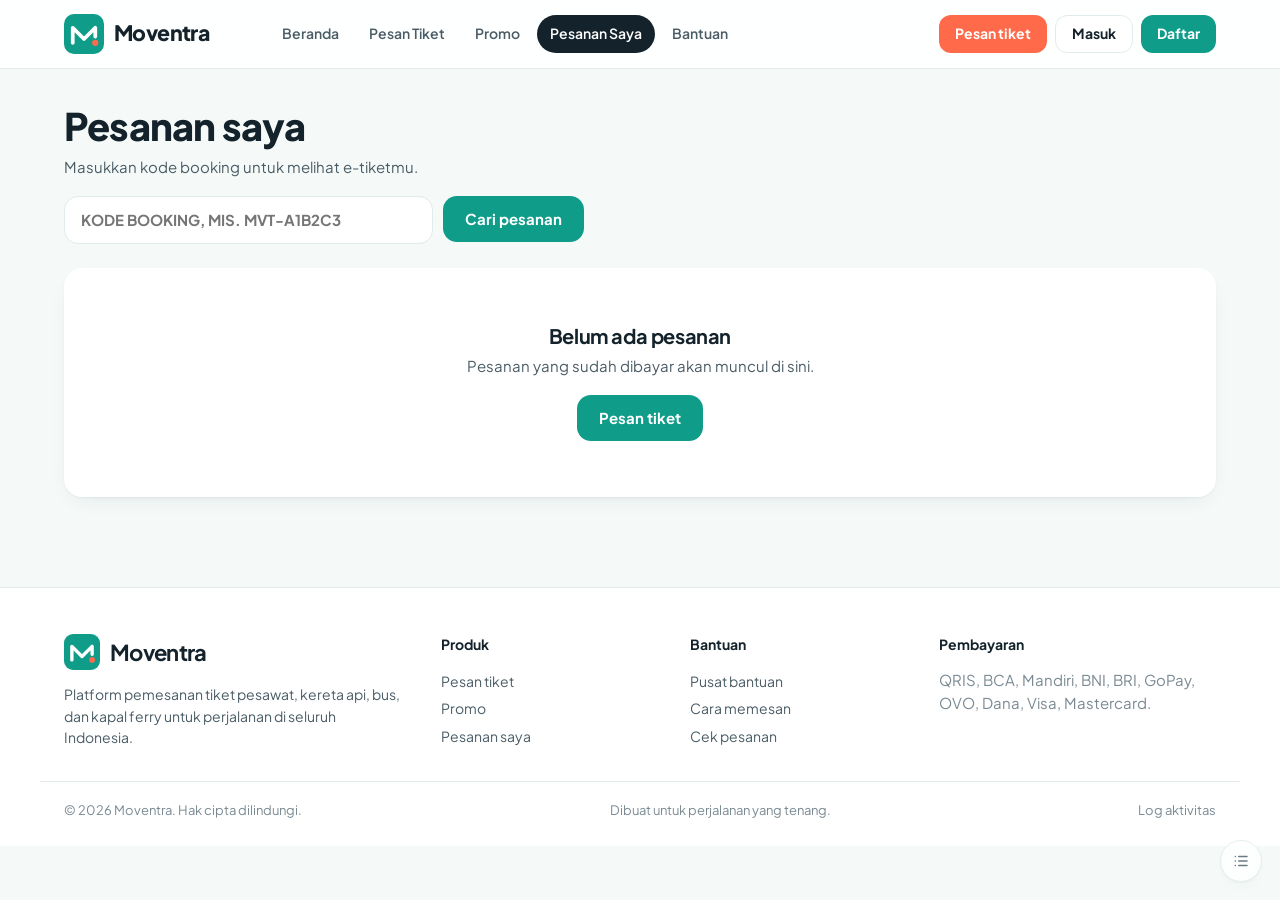
<file: pesanan.html>
<!DOCTYPE html>
<html lang="id">
<head>
<meta charset="UTF-8">
<meta name="viewport" content="width=device-width, initial-scale=1">
<title>Pesanan Saya – Moventra</title>
<meta name="description" content="Pesan tiket pesawat, kereta api, bus, dan kapal ferry dalam satu tempat. Bandingkan harga dan berangkat dengan tenang.">
<link rel="icon" href="data:image/svg+xml,%3Csvg xmlns='http://www.w3.org/2000/svg' viewBox='0 0 64 64'%3E%3Crect width='64' height='64' rx='16' fill='%230F9D8A'/%3E%3Cpath d='M14 46V22l18 18 18-18v14' fill='none' stroke='%23fff' stroke-width='6' stroke-linecap='round' stroke-linejoin='round'/%3E%3Ccircle cx='50' cy='46' r='5' fill='%23FF6B4A'/%3E%3C/svg%3E">
<link rel="preconnect" href="https://fonts.googleapis.com">
<link rel="preconnect" href="https://fonts.gstatic.com" crossorigin>
<link href="https://fonts.googleapis.com/css2?family=Plus+Jakarta+Sans:wght@400;500;600;700;800&display=swap" rel="stylesheet">
<link rel="stylesheet" href="style.css">
</head>
<body data-page="orders">

<svg width="0" height="0" style="position:absolute" aria-hidden="true">
  <symbol id="mark" viewBox="0 0 64 64">
    <rect width="64" height="64" rx="16" fill="#0F9D8A"/>
    <path d="M14 46V22l18 18 18-18v14" fill="none" stroke="#FFFFFF" stroke-width="6" stroke-linecap="round" stroke-linejoin="round"/>
    <circle cx="50" cy="46" r="5" fill="#FF6B4A"/>
  </symbol>
</svg>

<header class="nav" id="nav">
  <div class="wrap nav-in">
    <a href="index.html" class="logo" aria-label="Moventra beranda">
      <svg viewBox="0 0 270 64" height="40" role="img" aria-label="Moventra">
        <rect width="64" height="64" rx="16" fill="#0F9D8A"/>
        <path d="M14 46V22l18 18 18-18v14" fill="none" stroke="#FFFFFF" stroke-width="6" stroke-linecap="round" stroke-linejoin="round"/>
        <circle cx="50" cy="46" r="5" fill="#FF6B4A"/>
        <text x="80" y="43" font-family="'Plus Jakarta Sans','Segoe UI',Arial,sans-serif" font-size="34" font-weight="800" letter-spacing="-1" fill="#14232B">Moventra</text>
      </svg>
    </a>
    <nav class="menu" id="menu" aria-label="Menu utama">
      <a href="index.html">Beranda</a>
      <a href="pesan.html">Pesan Tiket</a>
      <a href="promo.html">Promo</a>
      <a href="pesanan.html" class="on">Pesanan Saya</a>
      <a href="bantuan.html">Bantuan</a>
    </nav>
    <div class="nav-act">
      <a class="btn coral sm" href="pesan.html">Pesan tiket</a>
      <button class="btn ghost sm" id="btnLogin">Masuk</button>
      <button class="btn sm" id="btnRegister">Daftar</button>
      <button class="burger" id="burger" aria-label="Buka menu" aria-expanded="false"><span></span><span></span><span></span></button>
    </div>
  </div>
</header>

<main>
<section class="view" id="view-orders">
  <div class="wrap">
    <div class="orders-head">
      <h1 id="ordTitle">Pesanan saya</h1>
      <p id="ordSub">Masukkan kode booking untuk melihat e-tiketmu.</p>
    </div>
    <form class="pnr" id="pnrForm">
      <input id="pnrIn" placeholder="Kode booking, mis. MVT-A1B2C3" aria-label="Kode booking" autocomplete="off">
      <button class="btn" type="submit">Cari pesanan</button>
    </form>
    <p class="form-err dark" id="pnrErr" role="alert" hidden></p>
    <div id="ordList" class="ord-list"></div>
    <div id="ticketView"></div>
  </div>
</section>
</main>

<footer class="foot">
  <div class="wrap foot-in">
    <div class="foot-brand">
      <a href="index.html" class="logo"><svg width="36" height="36"><use href="#mark"/></svg><b>Moventra</b></a>
      <p>Platform pemesanan tiket pesawat, kereta api, bus, dan kapal ferry untuk perjalanan di seluruh Indonesia.</p>
    </div>
    <div><h4>Produk</h4><a href="pesan.html">Pesan tiket</a><a href="promo.html">Promo</a><a href="pesanan.html">Pesanan saya</a></div>
    <div><h4>Bantuan</h4><a href="bantuan.html">Pusat bantuan</a><a href="bantuan.html">Cara memesan</a><a href="pesanan.html">Cek pesanan</a></div>
    <div><h4>Pembayaran</h4><p class="muted">QRIS, BCA, Mandiri, BNI, BRI, GoPay, OVO, Dana, Visa, Mastercard.</p></div>
  </div>
  <div class="wrap foot-bot"><span>© 2026 Moventra. Hak cipta dilindungi.</span><span>Dibuat untuk perjalanan yang tenang.</span></div>
</footer>

<div class="toast" id="toast" role="status" aria-live="polite"></div>
<div class="modal" id="modal" hidden><div class="modal-box" role="dialog" aria-modal="true" aria-labelledby="mTitle"><h3 id="mTitle"></h3><p id="mBody"></p><div id="mExtra"></div><button class="btn full" id="mClose" type="button">Tutup</button></div></div>

<script src="script.js"></script>
</body>
</html>
</file>
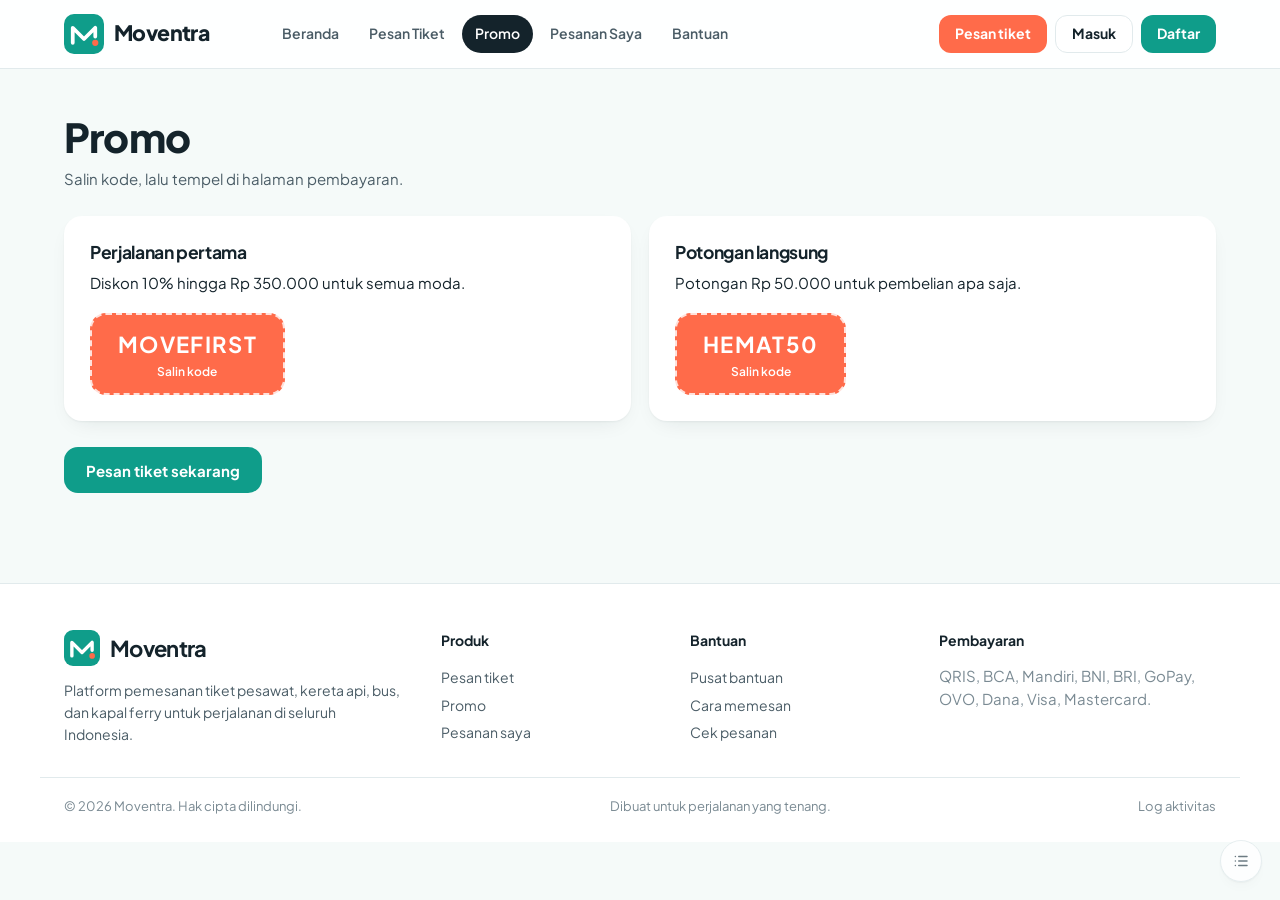
<file: promo.html>
<!DOCTYPE html>
<html lang="id">
<head>
<meta charset="UTF-8">
<meta name="viewport" content="width=device-width, initial-scale=1">
<title>Promo – Moventra</title>
<meta name="description" content="Pesan tiket pesawat, kereta api, bus, dan kapal ferry dalam satu tempat. Bandingkan harga dan berangkat dengan tenang.">
<link rel="icon" href="data:image/svg+xml,%3Csvg xmlns='http://www.w3.org/2000/svg' viewBox='0 0 64 64'%3E%3Crect width='64' height='64' rx='16' fill='%230F9D8A'/%3E%3Cpath d='M14 46V22l18 18 18-18v14' fill='none' stroke='%23fff' stroke-width='6' stroke-linecap='round' stroke-linejoin='round'/%3E%3Ccircle cx='50' cy='46' r='5' fill='%23FF6B4A'/%3E%3C/svg%3E">
<link rel="preconnect" href="https://fonts.googleapis.com">
<link rel="preconnect" href="https://fonts.gstatic.com" crossorigin>
<link href="https://fonts.googleapis.com/css2?family=Plus+Jakarta+Sans:wght@400;500;600;700;800&display=swap" rel="stylesheet">
<link rel="stylesheet" href="style.css">
</head>
<body data-page="promo">

<svg width="0" height="0" style="position:absolute" aria-hidden="true">
  <symbol id="mark" viewBox="0 0 64 64">
    <rect width="64" height="64" rx="16" fill="#0F9D8A"/>
    <path d="M14 46V22l18 18 18-18v14" fill="none" stroke="#FFFFFF" stroke-width="6" stroke-linecap="round" stroke-linejoin="round"/>
    <circle cx="50" cy="46" r="5" fill="#FF6B4A"/>
  </symbol>
</svg>

<header class="nav" id="nav">
  <div class="wrap nav-in">
    <a href="index.html" class="logo" aria-label="Moventra beranda">
      <svg viewBox="0 0 270 64" height="40" role="img" aria-label="Moventra">
        <rect width="64" height="64" rx="16" fill="#0F9D8A"/>
        <path d="M14 46V22l18 18 18-18v14" fill="none" stroke="#FFFFFF" stroke-width="6" stroke-linecap="round" stroke-linejoin="round"/>
        <circle cx="50" cy="46" r="5" fill="#FF6B4A"/>
        <text x="80" y="43" font-family="'Plus Jakarta Sans','Segoe UI',Arial,sans-serif" font-size="34" font-weight="800" letter-spacing="-1" fill="#14232B">Moventra</text>
      </svg>
    </a>
    <nav class="menu" id="menu" aria-label="Menu utama">
      <a href="index.html">Beranda</a>
      <a href="pesan.html">Pesan Tiket</a>
      <a href="promo.html" class="on">Promo</a>
      <a href="pesanan.html">Pesanan Saya</a>
      <a href="bantuan.html">Bantuan</a>
    </nav>
    <div class="nav-act">
      <a class="btn coral sm" href="pesan.html">Pesan tiket</a>
      <button class="btn ghost sm" id="btnLogin">Masuk</button>
      <button class="btn sm" id="btnRegister">Daftar</button>
      <button class="burger" id="burger" aria-label="Buka menu" aria-expanded="false"><span></span><span></span><span></span></button>
    </div>
  </div>
</header>

<main>
<section class="view" id="view-promo">
  <div class="wrap sec" style="padding-top:44px">
    <div class="sec-head"><h1 class="pg-t">Promo</h1><p>Salin kode, lalu tempel di halaman pembayaran.</p></div>
    <div class="promo-cards">
      <article><h3>Perjalanan pertama</h3><p>Diskon 10% hingga Rp 350.000 untuk semua moda.</p><button class="code" data-code="MOVEFIRST" type="button"><b>MOVEFIRST</b><span>Salin kode</span></button></article>
      <article><h3>Potongan langsung</h3><p>Potongan Rp 50.000 untuk pembelian apa saja.</p><button class="code" data-code="HEMAT50" type="button"><b>HEMAT50</b><span>Salin kode</span></button></article>
    </div>
    <a class="btn" href="pesan.html" style="margin-top:26px">Pesan tiket sekarang</a>
  </div>
</section>
</main>

<footer class="foot">
  <div class="wrap foot-in">
    <div class="foot-brand">
      <a href="index.html" class="logo"><svg width="36" height="36"><use href="#mark"/></svg><b>Moventra</b></a>
      <p>Platform pemesanan tiket pesawat, kereta api, bus, dan kapal ferry untuk perjalanan di seluruh Indonesia.</p>
    </div>
    <div><h4>Produk</h4><a href="pesan.html">Pesan tiket</a><a href="promo.html">Promo</a><a href="pesanan.html">Pesanan saya</a></div>
    <div><h4>Bantuan</h4><a href="bantuan.html">Pusat bantuan</a><a href="bantuan.html">Cara memesan</a><a href="pesanan.html">Cek pesanan</a></div>
    <div><h4>Pembayaran</h4><p class="muted">QRIS, BCA, Mandiri, BNI, BRI, GoPay, OVO, Dana, Visa, Mastercard.</p></div>
  </div>
  <div class="wrap foot-bot"><span>© 2026 Moventra. Hak cipta dilindungi.</span><span>Dibuat untuk perjalanan yang tenang.</span></div>
</footer>

<div class="toast" id="toast" role="status" aria-live="polite"></div>
<div class="modal" id="modal" hidden><div class="modal-box" role="dialog" aria-modal="true" aria-labelledby="mTitle"><h3 id="mTitle"></h3><p id="mBody"></p><div id="mExtra"></div><button class="btn full" id="mClose" type="button">Tutup</button></div></div>

<script src="script.js"></script>
</body>
</html>
</file>
<file: style.css>
:root{
  --teal:#0F9D8A;--teal-d:#0A7A6B;--teal-l:#E3F5F2;--coral:#FF6B4A;--coral-d:#E8512F;
  --ink:#14232B;--ink-2:#4A5C66;--mute:#7A8A93;--line:#E1EAEC;--bg:#F5FAF9;--card:#fff;
  --amber:#B7791F;--r:18px;--sh:0 1px 2px rgba(20,35,43,.05),0 8px 24px -12px rgba(20,35,43,.14);
  --sh2:0 2px 4px rgba(20,35,43,.06),0 20px 40px -18px rgba(20,35,43,.28);
  --f:'Plus Jakarta Sans','Segoe UI',system-ui,Arial,sans-serif}
*{box-sizing:border-box;margin:0}
html{scroll-behavior:smooth}
body{font:400 15px/1.55 var(--f);color:var(--ink);background:var(--bg);-webkit-font-smoothing:antialiased}
[hidden]{display:none!important}
a{color:inherit;text-decoration:none}
button,input,select{font:inherit;color:inherit}
button{cursor:pointer}
:focus-visible{outline:3px solid rgba(15,157,138,.45);outline-offset:2px;border-radius:8px}
.wrap{max-width:1200px;margin:0 auto;padding:0 24px}
h1,h2,h3{letter-spacing:-.02em;line-height:1.2}
.muted{color:var(--mute)}
.num,.price,time{font-variant-numeric:tabular-nums}

/* nav */
.nav{position:sticky;top:0;z-index:50;background:rgba(255,255,255,.88);backdrop-filter:blur(14px);border-bottom:1px solid var(--line)}
.nav-in{display:flex;align-items:center;gap:28px;height:68px}
.logo{display:flex;align-items:center;gap:10px;font-weight:800;font-size:22px;letter-spacing:-.03em}
.logo svg{display:block}
.menu{display:flex;gap:4px;margin-left:8px;flex:1}
.menu a{padding:8px 13px;border-radius:999px;font-weight:600;font-size:14px;color:var(--ink-2);transition:.18s}
.menu a:hover{background:var(--teal-l);color:var(--teal-d)}
.menu a.on{background:var(--ink);color:#fff}
.nav-act{display:flex;gap:8px;align-items:center}
.burger{display:none;width:42px;height:42px;border:1px solid var(--line);background:#fff;border-radius:12px;flex-direction:column;justify-content:center;align-items:center;gap:4px}
.burger span{width:18px;height:2px;background:var(--ink);border-radius:2px}

/* buttons */
.btn{display:inline-flex;align-items:center;justify-content:center;gap:8px;border:0;background:var(--teal);color:#fff;font-weight:700;padding:0 22px;height:46px;border-radius:14px;transition:.18s;white-space:nowrap}
.btn:hover{background:var(--teal-d);transform:translateY(-1px)}
.btn:active{transform:none}
.btn.sm{height:38px;padding:0 16px;font-size:14px;border-radius:12px}
.btn.lg{height:58px;font-size:16px;padding:0 30px}
.btn.ghost{background:#fff;color:var(--ink);border:1.5px solid var(--line)}
.btn.ghost:hover{border-color:var(--teal);color:var(--teal-d);background:#fff}
.btn.coral{background:var(--coral)}.btn.coral:hover{background:var(--coral-d)}
.btn.full{width:100%}
.link{background:none;border:0;color:var(--teal-d);font-weight:700;font-size:13px}

/* hero */
.hero{position:relative;background:linear-gradient(160deg,#0B3B3A 0%,#0F6F66 55%,#0F9D8A 120%);color:#fff;padding:64px 0 56px}
.hero-path{position:absolute;inset:0;width:100%;height:100%;overflow:hidden}
.hero-in{position:relative}
.hero h1{font-size:clamp(34px,5.4vw,60px);font-weight:800;max-width:15ch;letter-spacing:-.035em;line-height:1.04}
.lead{max-width:52ch;margin:18px 0 34px;font-size:17px;color:rgba(255,255,255,.82)}
.search{background:#fff;color:var(--ink);border-radius:24px;padding:14px 14px 16px;box-shadow:var(--sh2);position:relative}
.tabs{display:flex;gap:6px;padding:4px 4px 14px;overflow-x:auto}
.tab{border:0;background:transparent;padding:9px 18px;border-radius:999px;font-weight:700;font-size:14px;color:var(--ink-2);white-space:nowrap;transition:.18s}
.tab:hover{background:var(--teal-l)}
.tab.on{background:var(--ink);color:#fff}
.fields{display:grid;grid-template-columns:1fr 44px 1fr 170px 140px auto;gap:0;align-items:stretch;border:1.5px solid var(--line);border-radius:18px;padding:0}
.field{display:flex;flex-direction:column;justify-content:center;padding:12px 18px;min-width:0;position:relative;transition:.15s;border-radius:16px}
.field+.field,.swap+.field{border-left:0}
.field.narrow{border-left:1.5px solid var(--line);border-radius:0}
.field:focus-within{background:var(--teal-l)}
.field span{font-size:12px;font-weight:600;color:var(--mute)}
.field input,.field select{border:0;background:transparent;outline:0;font-weight:700;font-size:16px;width:100%;padding:2px 0;min-width:0}
.swap{align-self:center;width:38px;height:38px;border-radius:50%;border:1.5px solid var(--line);background:#fff;color:var(--teal-d);display:grid;place-items:center;margin:0 -3px;z-index:2;transition:.25s}
.swap:hover{background:var(--teal);color:#fff;transform:rotate(180deg)}
.go{margin:6px;height:auto;border-radius:14px}
.form-err{margin:10px 6px 0;color:#B42318;font-weight:600;font-size:14px}
.form-err.dark{margin:10px 0}

/* sections */
.sec{padding:88px 24px 0}
.hero+.sec{padding-top:72px}
.sec-head{margin-bottom:26px}
.sec-head h2{font-size:clamp(26px,3.2vw,36px);font-weight:800}
.sec-head p{color:var(--ink-2);margin-top:6px}

.route-grid{display:grid;grid-template-columns:repeat(4,1fr);gap:18px}
.route{background:var(--card);border-radius:var(--r);overflow:hidden;box-shadow:var(--sh);text-align:left;border:0;padding:0;transition:.25s;display:flex;flex-direction:column}
.route:hover{transform:translateY(-4px);box-shadow:var(--sh2)}
.route .art{height:128px;position:relative}
.route .art svg{position:absolute;inset:0;width:100%;height:100%}
.route .md{position:absolute;left:12px;top:12px;background:rgba(255,255,255,.92);border-radius:999px;padding:3px 11px;font-size:12px;font-weight:700}
.route .bd{padding:16px 18px 18px}
.route h3{font-size:18px;font-weight:800;display:flex;align-items:center;gap:8px}
.route h3 i{color:var(--coral);font-style:normal}
.route p{color:var(--mute);font-size:13px;margin:2px 0 14px}
.route .fr{font-size:12px;color:var(--mute)}
.route .fr b{display:block;color:var(--ink);font-size:18px;font-weight:800}

.promo{display:flex;align-items:center;justify-content:space-between;gap:24px;margin-top:80px;background:linear-gradient(110deg,#FF6B4A,#FF8E5E);color:#fff;border-radius:28px;padding:34px 40px;position:relative;overflow:hidden}
.promo::after{content:"";position:absolute;right:190px;top:-30px;width:200px;height:200px;border-radius:50%;border:30px solid rgba(255,255,255,.14)}
.promo h2{font-size:clamp(22px,2.6vw,30px);font-weight:800;max-width:24ch}
.promo p{margin-top:8px;opacity:.92}
.code{position:relative;z-index:1;border:2px dashed rgba(255,255,255,.8);background:rgba(255,255,255,.12);color:#fff;border-radius:16px;padding:12px 26px;display:flex;flex-direction:column;align-items:center;gap:2px;transition:.18s}
.code:hover{background:rgba(255,255,255,.24)}
.code b{font-size:22px;letter-spacing:.06em}.code span{font-size:12px;font-weight:600}

.why{display:grid;grid-template-columns:repeat(4,1fr);gap:18px}
.why article{background:var(--card);border-radius:var(--r);padding:26px;box-shadow:var(--sh)}
.ic{display:grid;place-items:center;width:48px;height:48px;border-radius:14px;background:var(--teal-l);color:var(--teal-d);margin-bottom:16px}
.ic svg{width:24px;height:24px;fill:none;stroke:currentColor;stroke-width:2;stroke-linecap:round;stroke-linejoin:round}
.why h3{font-size:17px;font-weight:800;margin-bottom:6px}.why p{color:var(--ink-2);font-size:14px}

.dest{display:grid;grid-template-columns:repeat(6,1fr);grid-auto-rows:150px;gap:16px}
.dest a{position:relative;border-radius:22px;overflow:hidden;color:#fff;display:flex;align-items:flex-end;padding:18px;transition:.25s}
.dest a:nth-child(1){grid-column:span 3;grid-row:span 2}
.dest a:nth-child(2){grid-column:span 3}
.dest a:nth-child(3){grid-column:span 3}
.dest a:nth-child(n+4){grid-column:span 2}
.dest a:hover{transform:scale(1.015)}
.dest svg{position:absolute;inset:0;width:100%;height:100%}
.dest a::after{content:"";position:absolute;inset:0;background:linear-gradient(0deg,rgba(8,24,28,.7),transparent 60%)}
.dest div{position:relative;z-index:1}
.dest b{display:block;font-size:22px;font-weight:800;letter-spacing:-.02em}
.dest small{opacity:.9;font-weight:600}

.news{margin:88px auto 0;background:var(--teal-l);border-radius:28px;padding:36px 40px;display:flex;align-items:center;justify-content:space-between;gap:24px;flex-wrap:wrap}
.news h2{font-size:26px;font-weight:800}.news p{color:var(--ink-2);margin-top:6px}
.news-f{display:flex;gap:10px;flex:1;max-width:480px;min-width:260px}
.news-f input{flex:1;height:46px;border-radius:14px;border:1.5px solid transparent;padding:0 16px;background:#fff;min-width:0}
.news-f input:focus{outline:0;border-color:var(--teal)}

/* results */
.sumbar{background:#fff;border-bottom:1px solid var(--line)}
.sumbar-in{display:flex;align-items:center;justify-content:space-between;gap:16px;padding-top:22px;padding-bottom:14px}
.sumbar h1{font-size:26px;font-weight:800}.sumbar p{color:var(--ink-2);font-size:14px;margin-top:2px}
.dates{display:flex;gap:10px;overflow-x:auto;padding:4px 0 18px}
.dates button{flex:0 0 auto;min-width:112px;border:1.5px solid var(--line);background:#fff;border-radius:14px;padding:10px 14px;text-align:left;transition:.18s}
.dates button:hover{border-color:var(--teal)}
.dates button small{display:block;color:var(--mute);font-weight:600;font-size:12px}
.dates button b{font-size:15px}
.dates button.on{background:var(--ink);border-color:var(--ink);color:#fff}.dates button.on small{color:#9FB3BC}
.res-grid{display:grid;grid-template-columns:290px 1fr;gap:28px;padding-top:26px;padding-bottom:20px;align-items:start}
.filters{background:#fff;border-radius:var(--r);padding:22px;box-shadow:var(--sh);position:sticky;top:90px}
.f-head{display:flex;justify-content:space-between;align-items:center;margin-bottom:16px}.f-head h2{font-size:18px}
.f-search span,.filters legend{display:block;font-weight:700;font-size:13px;margin-bottom:8px;color:var(--ink)}
.f-search input{width:100%;height:42px;border:1.5px solid var(--line);border-radius:12px;padding:0 14px;margin-bottom:18px}
.f-search input:focus{outline:0;border-color:var(--teal);box-shadow:0 0 0 4px rgba(15,157,138,.14)}
fieldset{border:0;padding:0;margin:0 0 20px}
.chips{display:grid;grid-template-columns:1fr 1fr;gap:8px}
.chips button{border:1.5px solid var(--line);background:#fff;border-radius:12px;padding:8px;font-weight:700;font-size:13px;transition:.15s}
.chips button small{display:block;font-weight:500;color:var(--mute);font-size:11px}
.chips button.on{background:var(--teal-l);border-color:var(--teal);color:var(--teal-d)}
.checks label{display:flex;align-items:center;gap:10px;padding:6px 0;font-size:14px;font-weight:500;cursor:pointer}
.checks em{margin-left:auto;font-style:normal;color:var(--mute);font-size:12px}
input[type=checkbox]{appearance:none;width:20px;height:20px;border:1.5px solid #B7C5CB;border-radius:6px;display:grid;place-content:center;flex:0 0 auto;background:#fff;transition:.12s}
input[type=checkbox]:checked{background:var(--teal);border-color:var(--teal)}
input[type=checkbox]:checked::after{content:"";width:9px;height:5px;border:2.5px solid #fff;border-top:0;border-right:0;transform:rotate(-45deg) translate(1px,-1px)}
input[type=range]{width:100%;accent-color:var(--teal)}
legend output{float:right;color:var(--teal-d);margin-left:10px}
.close-f,.open-f{display:none}
.res-bar{display:flex;justify-content:space-between;align-items:center;gap:12px;margin-bottom:16px;flex-wrap:wrap}
.res-bar p{font-weight:700}
.sortrow{display:flex;gap:10px;align-items:center}
.sortrow label{font-size:13px;font-weight:600;color:var(--ink-2);display:flex;align-items:center;gap:8px}
.sortrow select{height:40px;border:1.5px solid var(--line);border-radius:12px;background:#fff;padding:0 12px;font-weight:600}
.tickets{display:flex;flex-direction:column;gap:14px}
.tk{background:#fff;border-radius:var(--r);box-shadow:var(--sh);display:grid;grid-template-columns:1fr auto;transition:.2s;position:relative;overflow:hidden}
.tk:hover{box-shadow:var(--sh2)}
.tk-main{padding:20px 24px;display:grid;grid-template-columns:150px 1fr;gap:22px;align-items:center}
.op{display:flex;align-items:center;gap:12px}
.op i{width:42px;height:42px;border-radius:12px;display:grid;place-items:center;color:#fff;font-style:normal;font-weight:800;font-size:13px;flex:0 0 auto}
.op b{display:block;font-size:15px;line-height:1.2}.op small{color:var(--mute);font-size:12px}
.trip{display:grid;grid-template-columns:auto 1fr auto;gap:18px;align-items:center}
.trip time{font-size:24px;font-weight:800;letter-spacing:-.02em;display:block}
.trip small{color:var(--mute);font-weight:600;font-size:12px}
.trip .r{text-align:right}
.line{text-align:center;font-size:12px;color:var(--ink-2);font-weight:600}
.line div{height:2px;background:repeating-linear-gradient(90deg,#B7C5CB 0 5px,transparent 5px 9px);margin:6px 0;position:relative}
.line div::before,.line div::after{content:"";position:absolute;top:-3px;width:8px;height:8px;border-radius:50%;background:var(--teal)}
.line div::before{left:0}.line div::after{right:0;background:var(--coral)}
.tk-buy{border-left:2px dashed var(--line);padding:20px 26px;display:flex;flex-direction:column;justify-content:center;align-items:flex-end;gap:10px;min-width:210px;position:relative}
.tk-buy::before,.tk-buy::after{content:"";position:absolute;left:-11px;width:20px;height:20px;border-radius:50%;background:var(--bg)}
.tk-buy::before{top:-10px}.tk-buy::after{bottom:-10px}
.price{font-size:22px;font-weight:800;color:var(--coral-d);letter-spacing:-.02em}
.price small{font-size:12px;color:var(--mute);font-weight:600}
.tk-foot{grid-column:1/-1;background:#F2F8F7;padding:10px 24px;display:flex;gap:8px;flex-wrap:wrap;align-items:center;font-size:12.5px;font-weight:600;color:var(--ink-2)}
.tag{background:#fff;border:1px solid var(--line);border-radius:999px;padding:2px 10px}
.tag.ok{background:#E8F8F1;border-color:#BFEBD6;color:#0B7A52}
.tag.warn{background:#FFF6E5;border-color:#F6DDA8;color:var(--amber)}
.tk-foot .rt{margin-left:auto}
.empty{background:#fff;border-radius:var(--r);padding:56px 24px;text-align:center;box-shadow:var(--sh)}
.empty h3{font-size:20px;margin-bottom:6px}.empty p{color:var(--ink-2);margin-bottom:18px}

/* checkout */
.steps{display:flex;gap:10px;list-style:none;padding:26px 0 8px;flex-wrap:wrap}
.steps li{display:flex;align-items:center;gap:10px;font-weight:700;font-size:14px;color:var(--mute);padding-right:22px;position:relative}
.steps li span{display:grid;place-items:center;width:30px;height:30px;border-radius:50%;background:#E8EFF1;font-size:13px}
.steps li.on{color:var(--ink)}.steps li.on span{background:var(--teal);color:#fff}
.steps li.done{color:var(--teal-d)}.steps li.done span{background:var(--teal-l);color:var(--teal-d)}
.co-grid{display:grid;grid-template-columns:1fr 380px;gap:26px;padding-top:12px;padding-bottom:20px;align-items:start}
.co-main{display:flex;flex-direction:column;gap:18px}
.card{background:#fff;border-radius:var(--r);box-shadow:var(--sh);padding:26px}
.card h2{font-size:19px;font-weight:800}.card .sub{color:var(--ink-2);font-size:14px;margin:2px 0 16px}
.card h2+.fld,.card h2+.row2,.card h2+.opt,.card h2+.pays{margin-top:16px}
.row2{display:grid;grid-template-columns:1fr 1fr;gap:14px}
.fld{display:block;margin-bottom:14px}
.fld span{display:block;font-size:13px;font-weight:700;margin-bottom:6px}
.fld input,.fld select{width:100%;height:46px;border:1.5px solid var(--line);border-radius:12px;padding:0 14px;background:#fff;transition:.15s}
.fld input:focus,.fld select:focus{outline:0;border-color:var(--teal);box-shadow:0 0 0 4px rgba(15,157,138,.14)}
.fld.bad input,.fld.bad select{border-color:#D92D20;background:#FFF8F7}
.fld.bad::after{content:"Lengkapi kolom ini dengan benar.";font-size:12px;color:#B42318;font-weight:600}
.pax-t{display:flex;justify-content:space-between;align-items:center;margin-bottom:14px}
.opt{display:flex;align-items:center;gap:14px;padding:14px 16px;border:1.5px solid var(--line);border-radius:14px;margin-bottom:10px;cursor:pointer;transition:.15s}
.opt:hover{border-color:var(--teal)}
.opt span{flex:1}.opt b{display:block;font-size:14px}.opt small{color:var(--ink-2)}.opt em{font-style:normal;font-weight:800;font-size:14px}
.pays{display:grid;grid-template-columns:repeat(4,1fr);gap:10px}
.pays button{border:1.5px solid var(--line);background:#fff;border-radius:14px;padding:14px 10px;font-weight:800;font-size:14px;text-align:center;transition:.15s}
.pays small{display:block;font-weight:500;color:var(--mute);font-size:11.5px;margin-top:2px}
.pays button.on{border-color:var(--teal);background:var(--teal-l);color:var(--teal-d)}
.sticky{position:sticky;top:90px;padding:0;overflow:hidden}
.s-top{background:linear-gradient(150deg,#0B3B3A,#0F7468);color:#fff;padding:22px 24px}
.s-top small{opacity:.8;font-weight:600}
.s-route{display:flex;align-items:center;justify-content:space-between;margin:8px 0 4px}
.s-route b{font-size:30px;letter-spacing:-.03em}.s-route span{opacity:.6}
.s-bot{padding:20px 24px 24px}
.s-bot dl{display:grid;grid-template-columns:1fr auto;gap:8px 12px;font-size:14px;margin-bottom:14px}
.s-bot dd{text-align:right;font-weight:700;margin:0;font-variant-numeric:tabular-nums}
.s-bot .ok{color:#0B7A52}
.promo-in{display:flex;gap:8px;margin-bottom:16px}
.promo-in input{flex:1;height:40px;border:1.5px dashed #B7C5CB;border-radius:12px;padding:0 12px;text-transform:uppercase;font-weight:700;min-width:0}
.promo-in input:focus{outline:0;border-color:var(--teal)}
.total{display:flex;justify-content:space-between;align-items:flex-end;border-top:1px dashed var(--line);padding-top:16px;margin-bottom:16px}
.total small{color:var(--ink-2);font-weight:600}.total b{font-size:28px;color:var(--coral-d);letter-spacing:-.03em}
.timer{text-align:center;font-size:13px;color:var(--ink-2);margin-top:12px;font-weight:600}

/* orders & e-ticket */
.orders-head{padding:34px 0 18px}.orders-head h1{font-size:clamp(26px,3.4vw,38px);font-weight:800}.orders-head p{color:var(--ink-2);margin-top:6px}
.pnr{display:flex;gap:10px;max-width:520px}
.pnr input{flex:1;height:48px;border:1.5px solid var(--line);border-radius:14px;padding:0 16px;font-weight:700;text-transform:uppercase;background:#fff;min-width:0}
.pnr input:focus{outline:0;border-color:var(--teal);box-shadow:0 0 0 4px rgba(15,157,138,.14)}
.ord-list{display:grid;gap:10px;margin:24px 0}
.ord{display:flex;align-items:center;gap:16px;background:#fff;border-radius:16px;padding:14px 18px;box-shadow:var(--sh);text-align:left;border:0;width:100%;transition:.18s}
.ord:hover{transform:translateX(3px)}
.ord b{display:block}.ord small{color:var(--ink-2)}.ord em{margin-left:auto;font-style:normal;font-weight:800;color:var(--teal-d)}
.eticket{display:grid;grid-template-columns:1fr 300px;background:#fff;border-radius:26px;box-shadow:var(--sh2);margin:26px 0 20px;overflow:hidden;position:relative}
.et-l{padding:30px 34px}
.et-top{display:flex;justify-content:space-between;align-items:center;gap:12px;flex-wrap:wrap;margin-bottom:26px}
.et-big{display:grid;grid-template-columns:auto 1fr auto;gap:22px;align-items:center;margin-bottom:26px}
.et-big b{display:block;font-size:clamp(34px,5vw,52px);letter-spacing:-.04em;line-height:1}
.et-big small{color:var(--ink-2);font-weight:600}.et-big .r{text-align:right}
.et-info{display:grid;grid-template-columns:repeat(auto-fit,minmax(130px,1fr));gap:12px}
.et-info div{background:#F2F8F7;border-radius:14px;padding:12px 14px}
.et-info small{display:block;color:var(--mute);font-size:12px;font-weight:600}.et-info b{font-size:14px}
.et-r{border-left:2px dashed var(--line);padding:30px;display:flex;flex-direction:column;align-items:center;gap:14px;background:linear-gradient(180deg,#F2F8F7,#fff);text-align:center;position:relative}
.et-r::before,.et-r::after{content:"";position:absolute;left:-13px;width:24px;height:24px;border-radius:50%;background:var(--bg)}
.et-r::before{top:-12px}.et-r::after{bottom:-12px}
.qr{background:#fff;padding:12px;border-radius:16px;box-shadow:var(--sh)}
.qr svg{display:block;width:176px;height:176px}
.pnr-code{font-weight:800;font-size:20px;letter-spacing:.06em}
.et-acts{display:flex;gap:10px;flex-wrap:wrap}

/* footer */
.foot{margin-top:90px;background:#fff;border-top:1px solid var(--line)}
.foot-in{display:grid;grid-template-columns:1.6fr 1fr 1fr 1.3fr;gap:36px;padding-top:46px;padding-bottom:30px}
.foot-brand p{margin-top:14px;color:var(--ink-2);max-width:34ch;font-size:14px}
.foot h4{font-size:14px;margin-bottom:12px}
.foot-in a:not(.logo){display:block;color:var(--ink-2);font-size:14px;padding:3px 0}.foot-in a:not(.logo):hover{color:var(--teal-d)}
.foot-bot{display:flex;justify-content:space-between;gap:12px;flex-wrap:wrap;padding-top:18px;padding-bottom:26px;border-top:1px solid var(--line);color:var(--mute);font-size:13px}

/* toast & modal */
.toast{position:fixed;left:50%;bottom:28px;transform:translate(-50%,30px);background:var(--ink);color:#fff;padding:12px 20px;border-radius:14px;font-weight:600;font-size:14px;opacity:0;pointer-events:none;transition:.3s;z-index:90;box-shadow:var(--sh2)}
.toast.on{opacity:1;transform:translate(-50%,0)}
.modal{position:fixed;inset:0;background:rgba(10,30,34,.55);backdrop-filter:blur(4px);display:grid;place-items:center;z-index:100;padding:20px}
.modal-box{background:#fff;border-radius:24px;padding:30px;max-width:420px;width:100%;box-shadow:var(--sh2);animation:pop .22s ease}
.modal-box h3{font-size:22px;margin-bottom:8px}.modal-box p{color:var(--ink-2);margin-bottom:18px}
#mExtra{margin-bottom:16px}
.pay-box{text-align:center;background:var(--teal-l);border-radius:16px;padding:16px}
.view:not([hidden]){animation:fade .35s ease}
@keyframes fade{from{opacity:0}to{opacity:1}}
@keyframes pop{from{transform:scale(.94);opacity:0}to{transform:none;opacity:1}}

/* responsive */
@media(max-width:1060px){
  .menu{display:none;position:absolute;top:68px;left:0;right:0;background:#fff;flex-direction:column;padding:12px 24px 18px;border-bottom:1px solid var(--line);margin:0}
  .menu.open{display:flex}
  .burger{display:flex}.nav-in{gap:12px}.logo{margin-right:auto}.menu{order:5}
  .route-grid,.why{grid-template-columns:repeat(2,1fr)}
  .fields{grid-template-columns:1fr 1fr;border:0;gap:10px}
  .swap{display:none}
  .field,.field.narrow{border:1.5px solid var(--line)!important;border-radius:14px}
  .go{grid-column:1/-1;margin:0;height:56px}
  
  .dest{grid-template-columns:repeat(2,1fr)}.dest a,.dest a:nth-child(n){grid-column:span 1;grid-row:auto}.dest a:nth-child(1){grid-column:span 2}
  .co-grid,.res-grid{grid-template-columns:1fr}
  .sticky{position:static}
  .foot-in{grid-template-columns:1fr 1fr}
  .eticket{grid-template-columns:1fr}.et-r{border-left:0;border-top:2px dashed var(--line)}
  .et-r::before,.et-r::after{display:none}
  .filters{position:fixed;inset:auto 0 0 0;top:auto;max-height:85vh;overflow:auto;z-index:80;border-radius:24px 24px 0 0;transform:translateY(105%);transition:.3s}
  .filters.open{transform:none;box-shadow:0 -20px 60px rgba(0,0,0,.3)}
  .close-f,.open-f{display:inline-flex}
}
@media(max-width:700px){
  .wrap{padding:0 16px}.sec{padding-left:16px;padding-right:16px}
  .fields{grid-template-columns:1fr}
  
  .route-grid,.why{grid-template-columns:1fr}
  .tk{grid-template-columns:1fr}
  .tk-main{grid-template-columns:1fr;gap:14px;padding:18px}
  .tk-buy{border-left:0;border-top:2px dashed var(--line);flex-direction:row;align-items:center;justify-content:space-between;min-width:0;padding:16px 18px}
  .tk-buy::before,.tk-buy::after{top:-10px;bottom:auto}.tk-buy::before{left:-10px}.tk-buy::after{left:auto;right:-10px}
  .trip time{font-size:20px}
  .row2,.pays{grid-template-columns:1fr 1fr}.row2{grid-template-columns:1fr}
  .promo,.news{padding:26px 22px;flex-direction:column;align-items:flex-start}
  .nav-act .btn.ghost{display:none}
  .foot-in{grid-template-columns:1fr}
  .et-l{padding:22px}.et-big{grid-template-columns:1fr auto 1fr;gap:10px}
}
@media(prefers-reduced-motion:reduce){*{animation:none!important;transition:none!important}html{scroll-behavior:auto}}

.nav-act .btn.coral{color:#fff}
.hero.slim{padding:44px 0 48px}.hero.slim h1{font-size:clamp(30px,4vw,44px);max-width:none}.hero.slim .lead{margin-bottom:24px}
.tiles{display:grid;grid-template-columns:repeat(4,1fr);gap:14px;max-width:960px}
.tile{background:rgba(255,255,255,.12);border:1.5px solid rgba(255,255,255,.28);border-radius:20px;padding:22px;transition:.2s;backdrop-filter:blur(6px)}
.tile:hover{background:#fff;color:var(--ink);transform:translateY(-3px)}
.tile b{display:block;font-size:19px;font-weight:800}.tile small{opacity:.8;font-weight:500}
.how{list-style:none;padding:0;display:grid;grid-template-columns:repeat(4,1fr);gap:16px;counter-reset:s;margin-bottom:10px}
.how li{background:#fff;border-radius:var(--r);padding:20px;box-shadow:var(--sh);counter-increment:s}
.how li::before{content:counter(s);display:grid;place-items:center;width:30px;height:30px;border-radius:50%;background:var(--teal);color:#fff;font-weight:800;font-size:14px;margin-bottom:12px}
.how b{display:block;margin-bottom:4px}.how span{color:var(--ink-2);font-size:14px}
.pg-t{font-size:clamp(28px,3.6vw,40px);font-weight:800}
.promo-cards{display:grid;grid-template-columns:repeat(2,1fr);gap:18px}
.promo-cards article{background:#fff;border-radius:var(--r);padding:26px;box-shadow:var(--sh);display:flex;flex-direction:column;gap:8px;align-items:flex-start}
.promo-cards .code{background:var(--coral);margin-top:10px}
.h-s{font-size:20px;font-weight:800;margin:30px 0 14px}
details{background:#fff;border-radius:14px;padding:16px 20px;box-shadow:var(--sh);margin-bottom:10px}
summary{font-weight:700;cursor:pointer}details p{color:var(--ink-2);margin-top:8px}
@media(max-width:1060px){.tiles,.how{grid-template-columns:repeat(2,1fr)}.nav-act .btn.coral{display:none}}
@media(max-width:700px){.tiles,.how,.promo-cards{grid-template-columns:1fr}}

.pills{display:flex;flex-wrap:wrap;gap:4px;background:#E6F3F1;border-radius:14px;padding:4px}
.pills button{border:0;background:transparent;padding:8px 14px;border-radius:10px;font-weight:700;font-size:13px;color:var(--ink-2);transition:.15s}
.pills button:hover{color:var(--teal-d)}.pills button.on{background:var(--teal);color:#fff}
.filters .pills{background:var(--teal-l)}.filters .pills button{padding:7px 12px}
.sumbar #searchPanel .search{margin:4px 0 14px;box-shadow:var(--sh);border:1px solid var(--line)}
.sortrow p{font-size:14px;color:var(--ink-2);font-weight:600}
.tk{display:block;padding:20px 24px 18px}
.tk-h{display:flex;align-items:center;gap:14px;margin-bottom:14px}
.tk-h i{width:46px;height:46px;border-radius:12px;display:grid;place-items:center;color:#fff;font-style:normal;font-weight:800;font-size:14px;flex:0 0 auto}
.tk-h b{font-size:17px;margin-right:8px}.tk-h small{display:block;color:var(--mute);font-size:12px;letter-spacing:.04em;margin-top:2px}
.badge{display:inline-block;background:var(--teal-l);color:var(--teal-d);font-size:12px;font-weight:700;border-radius:999px;padding:2px 10px}
.tk-bar{display:grid;grid-template-columns:auto 1fr auto;gap:22px;align-items:center;background:#F2F8F7;border-radius:14px;padding:14px 20px}
.tk-bar time{font-size:24px;font-weight:800;letter-spacing:-.02em;display:block}.tk-bar small{color:var(--ink-2);font-size:12px;font-weight:600}.tk-bar .r{text-align:right}
.tk details{background:none;box-shadow:none;padding:0;margin:12px 0 4px}
.tk summary{color:var(--teal-d);font-size:13px;font-weight:700}
.det{display:flex;flex-wrap:wrap;gap:8px;align-items:center;margin-top:10px;color:var(--ink-2);font-size:13px;font-weight:600}
.tk-f{display:flex;justify-content:space-between;align-items:center;gap:14px;flex-wrap:wrap;margin-top:8px}
.tk-f>span{color:var(--mute);font-size:13px}.tk-f>div{display:flex;align-items:center;gap:16px}
@media(max-width:700px){.tk{padding:16px}.tk-bar{gap:12px;padding:12px}.tk-bar time{font-size:19px}.pills{width:100%}.res-bar{align-items:stretch}}

.no-search .sumbar-in,.no-search .dates,.no-search .res-grid{display:none}
#emptyBox,#emptyHow{display:none}.no-search #emptyBox{display:block;padding-top:34px;padding-bottom:12px}.no-search #emptyHow{display:block;padding-top:40px}
#emptyBox p{color:var(--ink-2);margin-top:6px}
.fm{display:inline-flex;margin:0 4px 14px}
.field input::placeholder{font-weight:500;color:#9AA9B0}
.field>label{display:block;cursor:pointer}
.datebtn{border:0;background:transparent;text-align:left;font-weight:700;font-size:16px;padding:2px 0;width:100%;white-space:nowrap}
.datebtn.ph{color:#9AA9B0;font-weight:500}
.suggest{position:absolute;top:calc(100% + 8px);left:0;min-width:280px;max-height:300px;overflow:auto;background:#fff;border:1px solid var(--line);border-radius:16px;box-shadow:var(--sh2);padding:6px;z-index:60}
.suggest button{display:flex;flex-direction:column;align-items:flex-start;width:100%;border:0;background:transparent;border-radius:10px;padding:9px 12px;text-align:left}
.suggest button:hover,.suggest button:focus-visible{background:var(--teal-l)}
.suggest b{font-size:15px}.suggest small{color:var(--mute);font-size:12px}.suggest p{padding:12px;color:var(--ink-2);font-size:14px}
.cal{position:absolute;top:calc(100% + 8px);right:0;width:312px;background:#fff;border:1px solid var(--line);border-radius:18px;box-shadow:var(--sh2);padding:16px;z-index:70}
.cal-h{display:flex;align-items:center;justify-content:space-between;margin-bottom:10px}
.cal-h button{width:34px;height:34px;border-radius:10px;border:1.5px solid var(--line);background:#fff;font-size:18px;line-height:1}
.cal-h button:hover:not(:disabled){border-color:var(--teal);color:var(--teal-d)}.cal-h button:disabled{opacity:.35;cursor:not-allowed}
.cal-g{display:grid;grid-template-columns:repeat(7,1fr);gap:4px;text-align:center}
.cal-g .wd{font-size:11px;font-weight:700;color:var(--mute);padding:4px 0}
.cal-g button{aspect-ratio:1;border:0;background:transparent;border-radius:10px;font-weight:600;font-size:14px}
.cal-g button:hover:not(:disabled){background:var(--teal-l)}
.cal-g button.today{box-shadow:inset 0 0 0 1.5px var(--coral)}
.cal-g button.on{background:var(--teal);color:#fff}
.cal-g button:disabled{color:#C3CED3;cursor:not-allowed}
@media(max-width:700px){.suggest{min-width:0;right:0}.cal{left:0;right:auto;width:min(312px,calc(100vw - 48px))}}

.art img,.dest img{position:absolute;inset:0;width:100%;height:100%;object-fit:cover}
.sk{height:178px;border-radius:var(--r);background:linear-gradient(100deg,#fff 30%,#EAF3F1 50%,#fff 70%) #fff;background-size:200% 100%;animation:shim 1.1s linear infinite;box-shadow:var(--sh)}
@keyframes shim{to{background-position:-200% 0}}
.recent{margin-bottom:34px}.recent h3{font-size:18px;font-weight:800;margin-bottom:12px}
.recent div{display:flex;flex-wrap:wrap;gap:10px}
.rc{display:flex;flex-direction:column;align-items:flex-start;background:#fff;border:1.5px solid var(--line);border-radius:14px;padding:10px 16px;font-weight:700;transition:.15s}
.rc:hover{border-color:var(--teal);transform:translateY(-2px)}.rc small{color:var(--mute);font-weight:500;font-size:12px}
.qr.void{opacity:.25;filter:grayscale(1)}
@media print{.nav,.foot,.orders-head,.pnr,#backOrders,.et-acts,.toast,.modal,#pnrErr,.ord-list{display:none!important}body{background:#fff}.eticket{box-shadow:none;border:1px solid #ccc;margin:0}}

/* panel log aktivitas */
.logfab{position:fixed;right:18px;bottom:18px;z-index:55;width:42px;height:42px;border-radius:50%;border:1px solid var(--line);background:#fff;color:var(--ink-2);display:grid;place-items:center;box-shadow:var(--sh);opacity:.8;transition:.2s}
.logfab:hover{opacity:1;color:var(--teal-d);border-color:var(--teal)}
.logn{position:absolute;top:-5px;right:-5px;min-width:18px;height:18px;border-radius:9px;background:var(--teal);color:#fff;font-size:11px;font-weight:700;display:grid;place-items:center;padding:0 5px}
.loglink{border:0;background:none;color:var(--mute);font-size:13px;padding:0}.loglink:hover{color:var(--teal-d);text-decoration:underline}
.logwrap{position:fixed;inset:0;z-index:95}
.logbg{position:absolute;inset:0;background:rgba(10,30,34,.35)}
.logdrawer{position:absolute;top:0;right:0;bottom:0;width:min(460px,100vw);background:#fff;display:flex;flex-direction:column;box-shadow:-20px 0 50px rgba(0,0,0,.18);animation:slide .25s ease}
@keyframes slide{from{transform:translateX(30px);opacity:0}to{transform:none;opacity:1}}
.logdrawer header{display:flex;justify-content:space-between;gap:12px;padding:20px 22px 12px}
.logdrawer h2{font-size:20px;font-weight:800}.logdrawer header p{color:var(--ink-2);font-size:13px;margin-top:4px}
.lgx{border:0;background:#F2F8F7;width:34px;height:34px;border-radius:10px;font-size:20px;line-height:1;flex:0 0 auto}
.logtabs{display:flex;gap:5px;padding:0 22px 12px;overflow-x:auto;border-bottom:1px solid var(--line)}
.logtabs button{border:1.5px solid var(--line);background:#fff;border-radius:999px;padding:6px 10px;font-size:12.5px;font-weight:700;color:var(--ink-2);white-space:nowrap}
.logtabs button.on{background:var(--ink);border-color:var(--ink);color:#fff}
.logbody{flex:1;overflow:auto;padding:16px 22px;background:var(--bg);display:flex;flex-direction:column;gap:12px}
.logdrawer footer{padding:12px 22px;border-top:1px solid var(--line);text-align:right}
.lgempty{color:var(--ink-2);text-align:center;padding:40px 10px}
.lgcard{background:#fff;border-radius:14px;padding:14px 16px;box-shadow:var(--sh)}
.lg-h{display:flex;justify-content:space-between;align-items:center;margin-bottom:6px}
.lg-h time{color:var(--mute);font-size:12px}
.lg-tag{font-size:11px;font-weight:800;border-radius:999px;padding:2px 10px;background:var(--teal-l);color:var(--teal-d)}
.lg-tag.t-search{background:#FFEDE8;color:var(--coral-d)}.lg-tag.t-pointer{background:#EEF0FF;color:#4B52B8}.lg-tag.t-struct{background:#FFF6E5;color:var(--amber)}
.lgcard h3{font-size:16px;font-weight:800}.lgcard h3 small{color:var(--mute);font-weight:600;font-size:13px}
.lgcard p{font-size:13px;color:var(--ink-2);margin-top:4px}
.lg-m{display:grid;grid-template-columns:repeat(auto-fit,minmax(86px,1fr));gap:8px;margin:10px 0}
.lg-m div{background:#F2F8F7;border-radius:10px;padding:7px 10px}.lg-m dt{font-size:11px;color:var(--mute);font-weight:600}.lg-m dd{margin:0;font-weight:800;font-size:15px}
.lgcard details{background:none;box-shadow:none;padding:0;margin-top:8px}.lgcard summary{font-size:13px;color:var(--teal-d)}
.lg-s{margin:8px 0 0;padding:10px 10px 10px 30px;background:#0F2A30;color:#CFE9E4;border-radius:10px;font:12px/1.7 ui-monospace,Consolas,monospace;max-height:220px;overflow:auto}
.lg-s li{padding-left:2px;word-break:break-word}
@media print{.logfab,.logwrap,.loglink{display:none!important}}
</file>
